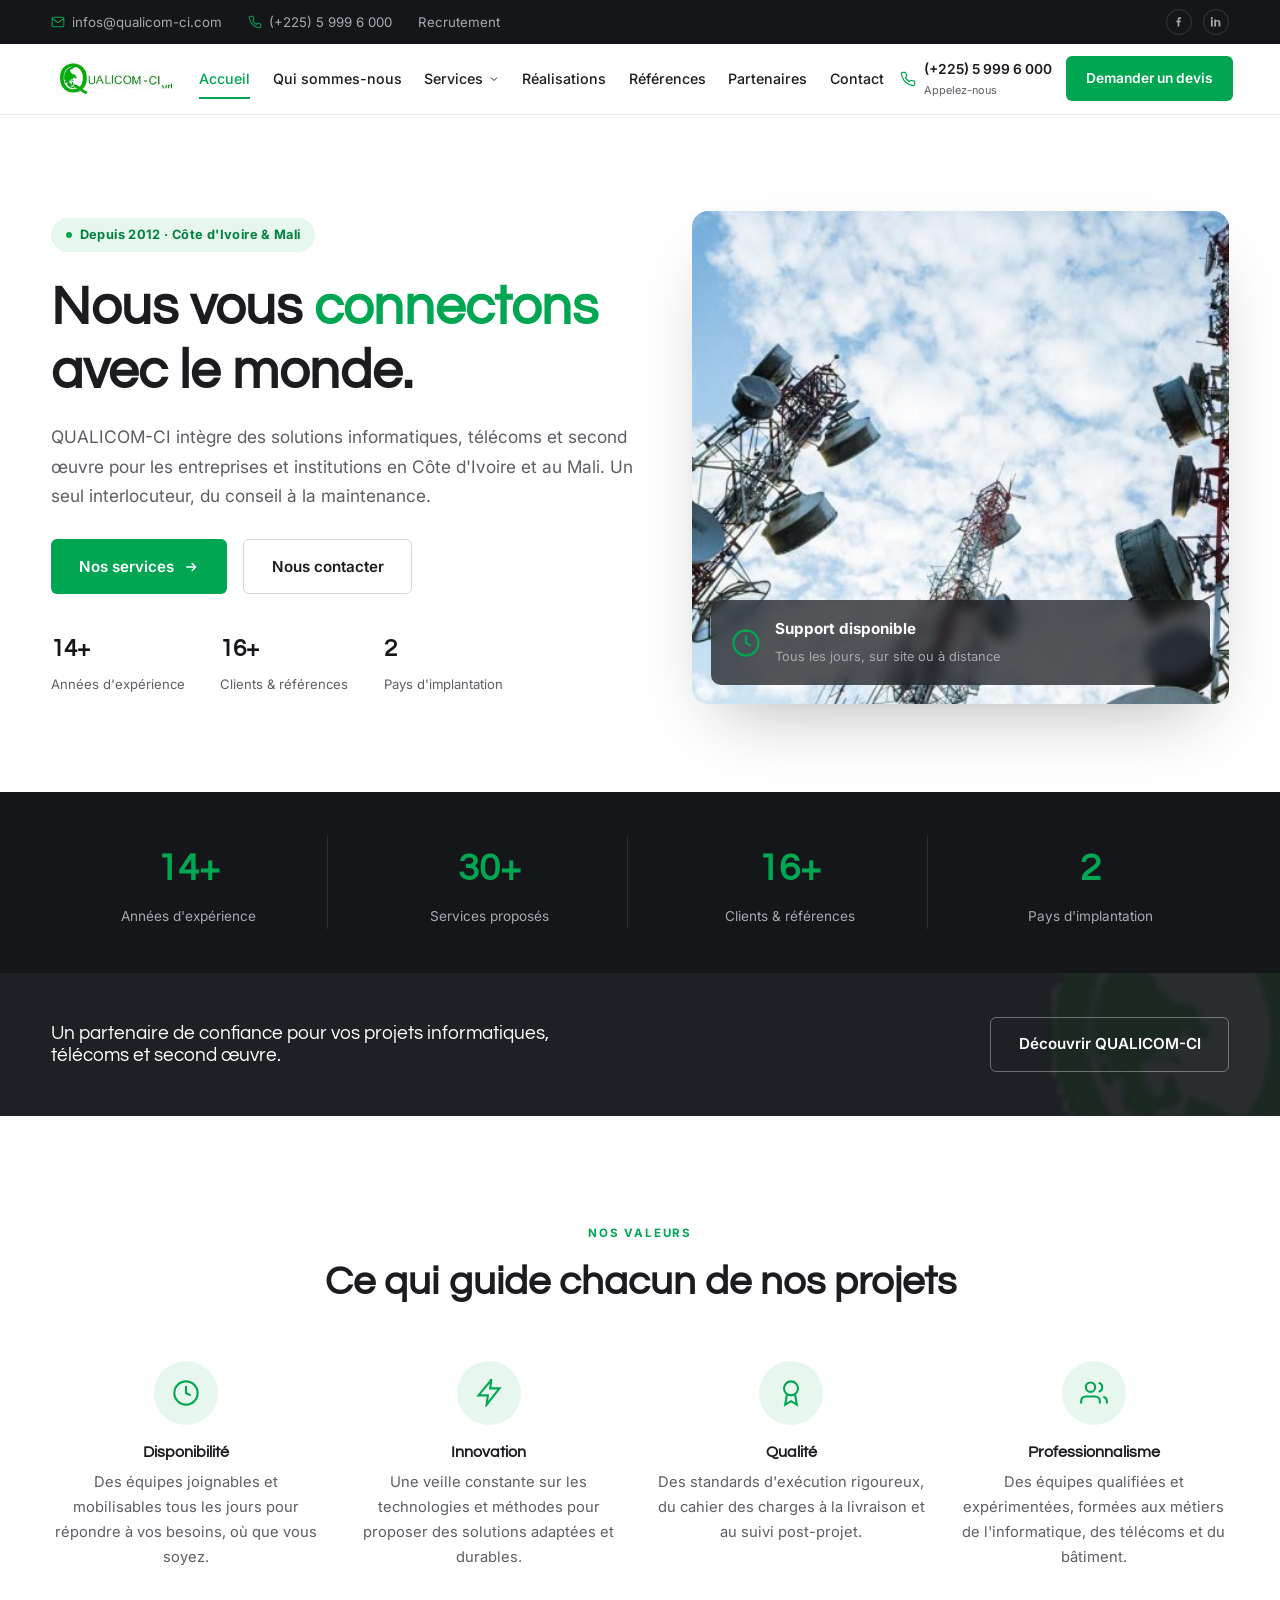
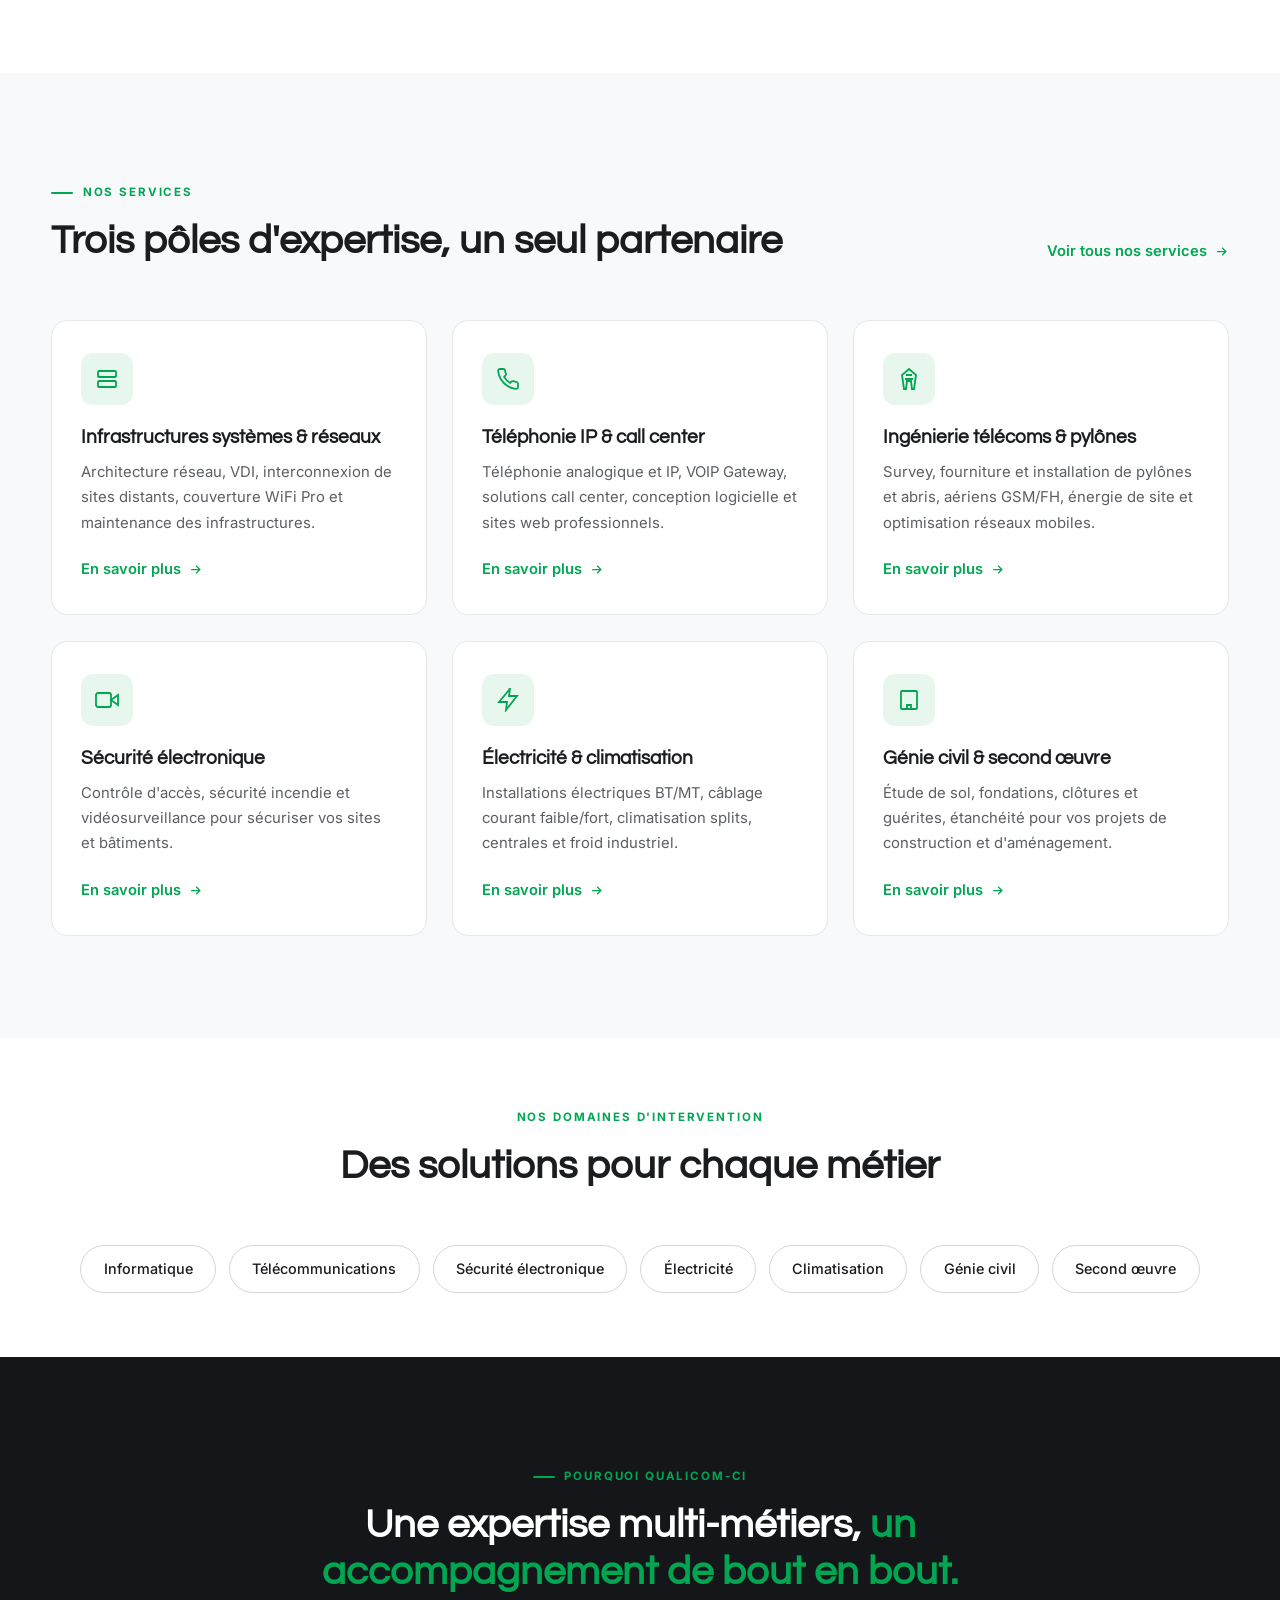
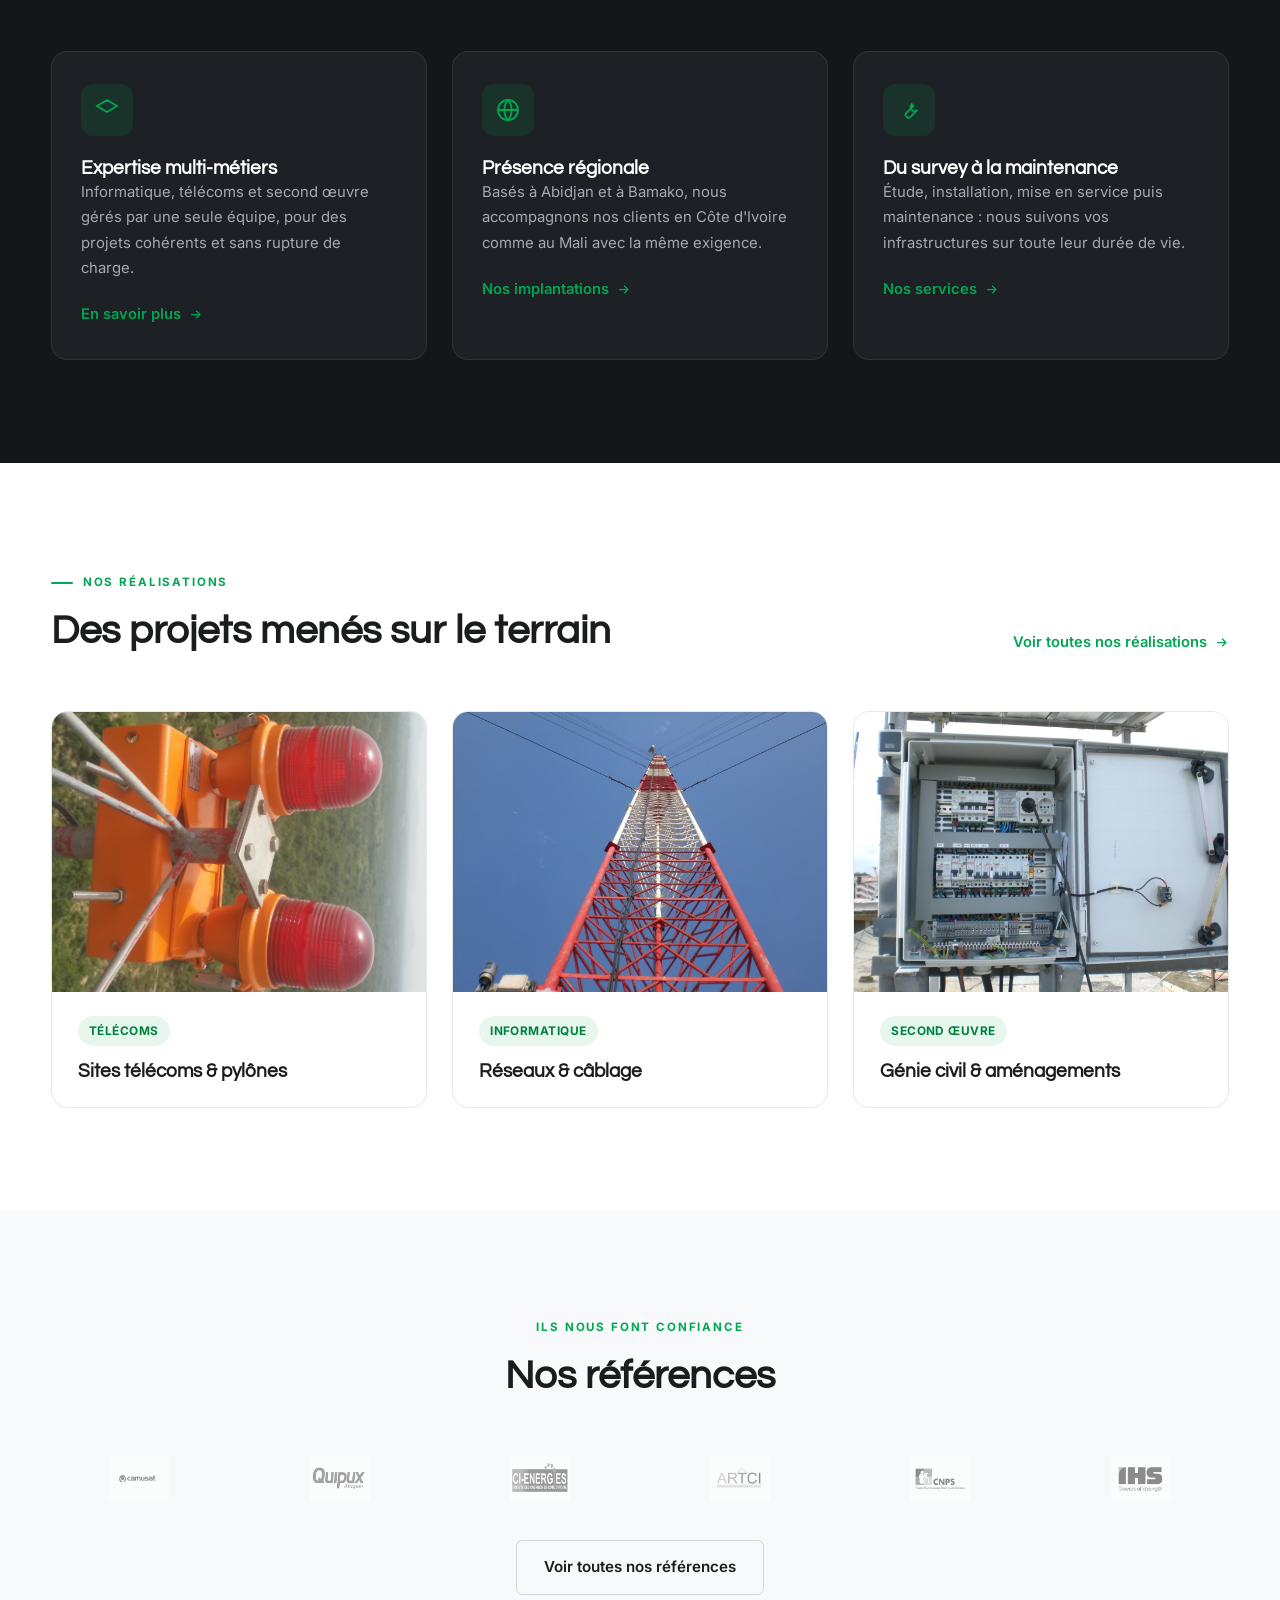
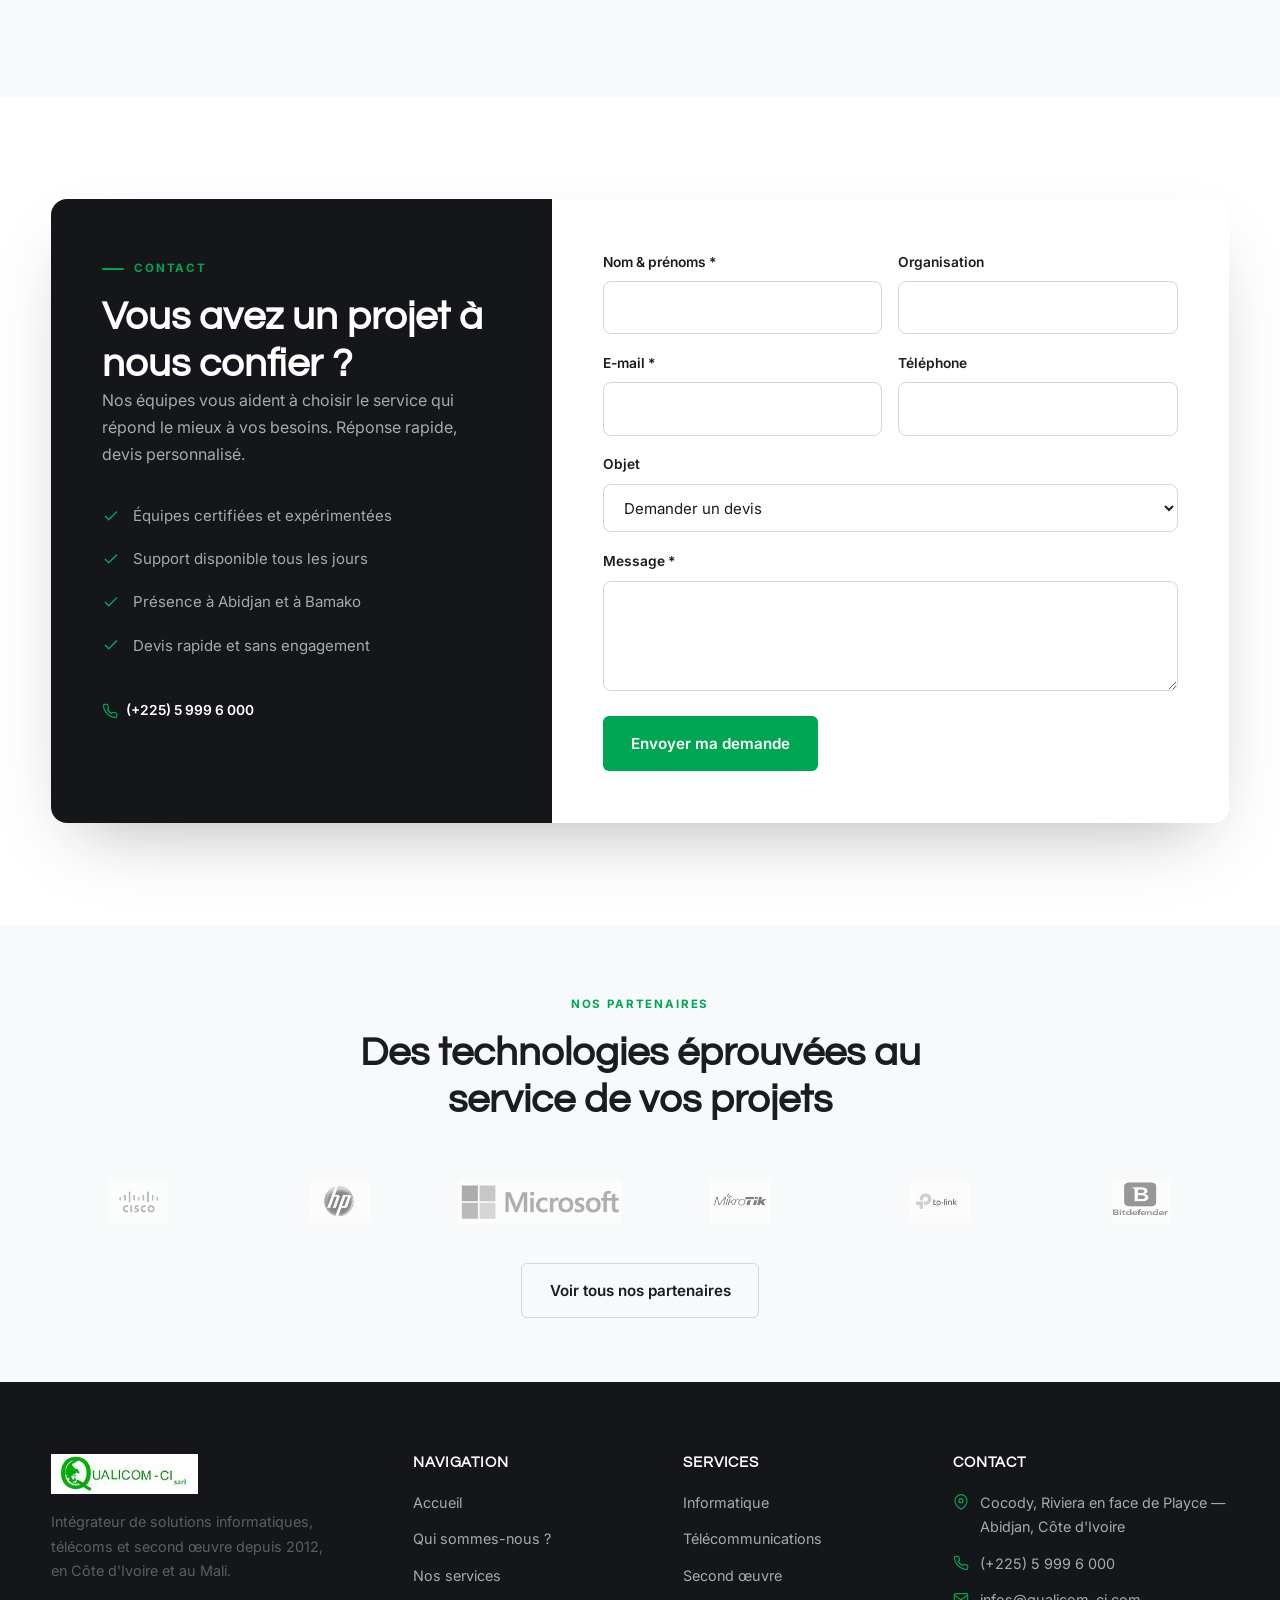
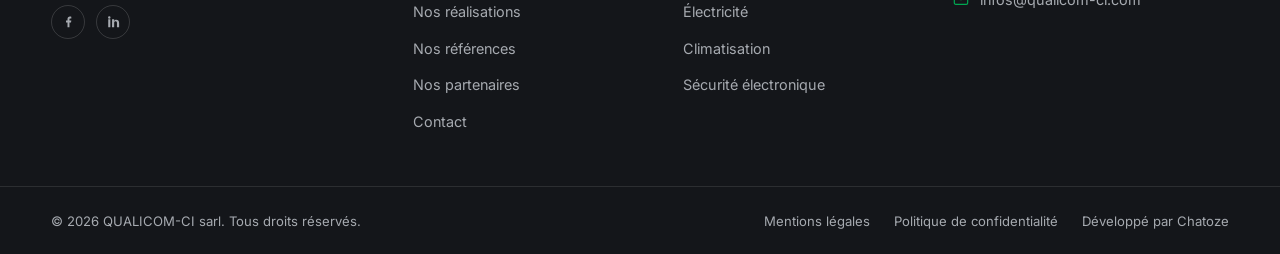
<file: index.html>
<!DOCTYPE html>
<html lang="fr">
<head>
<meta charset="UTF-8">
<meta name="viewport" content="width=device-width, initial-scale=1.0">
<title>QUALICOM-CI sarl — Informatique, Télécoms &amp; Second Œuvre | Côte d'Ivoire &amp; Mali</title>
<meta name="description" content="QUALICOM-CI : intégrateur de solutions informatiques, télécoms et second œuvre depuis 2012. Présent en Côte d'Ivoire et au Mali.">
<link rel="icon" type="image/png" href="assets/img/logo-mark.png">
<link rel="apple-touch-icon" href="assets/img/logo-mark.png">
<link rel="stylesheet" href="assets/css/style.css">
</head>
<body>
<a href="#main" class="skip-link">Aller au contenu</a>

<!-- Topbar -->
<div class="topbar">
  <div class="container">
    <div class="topbar-left">
      <a href="mailto:infos@qualicom-ci.com" class="topbar-item">
        <svg viewBox="0 0 24 24" fill="none" stroke="currentColor" stroke-width="1.8"><rect x="2" y="4" width="20" height="16" rx="2"/><path d="M22 6l-10 7L2 6"/></svg>
        infos@qualicom-ci.com
      </a>
      <a href="tel:+2255999600" class="topbar-item">
        <svg viewBox="0 0 24 24" fill="none" stroke="currentColor" stroke-width="1.8"><path d="M22 16.92v3a2 2 0 0 1-2.18 2 19.79 19.79 0 0 1-8.63-3.07 19.5 19.5 0 0 1-6-6 19.79 19.79 0 0 1-3.07-8.67A2 2 0 0 1 4.11 2h3a2 2 0 0 1 2 1.72c.127.96.361 1.903.7 2.81a2 2 0 0 1-.45 2.11L8.09 9.91a16 16 0 0 0 6 6l1.27-1.27a2 2 0 0 1 2.11-.45c.907.339 1.85.573 2.81.7A2 2 0 0 1 22 16.92z"/></svg>
        (+225) 5 999 6 000
      </a>
      <a href="mailto:infos@qualicom-ci.com?subject=Recrutement" class="topbar-item">Recrutement</a>
    </div>
    <div class="topbar-social">
      <a href="#" aria-label="Facebook"><svg viewBox="0 0 24 24" fill="currentColor"><path d="M13.5 21v-7.5H16l.5-3H13.5V8.5c0-.9.25-1.5 1.55-1.5H16.5V4.3c-.27-.04-1.2-.11-2.28-.11-2.25 0-3.8 1.37-3.8 3.9V10.5H8v3h2.42V21h3.08z"/></svg></a>
      <a href="#" aria-label="LinkedIn"><svg viewBox="0 0 24 24" fill="currentColor"><path d="M6.94 8.5H3.56V21h3.38V8.5zM5.25 3.5a1.96 1.96 0 100 3.92 1.96 1.96 0 000-3.92zM21 21v-6.7c0-3.58-1.9-5.24-4.44-5.24-2.05 0-2.96 1.13-3.47 1.92V8.5H9.7c.05 1 0 12.5 0 12.5h3.38v-6.98c0-.37.03-.75.14-1.02.3-.75 1-1.53 2.16-1.53 1.53 0 2.14 1.16 2.14 2.87V21H21z"/></svg></a>
    </div>
  </div>
</div>

<!-- Header -->
<header class="site-header">
  <div class="container header-inner">
    <a href="index.html" class="brand"><img src="assets/img/logo-qualicom.png" alt="QUALICOM-CI sarl"></a>
    <nav class="main-nav" aria-label="Navigation principale">
      <a href="index.html" class="nav-link active">Accueil</a>
      <a href="qui-sommes-nous.html" class="nav-link">Qui sommes-nous</a>
      <div class="has-sub">
        <a href="services.html" class="nav-link">Services <svg viewBox="0 0 24 24" fill="none" stroke="currentColor" stroke-width="2"><path d="M6 9l6 6 6-6"/></svg></a>
        <div class="subnav">
          <a href="services-informatique.html">Informatique</a>
          <a href="services-telecoms.html">Télécommunications</a>
          <a href="services-second-oeuvre.html">Second œuvre &amp; autres</a>
          <a href="services.html">Tous nos services</a>
        </div>
      </div>
      <a href="realisations.html" class="nav-link">Réalisations</a>
      <a href="nos-references.html" class="nav-link">Références</a>
      <a href="partenaires.html" class="nav-link">Partenaires</a>
      <a href="contact.html" class="nav-link">Contact</a>
    </nav>
    <div class="header-actions">
      <a href="tel:+2255999600" class="header-phone">
        <svg viewBox="0 0 24 24" fill="none" stroke="currentColor" stroke-width="1.8"><path d="M22 16.92v3a2 2 0 0 1-2.18 2 19.79 19.79 0 0 1-8.63-3.07 19.5 19.5 0 0 1-6-6 19.79 19.79 0 0 1-3.07-8.67A2 2 0 0 1 4.11 2h3a2 2 0 0 1 2 1.72c.127.96.361 1.903.7 2.81a2 2 0 0 1-.45 2.11L8.09 9.91a16 16 0 0 0 6 6l1.27-1.27a2 2 0 0 1 2.11-.45c.907.339 1.85.573 2.81.7A2 2 0 0 1 22 16.92z"/></svg>
        <span>(+225) 5 999 6 000<small>Appelez-nous</small></span>
      </a>
      <a href="contact.html" class="btn btn-primary btn-sm">Demander un devis</a>
      <button class="burger" id="burger" aria-label="Menu" aria-expanded="false"><span></span><span></span><span></span></button>
    </div>
  </div>
</header>

<!-- Mobile menu -->
<div class="mobile-menu" id="mobile-menu">
  <div class="mobile-menu-top">
    <img src="assets/img/logo-qualicom.png" alt="QUALICOM-CI sarl">
    <button class="m-close" aria-label="Fermer"></button>
  </div>
  <a href="index.html" class="m-link">Accueil</a>
  <a href="qui-sommes-nous.html" class="m-link">Qui sommes-nous</a>
  <a href="services.html" class="m-link">Services</a>
  <div class="m-sub">
    <a href="services-informatique.html">Informatique</a>
    <a href="services-telecoms.html">Télécommunications</a>
    <a href="services-second-oeuvre.html">Second œuvre &amp; autres</a>
  </div>
  <a href="realisations.html" class="m-link">Réalisations</a>
  <a href="nos-references.html" class="m-link">Références</a>
  <a href="partenaires.html" class="m-link">Partenaires</a>
  <a href="contact.html" class="m-link">Contact</a>
  <a href="contact.html" class="btn btn-primary">Demander un devis</a>
</div>

<main id="main">

  <!-- Hero -->
  <section class="hero">
    <div class="container hero-grid">
      <div data-reveal>
        <div class="hero-badge"><span class="dot"></span> Depuis 2012 · Côte d'Ivoire &amp; Mali</div>
        <h1>Nous vous <span class="accent">connectons</span> avec le monde.</h1>
        <p class="lead">QUALICOM-CI intègre des solutions informatiques, télécoms et second œuvre pour les entreprises et institutions en Côte d'Ivoire et au Mali. Un seul interlocuteur, du conseil à la maintenance.</p>
        <div class="hero-cta">
          <a href="services.html" class="btn btn-primary">Nos services
            <svg viewBox="0 0 24 24" fill="none" stroke="currentColor" stroke-width="2"><path d="M5 12h14M13 6l6 6-6 6"/></svg>
          </a>
          <a href="contact.html" class="btn btn-outline">Nous contacter</a>
        </div>
        <div class="hero-stats-inline">
          <div><strong>14+</strong><span>Années d'expérience</span></div>
          <div><strong>16+</strong><span>Clients &amp; références</span></div>
          <div><strong>2</strong><span>Pays d'implantation</span></div>
        </div>
      </div>
      <div class="hero-visual" data-reveal data-delay="150">
        <img src="assets/img/hero-main.jpg" alt="Équipe technique QUALICOM-CI sur site">
        <div class="hero-visual-badge">
          <svg viewBox="0 0 24 24" fill="none" stroke="currentColor" stroke-width="1.8"><circle cx="12" cy="12" r="10"/><path d="M12 6v6l4 2"/></svg>
          <div><strong>Support disponible</strong><span>Tous les jours, sur site ou à distance</span></div>
        </div>
      </div>
    </div>
  </section>

  <!-- Stat bar -->
  <section class="stat-bar">
    <div class="container">
      <div class="stat-item"><strong data-count="14" data-suffix="+">0</strong><span>Années d'expérience</span></div>
      <div class="stat-item"><strong data-count="30" data-suffix="+">0</strong><span>Services proposés</span></div>
      <div class="stat-item"><strong data-count="16" data-suffix="+">0</strong><span>Clients &amp; références</span></div>
      <div class="stat-item"><strong data-count="2">0</strong><span>Pays d'implantation</span></div>
    </div>
  </section>

  <!-- Trust banner -->
  <section class="trust-banner">
    <img class="trust-banner-mark" src="assets/img/logo-mark.png" alt="">
    <div class="container">
      <h3>Un partenaire de confiance pour vos projets informatiques, télécoms et second œuvre.</h3>
      <a href="qui-sommes-nous.html" class="btn btn-outline-light">Découvrir QUALICOM-CI</a>
    </div>
  </section>

  <!-- Values / feature icons -->
  <section class="sec">
    <div class="container">
      <div class="sec-head center" data-reveal>
        <div class="eyebrow">Nos valeurs</div>
        <h2>Ce qui guide chacun de nos projets</h2>
      </div>
      <div class="feature-grid">
        <div class="feature-item" data-reveal>
          <div class="feature-icon"><svg viewBox="0 0 24 24" fill="none" stroke="currentColor" stroke-width="1.8"><circle cx="12" cy="12" r="10"/><path d="M12 6v6l4 2"/></svg></div>
          <h4>Disponibilité</h4>
          <p>Des équipes joignables et mobilisables tous les jours pour répondre à vos besoins, où que vous soyez.</p>
        </div>
        <div class="feature-item" data-reveal data-delay="80">
          <div class="feature-icon"><svg viewBox="0 0 24 24" fill="none" stroke="currentColor" stroke-width="1.8"><path d="M13 2L3 14h8l-1 8 11-14h-8l1-8z"/></svg></div>
          <h4>Innovation</h4>
          <p>Une veille constante sur les technologies et méthodes pour proposer des solutions adaptées et durables.</p>
        </div>
        <div class="feature-item" data-reveal data-delay="160">
          <div class="feature-icon"><svg viewBox="0 0 24 24" fill="none" stroke="currentColor" stroke-width="1.8"><circle cx="12" cy="8" r="6"/><path d="M8.5 13.5L7 22l5-3 5 3-1.5-8.5"/></svg></div>
          <h4>Qualité</h4>
          <p>Des standards d'exécution rigoureux, du cahier des charges à la livraison et au suivi post-projet.</p>
        </div>
        <div class="feature-item" data-reveal data-delay="240">
          <div class="feature-icon"><svg viewBox="0 0 24 24" fill="none" stroke="currentColor" stroke-width="1.8"><path d="M17 21v-2a4 4 0 00-4-4H5a4 4 0 00-4 4v2"/><circle cx="9" cy="7" r="4"/><path d="M23 21v-2a4 4 0 00-3-3.87M16 3.13a4 4 0 010 7.75"/></svg></div>
          <h4>Professionnalisme</h4>
          <p>Des équipes qualifiées et expérimentées, formées aux métiers de l'informatique, des télécoms et du bâtiment.</p>
        </div>
      </div>
    </div>
  </section>

  <!-- Services -->
  <section class="sec sec-alt">
    <div class="container">
      <div class="sec-head split" data-reveal>
        <div>
          <div class="eyebrow">Nos services</div>
          <h2>Trois pôles d'expertise, un seul partenaire</h2>
        </div>
        <a href="services.html" class="btn-link">Voir tous nos services
          <svg viewBox="0 0 24 24" fill="none" stroke="currentColor" stroke-width="2"><path d="M5 12h14M13 6l6 6-6 6"/></svg>
        </a>
      </div>
      <div class="card-grid">
        <div class="card" data-reveal>
          <div class="card-icon"><svg viewBox="0 0 24 24" fill="none" stroke="currentColor" stroke-width="1.8"><rect x="3" y="4" width="18" height="6" rx="1"/><rect x="3" y="14" width="18" height="6" rx="1"/><path d="M7 7h.01M7 17h.01"/></svg></div>
          <h3>Infrastructures systèmes &amp; réseaux</h3>
          <p>Architecture réseau, VDI, interconnexion de sites distants, couverture WiFi Pro et maintenance des infrastructures.</p>
          <a href="services-informatique.html" class="btn-link">En savoir plus <svg viewBox="0 0 24 24" fill="none" stroke="currentColor" stroke-width="2"><path d="M5 12h14M13 6l6 6-6 6"/></svg></a>
        </div>
        <div class="card" data-reveal data-delay="80">
          <div class="card-icon"><svg viewBox="0 0 24 24" fill="none" stroke="currentColor" stroke-width="1.8"><path d="M22 16.92v3a2 2 0 0 1-2.18 2 19.79 19.79 0 0 1-8.63-3.07 19.5 19.5 0 0 1-6-6 19.79 19.79 0 0 1-3.07-8.67A2 2 0 0 1 4.11 2h3a2 2 0 0 1 2 1.72c.127.96.361 1.903.7 2.81a2 2 0 0 1-.45 2.11L8.09 9.91a16 16 0 0 0 6 6l1.27-1.27a2 2 0 0 1 2.11-.45c.907.339 1.85.573 2.81.7A2 2 0 0 1 22 16.92z"/></svg></div>
          <h3>Téléphonie IP &amp; call center</h3>
          <p>Téléphonie analogique et IP, VOIP Gateway, solutions call center, conception logicielle et sites web professionnels.</p>
          <a href="services-informatique.html" class="btn-link">En savoir plus <svg viewBox="0 0 24 24" fill="none" stroke="currentColor" stroke-width="2"><path d="M5 12h14M13 6l6 6-6 6"/></svg></a>
        </div>
        <div class="card" data-reveal data-delay="160">
          <div class="card-icon"><svg viewBox="0 0 24 24" fill="none" stroke="currentColor" stroke-width="1.8"><path d="M12 2l7 6-2 14h-2l-1-8h-4l-1 8H7L5 8l7-6z"/><path d="M8 12h8M9 8h6"/></svg></div>
          <h3>Ingénierie télécoms &amp; pylônes</h3>
          <p>Survey, fourniture et installation de pylônes et abris, aériens GSM/FH, énergie de site et optimisation réseaux mobiles.</p>
          <a href="services-telecoms.html" class="btn-link">En savoir plus <svg viewBox="0 0 24 24" fill="none" stroke="currentColor" stroke-width="2"><path d="M5 12h14M13 6l6 6-6 6"/></svg></a>
        </div>
        <div class="card" data-reveal>
          <div class="card-icon"><svg viewBox="0 0 24 24" fill="none" stroke="currentColor" stroke-width="1.8"><path d="M23 7l-7 5 7 5V7z"/><rect x="1" y="5" width="15" height="14" rx="2"/></svg></div>
          <h3>Sécurité électronique</h3>
          <p>Contrôle d'accès, sécurité incendie et vidéosurveillance pour sécuriser vos sites et bâtiments.</p>
          <a href="services-second-oeuvre.html" class="btn-link">En savoir plus <svg viewBox="0 0 24 24" fill="none" stroke="currentColor" stroke-width="2"><path d="M5 12h14M13 6l6 6-6 6"/></svg></a>
        </div>
        <div class="card" data-reveal data-delay="80">
          <div class="card-icon"><svg viewBox="0 0 24 24" fill="none" stroke="currentColor" stroke-width="1.8"><path d="M13 2L3 14h8l-1 8 11-14h-8l1-8z"/></svg></div>
          <h3>Électricité &amp; climatisation</h3>
          <p>Installations électriques BT/MT, câblage courant faible/fort, climatisation splits, centrales et froid industriel.</p>
          <a href="services-second-oeuvre.html" class="btn-link">En savoir plus <svg viewBox="0 0 24 24" fill="none" stroke="currentColor" stroke-width="2"><path d="M5 12h14M13 6l6 6-6 6"/></svg></a>
        </div>
        <div class="card" data-reveal data-delay="160">
          <div class="card-icon"><svg viewBox="0 0 24 24" fill="none" stroke="currentColor" stroke-width="1.8"><rect x="4" y="3" width="16" height="18" rx="1"/><path d="M9 7h.01M15 7h.01M9 11h.01M15 11h.01M10 21v-4h4v4"/></svg></div>
          <h3>Génie civil &amp; second œuvre</h3>
          <p>Étude de sol, fondations, clôtures et guérites, étanchéité pour vos projets de construction et d'aménagement.</p>
          <a href="services-second-oeuvre.html" class="btn-link">En savoir plus <svg viewBox="0 0 24 24" fill="none" stroke="currentColor" stroke-width="2"><path d="M5 12h14M13 6l6 6-6 6"/></svg></a>
        </div>
      </div>
    </div>
  </section>

  <!-- Sectors pill row -->
  <section class="sec-sm">
    <div class="container">
      <div class="sec-head center" data-reveal>
        <div class="eyebrow">Nos domaines d'intervention</div>
        <h2>Des solutions pour chaque métier</h2>
      </div>
      <div class="pill-row" data-reveal>
        <span class="pill">Informatique</span>
        <span class="pill">Télécommunications</span>
        <span class="pill">Sécurité électronique</span>
        <span class="pill">Électricité</span>
        <span class="pill">Climatisation</span>
        <span class="pill">Génie civil</span>
        <span class="pill">Second œuvre</span>
      </div>
    </div>
  </section>

  <!-- Why choose us (dark) -->
  <section class="sec sec-dark">
    <div class="container">
      <div class="challenge-head" data-reveal>
        <div class="eyebrow">Pourquoi QUALICOM-CI</div>
        <h2>Une expertise multi-métiers, <span class="accent">un accompagnement de bout en bout.</span></h2>
      </div>
      <div class="card-grid">
        <div class="card-dark" data-reveal>
          <div class="card-icon"><svg viewBox="0 0 24 24" fill="none" stroke="currentColor" stroke-width="1.8"><path d="M12 2l10 6-10 6L2 8l10-6z"/></svg></div>
          <h3>Expertise multi-métiers</h3>
          <p>Informatique, télécoms et second œuvre gérés par une seule équipe, pour des projets cohérents et sans rupture de charge.</p>
          <a href="qui-sommes-nous.html" class="btn-link">En savoir plus <svg viewBox="0 0 24 24" fill="none" stroke="currentColor" stroke-width="2"><path d="M5 12h14M13 6l6 6-6 6"/></svg></a>
        </div>
        <div class="card-dark" data-reveal data-delay="80">
          <div class="card-icon"><svg viewBox="0 0 24 24" fill="none" stroke="currentColor" stroke-width="1.8"><circle cx="12" cy="12" r="10"/><path d="M2 12h20M12 2a15.3 15.3 0 010 20 15.3 15.3 0 010-20z"/></svg></div>
          <h3>Présence régionale</h3>
          <p>Basés à Abidjan et à Bamako, nous accompagnons nos clients en Côte d'Ivoire comme au Mali avec la même exigence.</p>
          <a href="contact.html" class="btn-link">Nos implantations <svg viewBox="0 0 24 24" fill="none" stroke="currentColor" stroke-width="2"><path d="M5 12h14M13 6l6 6-6 6"/></svg></a>
        </div>
        <div class="card-dark" data-reveal data-delay="160">
          <div class="card-icon"><svg viewBox="0 0 24 24" fill="none" stroke="currentColor" stroke-width="1.8"><path d="M14.7 6.3a4 4 0 105.66 5.66L13 19.3a2 2 0 01-2.83 0l-1.17-1.17a2 2 0 010-2.83l7.36-7.36a4 4 0 01-1.66-1.64z"/></svg></div>
          <h3>Du survey à la maintenance</h3>
          <p>Étude, installation, mise en service puis maintenance : nous suivons vos infrastructures sur toute leur durée de vie.</p>
          <a href="services.html" class="btn-link">Nos services <svg viewBox="0 0 24 24" fill="none" stroke="currentColor" stroke-width="2"><path d="M5 12h14M13 6l6 6-6 6"/></svg></a>
        </div>
      </div>
    </div>
  </section>

  <!-- Réalisations preview -->
  <section class="sec">
    <div class="container">
      <div class="sec-head split" data-reveal>
        <div>
          <div class="eyebrow">Nos réalisations</div>
          <h2>Des projets menés sur le terrain</h2>
        </div>
        <a href="realisations.html" class="btn-link">Voir toutes nos réalisations
          <svg viewBox="0 0 24 24" fill="none" stroke="currentColor" stroke-width="2"><path d="M5 12h14M13 6l6 6-6 6"/></svg>
        </a>
      </div>
      <div class="card-grid">
        <a href="realisations.html" class="card-photo" data-reveal>
          <div class="card-photo-img"><img src="assets/img/photo-02.jpg" alt="Site télécoms QUALICOM-CI"></div>
          <div class="card-photo-body"><span class="card-tag">Télécoms</span><h3>Sites télécoms &amp; pylônes</h3></div>
        </a>
        <a href="realisations.html" class="card-photo" data-reveal data-delay="80">
          <div class="card-photo-img"><img src="assets/img/photo-04.jpg" alt="Infrastructure réseaux QUALICOM-CI"></div>
          <div class="card-photo-body"><span class="card-tag">Informatique</span><h3>Réseaux &amp; câblage</h3></div>
        </a>
        <a href="realisations.html" class="card-photo" data-reveal data-delay="160">
          <div class="card-photo-img"><img src="assets/img/photo-06.jpg" alt="Génie civil QUALICOM-CI"></div>
          <div class="card-photo-body"><span class="card-tag">Second œuvre</span><h3>Génie civil &amp; aménagements</h3></div>
        </a>
      </div>
    </div>
  </section>

  <!-- Références (client logos) -->
  <section class="sec sec-alt">
    <div class="container">
      <div class="sec-head center" data-reveal>
        <div class="eyebrow">Ils nous font confiance</div>
        <h2>Nos références</h2>
      </div>
      <div class="logo-strip" data-reveal>
        <a href="nos-references.html"><img src="assets/img/c-camusat.png" alt="Camusat"></a>
        <a href="nos-references.html"><img src="assets/img/c-quipux.png" alt="Quipux Afrique"></a>
        <a href="nos-references.html"><img src="assets/img/c-cienergies.png" alt="CI-ENERGIES"></a>
        <a href="nos-references.html"><img src="assets/img/c-artci.png" alt="ARTCI"></a>
        <a href="nos-references.html"><img src="assets/img/c-cnps.png" alt="CNPS"></a>
        <a href="nos-references.html"><img src="assets/img/c-ihs.png" alt="IHS"></a>
      </div>
      <div class="center" style="margin-top:2.5rem">
        <a href="nos-references.html" class="btn btn-outline">Voir toutes nos références</a>
      </div>
    </div>
  </section>

  <!-- Contact split -->
  <section class="sec">
    <div class="container">
      <div class="contact-split" data-reveal>
        <div class="contact-split-left">
          <div class="eyebrow">Contact</div>
          <h2>Vous avez un projet à nous confier ?</h2>
          <p>Nos équipes vous aident à choisir le service qui répond le mieux à vos besoins. Réponse rapide, devis personnalisé.</p>
          <ul class="benefit-list">
            <li><svg viewBox="0 0 24 24" fill="none" stroke="currentColor" stroke-width="2"><path d="M20 6L9 17l-5-5"/></svg> Équipes certifiées et expérimentées</li>
            <li><svg viewBox="0 0 24 24" fill="none" stroke="currentColor" stroke-width="2"><path d="M20 6L9 17l-5-5"/></svg> Support disponible tous les jours</li>
            <li><svg viewBox="0 0 24 24" fill="none" stroke="currentColor" stroke-width="2"><path d="M20 6L9 17l-5-5"/></svg> Présence à Abidjan et à Bamako</li>
            <li><svg viewBox="0 0 24 24" fill="none" stroke="currentColor" stroke-width="2"><path d="M20 6L9 17l-5-5"/></svg> Devis rapide et sans engagement</li>
          </ul>
          <a href="tel:+2255999600" class="header-phone">
            <svg viewBox="0 0 24 24" fill="none" stroke="currentColor" stroke-width="1.8"><path d="M22 16.92v3a2 2 0 0 1-2.18 2 19.79 19.79 0 0 1-8.63-3.07 19.5 19.5 0 0 1-6-6 19.79 19.79 0 0 1-3.07-8.67A2 2 0 0 1 4.11 2h3a2 2 0 0 1 2 1.72c.127.96.361 1.903.7 2.81a2 2 0 0 1-.45 2.11L8.09 9.91a16 16 0 0 0 6 6l1.27-1.27a2 2 0 0 1 2.11-.45c.907.339 1.85.573 2.81.7A2 2 0 0 1 22 16.92z"/></svg>
            <span>(+225) 5 999 6 000</span>
          </a>
        </div>
        <div class="contact-split-right">
          <form id="contact-form">
            <div class="form-row">
              <div class="field"><label for="nom">Nom &amp; prénoms *</label><input type="text" id="nom" name="nom" required></div>
              <div class="field"><label for="organisation">Organisation</label><input type="text" id="organisation" name="organisation"></div>
            </div>
            <div class="form-row">
              <div class="field"><label for="email">E-mail *</label><input type="email" id="email" name="email" required></div>
              <div class="field"><label for="telephone">Téléphone</label><input type="tel" id="telephone" name="telephone"></div>
            </div>
            <div class="field">
              <label for="objet">Objet</label>
              <select id="objet" name="objet">
                <option>Demander un devis</option>
                <option>Services informatiques</option>
                <option>Services télécoms</option>
                <option>Second œuvre / électricité / climatisation</option>
                <option>Maintenance &amp; support</option>
                <option>Partenariat</option>
                <option>Autre</option>
              </select>
            </div>
            <div class="field"><label for="message">Message *</label><textarea id="message" name="message" required></textarea></div>
            <button type="submit" class="btn btn-primary">Envoyer ma demande</button>
            <div class="form-success" id="form-success">Merci ! Votre message a bien été envoyé, notre équipe vous recontacte rapidement.</div>
          </form>
        </div>
      </div>
    </div>
  </section>

  <!-- Partners strip -->
  <section class="sec-sm sec-alt">
    <div class="container">
      <div class="sec-head center" data-reveal>
        <div class="eyebrow">Nos partenaires</div>
        <h2>Des technologies éprouvées au service de vos projets</h2>
      </div>
      <div class="logo-strip" data-reveal>
        <a href="partenaires.html"><img src="assets/img/p-cisco.png" alt="Cisco"></a>
        <a href="partenaires.html"><img src="assets/img/p-hp.png" alt="HP"></a>
        <a href="partenaires.html"><img src="assets/img/p-microsoft.png" alt="Microsoft"></a>
        <a href="partenaires.html"><img src="assets/img/p-mikrotik.png" alt="MikroTik"></a>
        <a href="partenaires.html"><img src="assets/img/p-tplink.png" alt="TP-Link"></a>
        <a href="partenaires.html"><img src="assets/img/p-bitdefender.png" alt="Bitdefender"></a>
      </div>
      <div class="center" style="margin-top:2.5rem">
        <a href="partenaires.html" class="btn btn-outline">Voir tous nos partenaires</a>
      </div>
    </div>
  </section>

</main>

<!-- Footer -->
<footer class="site-footer">
  <div class="container footer-top">
    <div class="footer-brand">
      <img src="assets/img/logo-qualicom.png" alt="QUALICOM-CI sarl">
      <p>Intégrateur de solutions informatiques, télécoms et second œuvre depuis 2012, en Côte d'Ivoire et au Mali.</p>
      <div class="footer-social">
        <a href="#" aria-label="Facebook"><svg viewBox="0 0 24 24" fill="currentColor"><path d="M13.5 21v-7.5H16l.5-3H13.5V8.5c0-.9.25-1.5 1.55-1.5H16.5V4.3c-.27-.04-1.2-.11-2.28-.11-2.25 0-3.8 1.37-3.8 3.9V10.5H8v3h2.42V21h3.08z"/></svg></a>
        <a href="#" aria-label="LinkedIn"><svg viewBox="0 0 24 24" fill="currentColor"><path d="M6.94 8.5H3.56V21h3.38V8.5zM5.25 3.5a1.96 1.96 0 100 3.92 1.96 1.96 0 000-3.92zM21 21v-6.7c0-3.58-1.9-5.24-4.44-5.24-2.05 0-2.96 1.13-3.47 1.92V8.5H9.7c.05 1 0 12.5 0 12.5h3.38v-6.98c0-.37.03-.75.14-1.02.3-.75 1-1.53 2.16-1.53 1.53 0 2.14 1.16 2.14 2.87V21H21z"/></svg></a>
      </div>
    </div>
    <div class="footer-col">
      <h4>Navigation</h4>
      <ul>
        <li><a href="index.html">Accueil</a></li>
        <li><a href="qui-sommes-nous.html">Qui sommes-nous ?</a></li>
        <li><a href="services.html">Nos services</a></li>
        <li><a href="realisations.html">Nos réalisations</a></li>
        <li><a href="nos-references.html">Nos références</a></li>
        <li><a href="partenaires.html">Nos partenaires</a></li>
        <li><a href="contact.html">Contact</a></li>
      </ul>
    </div>
    <div class="footer-col">
      <h4>Services</h4>
      <ul>
        <li><a href="services-informatique.html">Informatique</a></li>
        <li><a href="services-telecoms.html">Télécommunications</a></li>
        <li><a href="services-second-oeuvre.html">Second œuvre</a></li>
        <li><a href="services-second-oeuvre.html">Électricité</a></li>
        <li><a href="services-second-oeuvre.html">Climatisation</a></li>
        <li><a href="services-second-oeuvre.html">Sécurité électronique</a></li>
      </ul>
    </div>
    <div class="footer-col">
      <h4>Contact</h4>
      <ul class="footer-contact">
        <li><svg viewBox="0 0 24 24" fill="none" stroke="currentColor" stroke-width="1.8"><path d="M21 10c0 7-9 13-9 13s-9-6-9-13a9 9 0 0 1 18 0z"/><circle cx="12" cy="10" r="3"/></svg> Cocody, Riviera en face de Playce — Abidjan, Côte d'Ivoire</li>
        <li><svg viewBox="0 0 24 24" fill="none" stroke="currentColor" stroke-width="1.8"><path d="M22 16.92v3a2 2 0 0 1-2.18 2 19.79 19.79 0 0 1-8.63-3.07 19.5 19.5 0 0 1-6-6 19.79 19.79 0 0 1-3.07-8.67A2 2 0 0 1 4.11 2h3a2 2 0 0 1 2 1.72c.127.96.361 1.903.7 2.81a2 2 0 0 1-.45 2.11L8.09 9.91a16 16 0 0 0 6 6l1.27-1.27a2 2 0 0 1 2.11-.45c.907.339 1.85.573 2.81.7A2 2 0 0 1 22 16.92z"/></svg> (+225) 5 999 6 000</li>
        <li><svg viewBox="0 0 24 24" fill="none" stroke="currentColor" stroke-width="1.8"><rect x="2" y="4" width="20" height="16" rx="2"/><path d="M22 6l-10 7L2 6"/></svg> infos@qualicom-ci.com</li>
      </ul>
    </div>
  </div>
  <div class="footer-bottom">
    <div class="container">
      <span>© <span data-year>2026</span> QUALICOM-CI sarl. Tous droits réservés.</span>
      <div class="footer-legal">
        <a href="#">Mentions légales</a>
        <a href="#">Politique de confidentialité</a>
        <span>Développé par Chatoze</span>
      </div>
    </div>
  </div>
</footer>

<button class="to-top" id="to-top" aria-label="Haut de page"><svg viewBox="0 0 24 24" fill="none" stroke="currentColor" stroke-width="2"><path d="M18 15l-6-6-6 6"/></svg></button>

<script src="assets/js/main.js"></script>
</body>
</html>
</file>
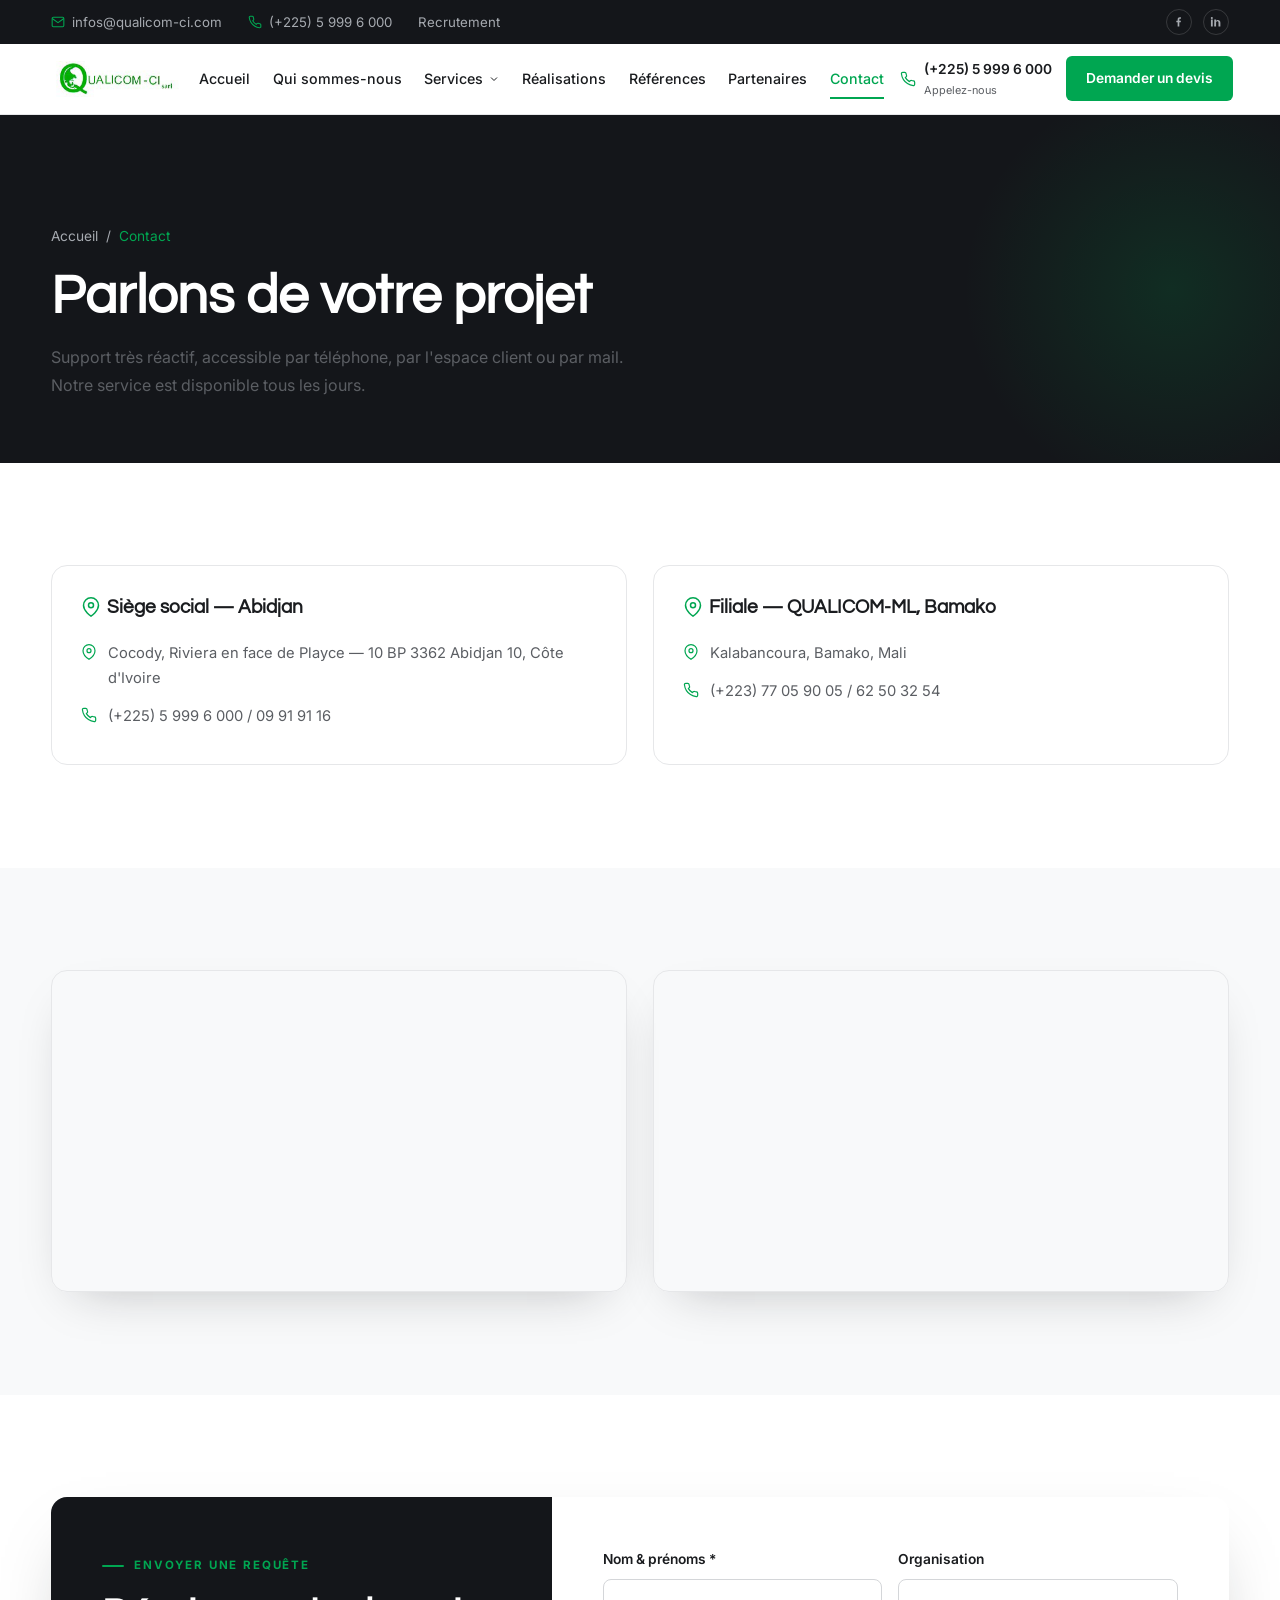
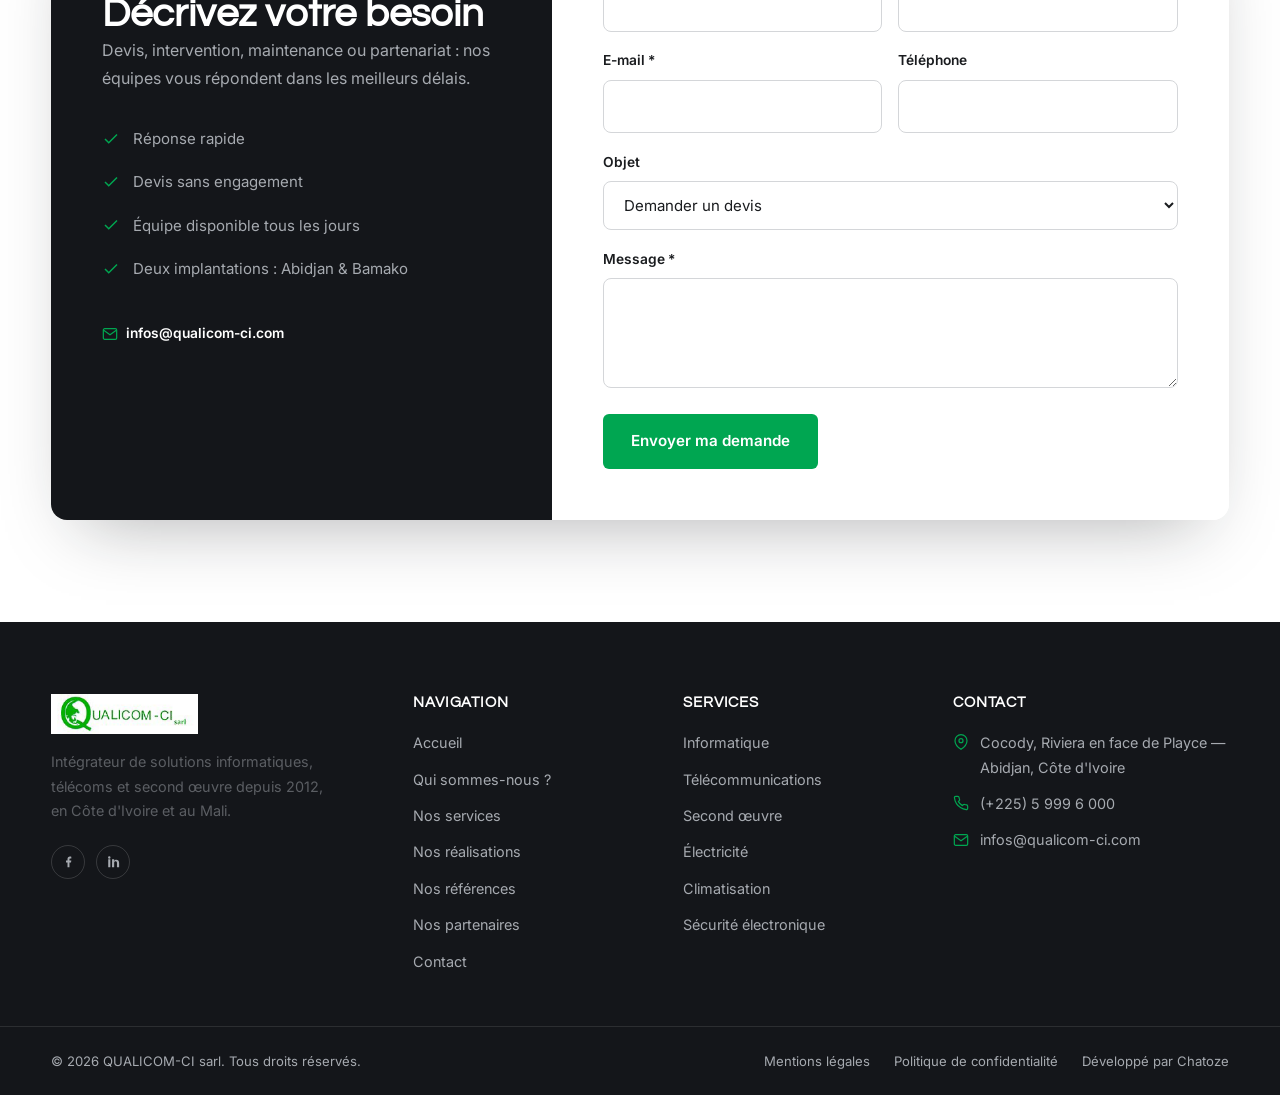
<file: contact.html>
<!DOCTYPE html>
<html lang="fr">
<head>
<meta charset="UTF-8">
<meta name="viewport" content="width=device-width, initial-scale=1.0">
<title>Contact — QUALICOM-CI sarl</title>
<meta name="description" content="Contactez QUALICOM-CI : Abidjan (Cocody, Riviera) — (+225) 5 999 6 000 ; Bamako (Kalabancoura) — (+223) 77 05 90 05 ; infos@qualicom-ci.com. Formulaire de requête en ligne.">
<link rel="icon" type="image/png" href="assets/img/logo-mark.png">
<link rel="apple-touch-icon" href="assets/img/logo-mark.png">
<link rel="stylesheet" href="assets/css/style.css">
</head>
<body>
<a href="#main" class="skip-link">Aller au contenu</a>

<div class="topbar">
  <div class="container">
    <div class="topbar-left">
      <a href="mailto:infos@qualicom-ci.com" class="topbar-item"><svg viewBox="0 0 24 24" fill="none" stroke="currentColor" stroke-width="1.8"><rect x="2" y="4" width="20" height="16" rx="2"/><path d="M22 6l-10 7L2 6"/></svg> infos@qualicom-ci.com</a>
      <a href="tel:+2255999600" class="topbar-item"><svg viewBox="0 0 24 24" fill="none" stroke="currentColor" stroke-width="1.8"><path d="M22 16.92v3a2 2 0 0 1-2.18 2 19.79 19.79 0 0 1-8.63-3.07 19.5 19.5 0 0 1-6-6 19.79 19.79 0 0 1-3.07-8.67A2 2 0 0 1 4.11 2h3a2 2 0 0 1 2 1.72c.127.96.361 1.903.7 2.81a2 2 0 0 1-.45 2.11L8.09 9.91a16 16 0 0 0 6 6l1.27-1.27a2 2 0 0 1 2.11-.45c.907.339 1.85.573 2.81.7A2 2 0 0 1 22 16.92z"/></svg> (+225) 5 999 6 000</a>
      <a href="mailto:infos@qualicom-ci.com?subject=Recrutement" class="topbar-item">Recrutement</a>
    </div>
    <div class="topbar-social">
      <a href="#" aria-label="Facebook"><svg viewBox="0 0 24 24" fill="currentColor"><path d="M13.5 21v-7.5H16l.5-3H13.5V8.5c0-.9.25-1.5 1.55-1.5H16.5V4.3c-.27-.04-1.2-.11-2.28-.11-2.25 0-3.8 1.37-3.8 3.9V10.5H8v3h2.42V21h3.08z"/></svg></a>
      <a href="#" aria-label="LinkedIn"><svg viewBox="0 0 24 24" fill="currentColor"><path d="M6.94 8.5H3.56V21h3.38V8.5zM5.25 3.5a1.96 1.96 0 100 3.92 1.96 1.96 0 000-3.92zM21 21v-6.7c0-3.58-1.9-5.24-4.44-5.24-2.05 0-2.96 1.13-3.47 1.92V8.5H9.7c.05 1 0 12.5 0 12.5h3.38v-6.98c0-.37.03-.75.14-1.02.3-.75 1-1.53 2.16-1.53 1.53 0 2.14 1.16 2.14 2.87V21H21z"/></svg></a>
    </div>
  </div>
</div>

<header class="site-header">
  <div class="container header-inner">
    <a href="index.html" class="brand"><img src="assets/img/logo-qualicom.png" alt="QUALICOM-CI sarl"></a>
    <nav class="main-nav" aria-label="Navigation principale">
      <a href="index.html" class="nav-link">Accueil</a>
      <a href="qui-sommes-nous.html" class="nav-link">Qui sommes-nous</a>
      <div class="has-sub">
        <a href="services.html" class="nav-link">Services <svg viewBox="0 0 24 24" fill="none" stroke="currentColor" stroke-width="2"><path d="M6 9l6 6 6-6"/></svg></a>
        <div class="subnav">
          <a href="services-informatique.html">Informatique</a>
          <a href="services-telecoms.html">Télécommunications</a>
          <a href="services-second-oeuvre.html">Second œuvre &amp; autres</a>
          <a href="services.html">Tous nos services</a>
        </div>
      </div>
      <a href="realisations.html" class="nav-link">Réalisations</a>
      <a href="nos-references.html" class="nav-link">Références</a>
      <a href="partenaires.html" class="nav-link">Partenaires</a>
      <a href="contact.html" class="nav-link active">Contact</a>
    </nav>
    <div class="header-actions">
      <a href="tel:+2255999600" class="header-phone"><svg viewBox="0 0 24 24" fill="none" stroke="currentColor" stroke-width="1.8"><path d="M22 16.92v3a2 2 0 0 1-2.18 2 19.79 19.79 0 0 1-8.63-3.07 19.5 19.5 0 0 1-6-6 19.79 19.79 0 0 1-3.07-8.67A2 2 0 0 1 4.11 2h3a2 2 0 0 1 2 1.72c.127.96.361 1.903.7 2.81a2 2 0 0 1-.45 2.11L8.09 9.91a16 16 0 0 0 6 6l1.27-1.27a2 2 0 0 1 2.11-.45c.907.339 1.85.573 2.81.7A2 2 0 0 1 22 16.92z"/></svg><span>(+225) 5 999 6 000<small>Appelez-nous</small></span></a>
      <a href="contact.html" class="btn btn-primary btn-sm">Demander un devis</a>
      <button class="burger" id="burger" aria-label="Menu" aria-expanded="false"><span></span><span></span><span></span></button>
    </div>
  </div>
</header>

<div class="mobile-menu" id="mobile-menu">
  <div class="mobile-menu-top"><img src="assets/img/logo-qualicom.png" alt="QUALICOM-CI sarl"><button class="m-close" aria-label="Fermer"></button></div>
  <a href="index.html" class="m-link">Accueil</a>
  <a href="qui-sommes-nous.html" class="m-link">Qui sommes-nous</a>
  <a href="services.html" class="m-link">Services</a>
  <div class="m-sub"><a href="services-informatique.html">Informatique</a><a href="services-telecoms.html">Télécommunications</a><a href="services-second-oeuvre.html">Second œuvre &amp; autres</a></div>
  <a href="realisations.html" class="m-link">Réalisations</a>
  <a href="nos-references.html" class="m-link">Références</a>
  <a href="partenaires.html" class="m-link">Partenaires</a>
  <a href="contact.html" class="m-link">Contact</a>
  <a href="contact.html" class="btn btn-primary">Demander un devis</a>
</div>

<main id="main">

  <section class="page-hero">
    <div class="container">
      <div class="breadcrumb"><a href="index.html">Accueil</a> / <span class="accent">Contact</span></div>
      <h1>Parlons de votre projet</h1>
      <p>Support très réactif, accessible par téléphone, par l'espace client ou par mail. Notre service est disponible tous les jours.</p>
    </div>
  </section>

  <section class="sec">
    <div class="container">
      <div class="card-grid cols-2" data-reveal>
        <div class="office-card">
          <h3><svg viewBox="0 0 24 24" fill="none" stroke="currentColor" stroke-width="1.8" style="width:20px;height:20px;color:var(--green);vertical-align:-4px;margin-right:.4rem"><path d="M21 10c0 7-9 13-9 13s-9-6-9-13a9 9 0 0 1 18 0z"/><circle cx="12" cy="10" r="3"/></svg>Siège social — Abidjan</h3>
          <ul>
            <li><svg viewBox="0 0 24 24" fill="none" stroke="currentColor" stroke-width="1.8"><path d="M21 10c0 7-9 13-9 13s-9-6-9-13a9 9 0 0 1 18 0z"/><circle cx="12" cy="10" r="3"/></svg> Cocody, Riviera en face de Playce — 10 BP 3362 Abidjan 10, Côte d'Ivoire</li>
            <li><svg viewBox="0 0 24 24" fill="none" stroke="currentColor" stroke-width="1.8"><path d="M22 16.92v3a2 2 0 0 1-2.18 2 19.79 19.79 0 0 1-8.63-3.07 19.5 19.5 0 0 1-6-6 19.79 19.79 0 0 1-3.07-8.67A2 2 0 0 1 4.11 2h3a2 2 0 0 1 2 1.72c.127.96.361 1.903.7 2.81a2 2 0 0 1-.45 2.11L8.09 9.91a16 16 0 0 0 6 6l1.27-1.27a2 2 0 0 1 2.11-.45c.907.339 1.85.573 2.81.7A2 2 0 0 1 22 16.92z"/></svg> (+225) 5 999 6 000 / 09 91 91 16</li>
          </ul>
        </div>
        <div class="office-card">
          <h3><svg viewBox="0 0 24 24" fill="none" stroke="currentColor" stroke-width="1.8" style="width:20px;height:20px;color:var(--green);vertical-align:-4px;margin-right:.4rem"><path d="M21 10c0 7-9 13-9 13s-9-6-9-13a9 9 0 0 1 18 0z"/><circle cx="12" cy="10" r="3"/></svg>Filiale — QUALICOM-ML, Bamako</h3>
          <ul>
            <li><svg viewBox="0 0 24 24" fill="none" stroke="currentColor" stroke-width="1.8"><path d="M21 10c0 7-9 13-9 13s-9-6-9-13a9 9 0 0 1 18 0z"/><circle cx="12" cy="10" r="3"/></svg> Kalabancoura, Bamako, Mali</li>
            <li><svg viewBox="0 0 24 24" fill="none" stroke="currentColor" stroke-width="1.8"><path d="M22 16.92v3a2 2 0 0 1-2.18 2 19.79 19.79 0 0 1-8.63-3.07 19.5 19.5 0 0 1-6-6 19.79 19.79 0 0 1-3.07-8.67A2 2 0 0 1 4.11 2h3a2 2 0 0 1 2 1.72c.127.96.361 1.903.7 2.81a2 2 0 0 1-.45 2.11L8.09 9.91a16 16 0 0 0 6 6l1.27-1.27a2 2 0 0 1 2.11-.45c.907.339 1.85.573 2.81.7A2 2 0 0 1 22 16.92z"/></svg> (+223) 77 05 90 05 / 62 50 32 54</li>
          </ul>
        </div>
      </div>
    </div>
  </section>

  <section class="sec sec-alt">
    <div class="container">
      <div class="card-grid cols-2" data-reveal>
        <div class="map-embed"><iframe title="Carte — Abidjan, Cocody Riviera" src="https://maps.google.com/maps?q=Cocody%20Riviera%2C%20Abidjan%2C%20C%C3%B4te%20d%27Ivoire&z=14&output=embed" loading="lazy" referrerpolicy="no-referrer-when-downgrade"></iframe></div>
        <div class="map-embed"><iframe title="Carte — Bamako, Kalabancoura" src="https://maps.google.com/maps?q=Kalabancoura%2C%20Bamako%2C%20Mali&z=13&output=embed" loading="lazy" referrerpolicy="no-referrer-when-downgrade"></iframe></div>
      </div>
    </div>
  </section>

  <section class="sec">
    <div class="container">
      <div class="contact-split" data-reveal>
        <div class="contact-split-left">
          <div class="eyebrow">Envoyer une requête</div>
          <h2>Décrivez votre besoin</h2>
          <p>Devis, intervention, maintenance ou partenariat : nos équipes vous répondent dans les meilleurs délais.</p>
          <ul class="benefit-list">
            <li><svg viewBox="0 0 24 24" fill="none" stroke="currentColor" stroke-width="2"><path d="M20 6L9 17l-5-5"/></svg> Réponse rapide</li>
            <li><svg viewBox="0 0 24 24" fill="none" stroke="currentColor" stroke-width="2"><path d="M20 6L9 17l-5-5"/></svg> Devis sans engagement</li>
            <li><svg viewBox="0 0 24 24" fill="none" stroke="currentColor" stroke-width="2"><path d="M20 6L9 17l-5-5"/></svg> Équipe disponible tous les jours</li>
            <li><svg viewBox="0 0 24 24" fill="none" stroke="currentColor" stroke-width="2"><path d="M20 6L9 17l-5-5"/></svg> Deux implantations : Abidjan &amp; Bamako</li>
          </ul>
          <a href="mailto:infos@qualicom-ci.com" class="header-phone">
            <svg viewBox="0 0 24 24" fill="none" stroke="currentColor" stroke-width="1.8"><rect x="2" y="4" width="20" height="16" rx="2"/><path d="M22 6l-10 7L2 6"/></svg>
            <span>infos@qualicom-ci.com</span>
          </a>
        </div>
        <div class="contact-split-right">
          <form id="contact-form">
            <div class="form-row">
              <div class="field"><label for="nom">Nom &amp; prénoms *</label><input type="text" id="nom" name="nom" required></div>
              <div class="field"><label for="organisation">Organisation</label><input type="text" id="organisation" name="organisation"></div>
            </div>
            <div class="form-row">
              <div class="field"><label for="email">E-mail *</label><input type="email" id="email" name="email" required></div>
              <div class="field"><label for="telephone">Téléphone</label><input type="tel" id="telephone" name="telephone"></div>
            </div>
            <div class="field">
              <label for="objet">Objet</label>
              <select id="objet" name="objet">
                <option>Demander un devis</option>
                <option>Services informatiques</option>
                <option>Services télécoms</option>
                <option>Second œuvre / électricité / climatisation</option>
                <option>Maintenance &amp; support</option>
                <option>Partenariat</option>
                <option>Autre</option>
              </select>
            </div>
            <div class="field"><label for="message">Message *</label><textarea id="message" name="message" required></textarea></div>
            <button type="submit" class="btn btn-primary">Envoyer ma demande</button>
            <div class="form-success" id="form-success">Merci ! Votre requête a bien été enregistrée. Notre équipe vous répondra dans les meilleurs délais.</div>
          </form>
        </div>
      </div>
    </div>
  </section>

</main>

<footer class="site-footer">
  <div class="container footer-top">
    <div class="footer-brand">
      <img src="assets/img/logo-qualicom.png" alt="QUALICOM-CI sarl">
      <p>Intégrateur de solutions informatiques, télécoms et second œuvre depuis 2012, en Côte d'Ivoire et au Mali.</p>
      <div class="footer-social">
        <a href="#" aria-label="Facebook"><svg viewBox="0 0 24 24" fill="currentColor"><path d="M13.5 21v-7.5H16l.5-3H13.5V8.5c0-.9.25-1.5 1.55-1.5H16.5V4.3c-.27-.04-1.2-.11-2.28-.11-2.25 0-3.8 1.37-3.8 3.9V10.5H8v3h2.42V21h3.08z"/></svg></a>
        <a href="#" aria-label="LinkedIn"><svg viewBox="0 0 24 24" fill="currentColor"><path d="M6.94 8.5H3.56V21h3.38V8.5zM5.25 3.5a1.96 1.96 0 100 3.92 1.96 1.96 0 000-3.92zM21 21v-6.7c0-3.58-1.9-5.24-4.44-5.24-2.05 0-2.96 1.13-3.47 1.92V8.5H9.7c.05 1 0 12.5 0 12.5h3.38v-6.98c0-.37.03-.75.14-1.02.3-.75 1-1.53 2.16-1.53 1.53 0 2.14 1.16 2.14 2.87V21H21z"/></svg></a>
      </div>
    </div>
    <div class="footer-col"><h4>Navigation</h4><ul>
      <li><a href="index.html">Accueil</a></li><li><a href="qui-sommes-nous.html">Qui sommes-nous ?</a></li><li><a href="services.html">Nos services</a></li><li><a href="realisations.html">Nos réalisations</a></li><li><a href="nos-references.html">Nos références</a></li><li><a href="partenaires.html">Nos partenaires</a></li><li><a href="contact.html">Contact</a></li>
    </ul></div>
    <div class="footer-col"><h4>Services</h4><ul>
      <li><a href="services-informatique.html">Informatique</a></li><li><a href="services-telecoms.html">Télécommunications</a></li><li><a href="services-second-oeuvre.html">Second œuvre</a></li><li><a href="services-second-oeuvre.html">Électricité</a></li><li><a href="services-second-oeuvre.html">Climatisation</a></li><li><a href="services-second-oeuvre.html">Sécurité électronique</a></li>
    </ul></div>
    <div class="footer-col"><h4>Contact</h4><ul class="footer-contact">
      <li><svg viewBox="0 0 24 24" fill="none" stroke="currentColor" stroke-width="1.8"><path d="M21 10c0 7-9 13-9 13s-9-6-9-13a9 9 0 0 1 18 0z"/><circle cx="12" cy="10" r="3"/></svg> Cocody, Riviera en face de Playce — Abidjan, Côte d'Ivoire</li>
      <li><svg viewBox="0 0 24 24" fill="none" stroke="currentColor" stroke-width="1.8"><path d="M22 16.92v3a2 2 0 0 1-2.18 2 19.79 19.79 0 0 1-8.63-3.07 19.5 19.5 0 0 1-6-6 19.79 19.79 0 0 1-3.07-8.67A2 2 0 0 1 4.11 2h3a2 2 0 0 1 2 1.72c.127.96.361 1.903.7 2.81a2 2 0 0 1-.45 2.11L8.09 9.91a16 16 0 0 0 6 6l1.27-1.27a2 2 0 0 1 2.11-.45c.907.339 1.85.573 2.81.7A2 2 0 0 1 22 16.92z"/></svg> (+225) 5 999 6 000</li>
      <li><svg viewBox="0 0 24 24" fill="none" stroke="currentColor" stroke-width="1.8"><rect x="2" y="4" width="20" height="16" rx="2"/><path d="M22 6l-10 7L2 6"/></svg> infos@qualicom-ci.com</li>
    </ul></div>
  </div>
  <div class="footer-bottom"><div class="container">
    <span>© <span data-year>2026</span> QUALICOM-CI sarl. Tous droits réservés.</span>
    <div class="footer-legal"><a href="#">Mentions légales</a><a href="#">Politique de confidentialité</a><span>Développé par Chatoze</span></div>
  </div></div>
</footer>

<button class="to-top" id="to-top" aria-label="Haut de page"><svg viewBox="0 0 24 24" fill="none" stroke="currentColor" stroke-width="2"><path d="M18 15l-6-6-6 6"/></svg></button>
<script src="assets/js/main.js"></script>
</body>
</html>
</file>
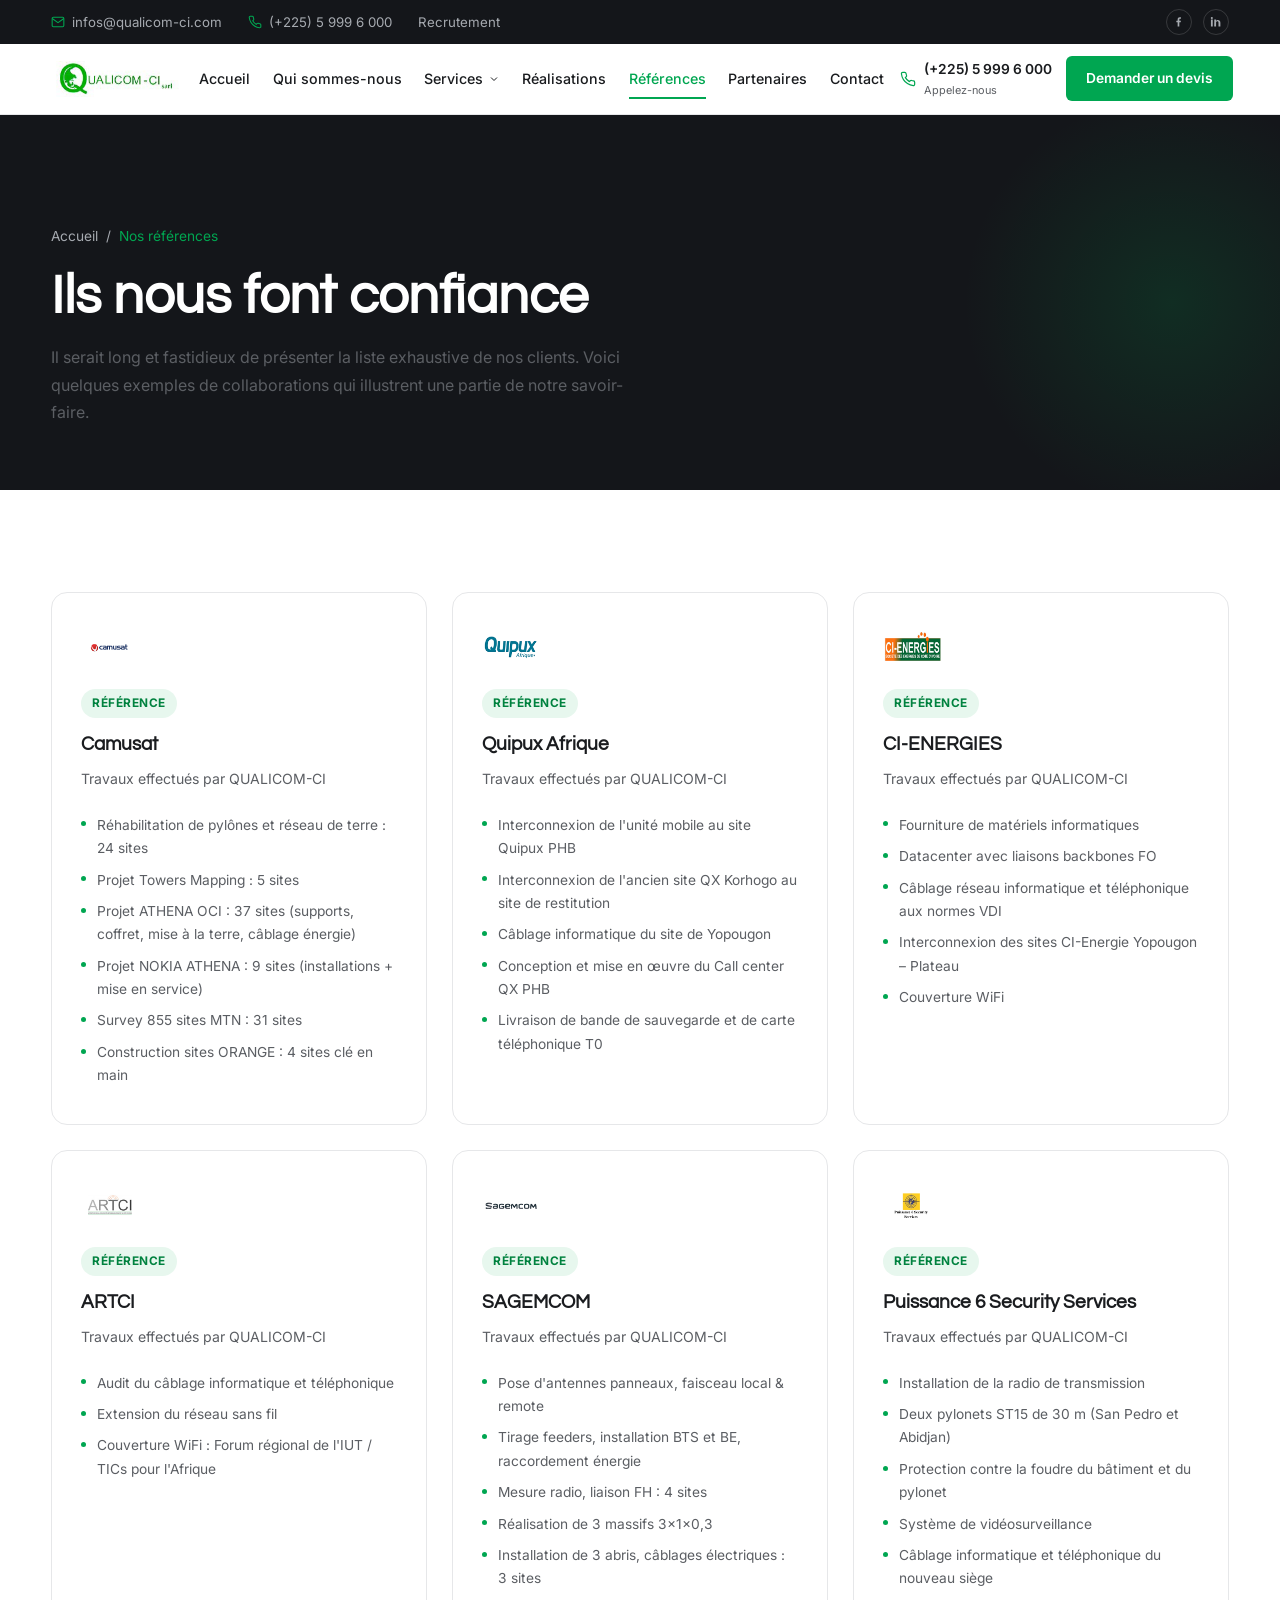
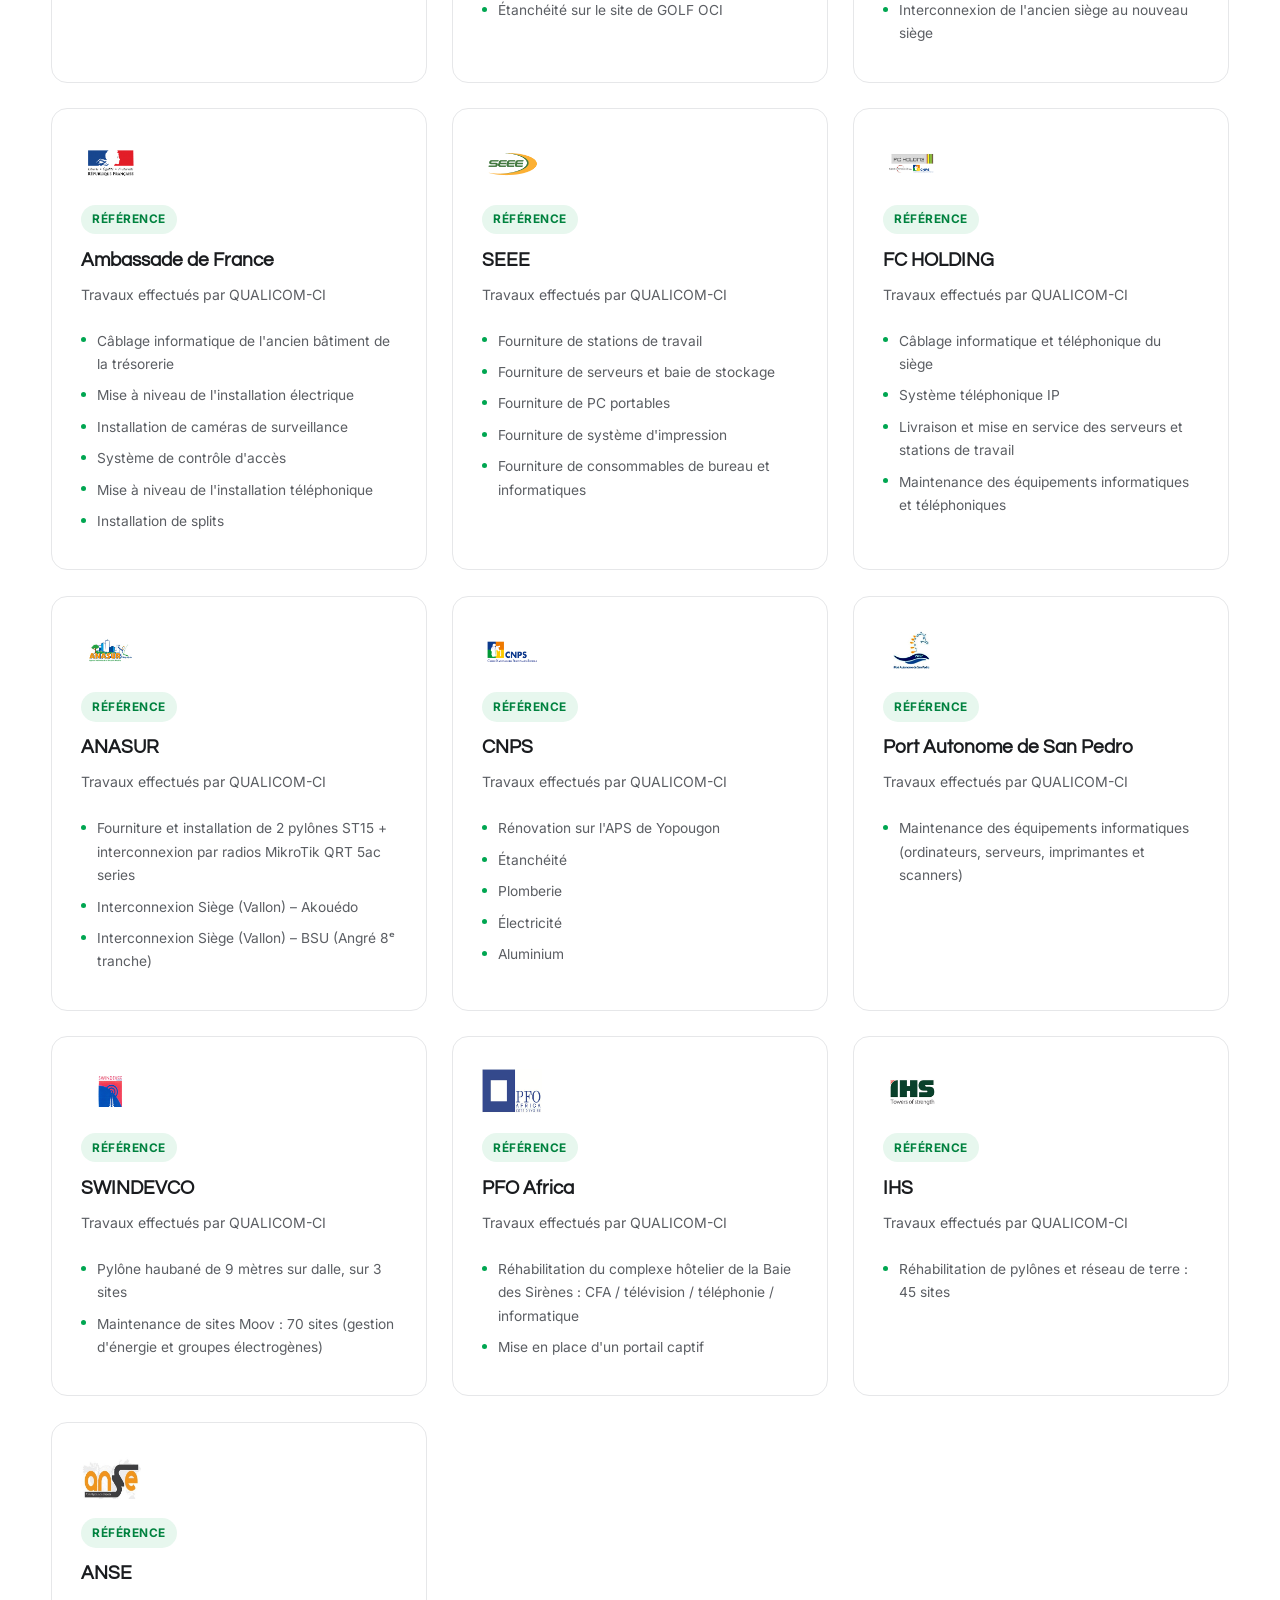
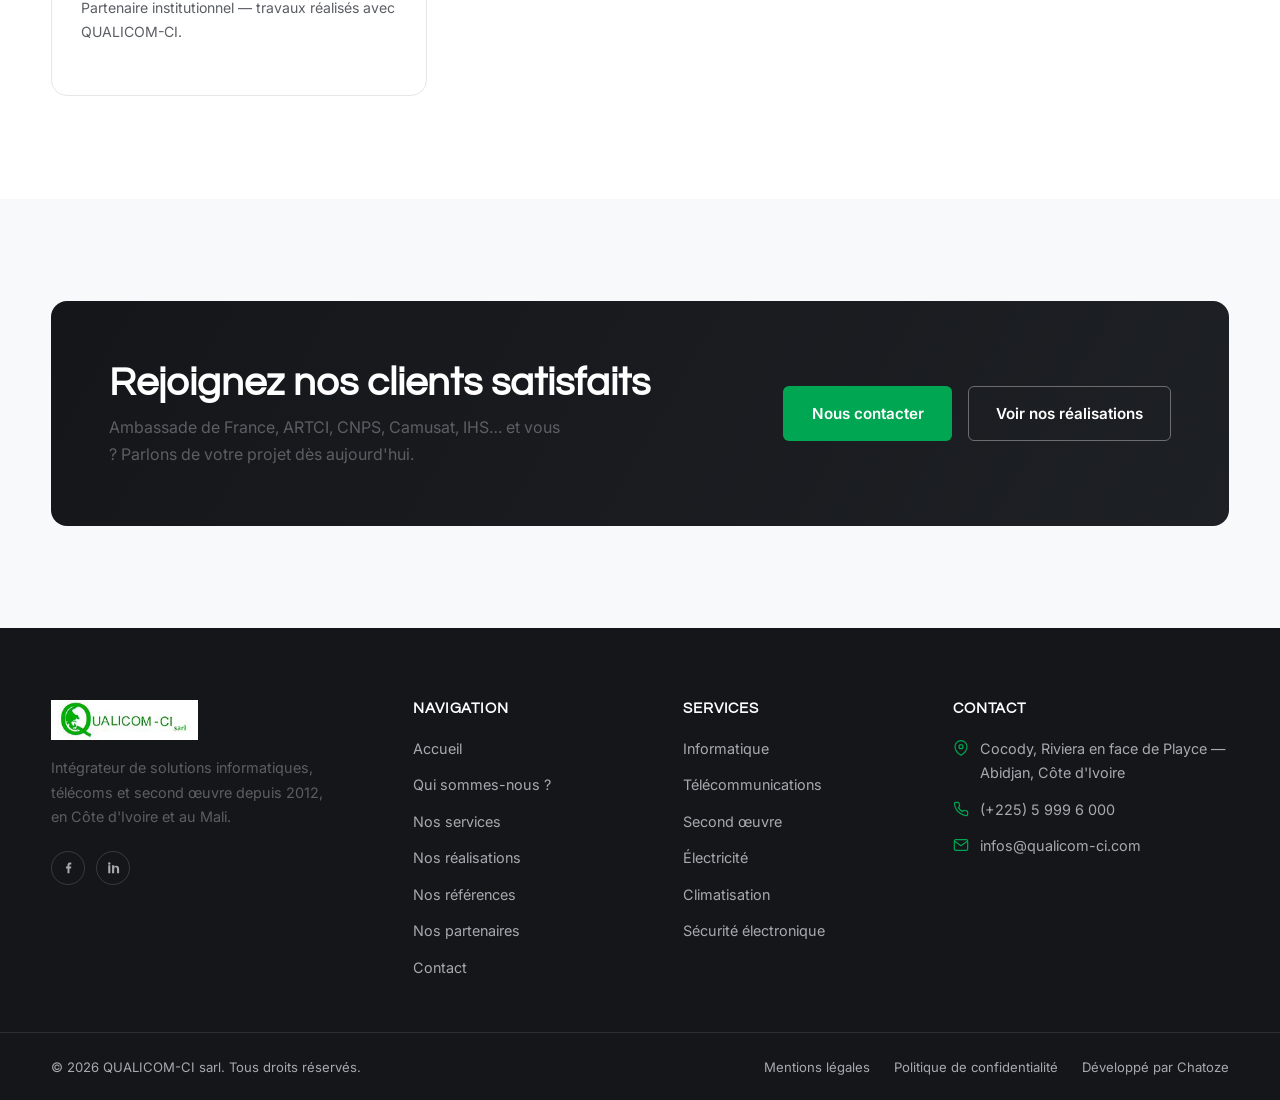
<file: nos-references.html>
<!DOCTYPE html>
<html lang="fr">
<head>
<meta charset="UTF-8">
<meta name="viewport" content="width=device-width, initial-scale=1.0">
<title>Nos références — QUALICOM-CI sarl</title>
<meta name="description" content="Camusat, Quipux Afrique, CI-ENERGIES, ARTCI, Sagemcom, Puissance 6, Ambassade de France, SEEE, FC Holding, ANASUR, CNPS, Port de San Pedro, Swindevco, PFO Africa, IHS, ANSE.">
<link rel="icon" type="image/png" href="assets/img/logo-mark.png">
<link rel="apple-touch-icon" href="assets/img/logo-mark.png">
<link rel="stylesheet" href="assets/css/style.css">
</head>
<body>
<a href="#main" class="skip-link">Aller au contenu</a>

<div class="topbar">
  <div class="container">
    <div class="topbar-left">
      <a href="mailto:infos@qualicom-ci.com" class="topbar-item"><svg viewBox="0 0 24 24" fill="none" stroke="currentColor" stroke-width="1.8"><rect x="2" y="4" width="20" height="16" rx="2"/><path d="M22 6l-10 7L2 6"/></svg> infos@qualicom-ci.com</a>
      <a href="tel:+2255999600" class="topbar-item"><svg viewBox="0 0 24 24" fill="none" stroke="currentColor" stroke-width="1.8"><path d="M22 16.92v3a2 2 0 0 1-2.18 2 19.79 19.79 0 0 1-8.63-3.07 19.5 19.5 0 0 1-6-6 19.79 19.79 0 0 1-3.07-8.67A2 2 0 0 1 4.11 2h3a2 2 0 0 1 2 1.72c.127.96.361 1.903.7 2.81a2 2 0 0 1-.45 2.11L8.09 9.91a16 16 0 0 0 6 6l1.27-1.27a2 2 0 0 1 2.11-.45c.907.339 1.85.573 2.81.7A2 2 0 0 1 22 16.92z"/></svg> (+225) 5 999 6 000</a>
      <a href="mailto:infos@qualicom-ci.com?subject=Recrutement" class="topbar-item">Recrutement</a>
    </div>
    <div class="topbar-social">
      <a href="#" aria-label="Facebook"><svg viewBox="0 0 24 24" fill="currentColor"><path d="M13.5 21v-7.5H16l.5-3H13.5V8.5c0-.9.25-1.5 1.55-1.5H16.5V4.3c-.27-.04-1.2-.11-2.28-.11-2.25 0-3.8 1.37-3.8 3.9V10.5H8v3h2.42V21h3.08z"/></svg></a>
      <a href="#" aria-label="LinkedIn"><svg viewBox="0 0 24 24" fill="currentColor"><path d="M6.94 8.5H3.56V21h3.38V8.5zM5.25 3.5a1.96 1.96 0 100 3.92 1.96 1.96 0 000-3.92zM21 21v-6.7c0-3.58-1.9-5.24-4.44-5.24-2.05 0-2.96 1.13-3.47 1.92V8.5H9.7c.05 1 0 12.5 0 12.5h3.38v-6.98c0-.37.03-.75.14-1.02.3-.75 1-1.53 2.16-1.53 1.53 0 2.14 1.16 2.14 2.87V21H21z"/></svg></a>
    </div>
  </div>
</div>

<header class="site-header">
  <div class="container header-inner">
    <a href="index.html" class="brand"><img src="assets/img/logo-qualicom.png" alt="QUALICOM-CI sarl"></a>
    <nav class="main-nav" aria-label="Navigation principale">
      <a href="index.html" class="nav-link">Accueil</a>
      <a href="qui-sommes-nous.html" class="nav-link">Qui sommes-nous</a>
      <div class="has-sub">
        <a href="services.html" class="nav-link">Services <svg viewBox="0 0 24 24" fill="none" stroke="currentColor" stroke-width="2"><path d="M6 9l6 6 6-6"/></svg></a>
        <div class="subnav">
          <a href="services-informatique.html">Informatique</a>
          <a href="services-telecoms.html">Télécommunications</a>
          <a href="services-second-oeuvre.html">Second œuvre &amp; autres</a>
          <a href="services.html">Tous nos services</a>
        </div>
      </div>
      <a href="realisations.html" class="nav-link">Réalisations</a>
      <a href="nos-references.html" class="nav-link active">Références</a>
      <a href="partenaires.html" class="nav-link">Partenaires</a>
      <a href="contact.html" class="nav-link">Contact</a>
    </nav>
    <div class="header-actions">
      <a href="tel:+2255999600" class="header-phone"><svg viewBox="0 0 24 24" fill="none" stroke="currentColor" stroke-width="1.8"><path d="M22 16.92v3a2 2 0 0 1-2.18 2 19.79 19.79 0 0 1-8.63-3.07 19.5 19.5 0 0 1-6-6 19.79 19.79 0 0 1-3.07-8.67A2 2 0 0 1 4.11 2h3a2 2 0 0 1 2 1.72c.127.96.361 1.903.7 2.81a2 2 0 0 1-.45 2.11L8.09 9.91a16 16 0 0 0 6 6l1.27-1.27a2 2 0 0 1 2.11-.45c.907.339 1.85.573 2.81.7A2 2 0 0 1 22 16.92z"/></svg><span>(+225) 5 999 6 000<small>Appelez-nous</small></span></a>
      <a href="contact.html" class="btn btn-primary btn-sm">Demander un devis</a>
      <button class="burger" id="burger" aria-label="Menu" aria-expanded="false"><span></span><span></span><span></span></button>
    </div>
  </div>
</header>

<div class="mobile-menu" id="mobile-menu">
  <div class="mobile-menu-top"><img src="assets/img/logo-qualicom.png" alt="QUALICOM-CI sarl"><button class="m-close" aria-label="Fermer"></button></div>
  <a href="index.html" class="m-link">Accueil</a>
  <a href="qui-sommes-nous.html" class="m-link">Qui sommes-nous</a>
  <a href="services.html" class="m-link">Services</a>
  <div class="m-sub"><a href="services-informatique.html">Informatique</a><a href="services-telecoms.html">Télécommunications</a><a href="services-second-oeuvre.html">Second œuvre &amp; autres</a></div>
  <a href="realisations.html" class="m-link">Réalisations</a>
  <a href="nos-references.html" class="m-link">Références</a>
  <a href="partenaires.html" class="m-link">Partenaires</a>
  <a href="contact.html" class="m-link">Contact</a>
  <a href="contact.html" class="btn btn-primary">Demander un devis</a>
</div>

<main id="main">

  <section class="page-hero">
    <div class="container">
      <div class="breadcrumb"><a href="index.html">Accueil</a> / <span class="accent">Nos références</span></div>
      <h1>Ils nous font confiance</h1>
      <p>Il serait long et fastidieux de présenter la liste exhaustive de nos clients. Voici quelques exemples de collaborations qui illustrent une partie de notre savoir-faire.</p>
    </div>
  </section>

  <section class="sec">
    <div class="container">
      <div class="card-grid">

        <div class="card ref-card" data-reveal>
          <img class="card-logo" src="assets/img/c-camusat.png" alt="Logo Camusat">
          <div class="card-tag">Référence</div>
          <h3>Camusat</h3>
          <p>Travaux effectués par QUALICOM-CI</p>
          <ul>
            <li>Réhabilitation de pylônes et réseau de terre : 24 sites</li>
            <li>Projet Towers Mapping : 5 sites</li>
            <li>Projet ATHENA OCI : 37 sites (supports, coffret, mise à la terre, câblage énergie)</li>
            <li>Projet NOKIA ATHENA : 9 sites (installations + mise en service)</li>
            <li>Survey 855 sites MTN : 31 sites</li>
            <li>Construction sites ORANGE : 4 sites clé en main</li>
          </ul>
        </div>

        <div class="card ref-card" data-reveal data-delay="80">
          <img class="card-logo" src="assets/img/c-quipux.png" alt="Logo Quipux Afrique">
          <div class="card-tag">Référence</div>
          <h3>Quipux Afrique</h3>
          <p>Travaux effectués par QUALICOM-CI</p>
          <ul>
            <li>Interconnexion de l'unité mobile au site Quipux PHB</li>
            <li>Interconnexion de l'ancien site QX Korhogo au site de restitution</li>
            <li>Câblage informatique du site de Yopougon</li>
            <li>Conception et mise en œuvre du Call center QX PHB</li>
            <li>Livraison de bande de sauvegarde et de carte téléphonique T0</li>
          </ul>
        </div>

        <div class="card ref-card" data-reveal data-delay="160">
          <img class="card-logo" src="assets/img/c-cienergies.png" alt="Logo CI-ENERGIES">
          <div class="card-tag">Référence</div>
          <h3>CI-ENERGIES</h3>
          <p>Travaux effectués par QUALICOM-CI</p>
          <ul>
            <li>Fourniture de matériels informatiques</li>
            <li>Datacenter avec liaisons backbones FO</li>
            <li>Câblage réseau informatique et téléphonique aux normes VDI</li>
            <li>Interconnexion des sites CI-Energie Yopougon – Plateau</li>
            <li>Couverture WiFi</li>
          </ul>
        </div>

        <div class="card ref-card" data-reveal>
          <img class="card-logo" src="assets/img/c-artci.png" alt="Logo ARTCI">
          <div class="card-tag">Référence</div>
          <h3>ARTCI</h3>
          <p>Travaux effectués par QUALICOM-CI</p>
          <ul>
            <li>Audit du câblage informatique et téléphonique</li>
            <li>Extension du réseau sans fil</li>
            <li>Couverture WiFi : Forum régional de l'IUT / TICs pour l'Afrique</li>
          </ul>
        </div>

        <div class="card ref-card" data-reveal data-delay="80">
          <img class="card-logo" src="assets/img/c-sagemcom.png" alt="Logo SAGEMCOM">
          <div class="card-tag">Référence</div>
          <h3>SAGEMCOM</h3>
          <p>Travaux effectués par QUALICOM-CI</p>
          <ul>
            <li>Pose d'antennes panneaux, faisceau local &amp; remote</li>
            <li>Tirage feeders, installation BTS et BE, raccordement énergie</li>
            <li>Mesure radio, liaison FH : 4 sites</li>
            <li>Réalisation de 3 massifs 3×1×0,3</li>
            <li>Installation de 3 abris, câblages électriques : 3 sites</li>
            <li>Étanchéité sur le site de GOLF OCI</li>
          </ul>
        </div>

        <div class="card ref-card" data-reveal data-delay="160">
          <img class="card-logo" src="assets/img/c-puissance6.png" alt="Logo Puissance 6 Security Services">
          <div class="card-tag">Référence</div>
          <h3>Puissance 6 Security Services</h3>
          <p>Travaux effectués par QUALICOM-CI</p>
          <ul>
            <li>Installation de la radio de transmission</li>
            <li>Deux pylonets ST15 de 30 m (San Pedro et Abidjan)</li>
            <li>Protection contre la foudre du bâtiment et du pylonet</li>
            <li>Système de vidéosurveillance</li>
            <li>Câblage informatique et téléphonique du nouveau siège</li>
            <li>Interconnexion de l'ancien siège au nouveau siège</li>
          </ul>
        </div>

        <div class="card ref-card" data-reveal>
          <img class="card-logo" src="assets/img/c-ambassade.png" alt="Logo Ambassade de France">
          <div class="card-tag">Référence</div>
          <h3>Ambassade de France</h3>
          <p>Travaux effectués par QUALICOM-CI</p>
          <ul>
            <li>Câblage informatique de l'ancien bâtiment de la trésorerie</li>
            <li>Mise à niveau de l'installation électrique</li>
            <li>Installation de caméras de surveillance</li>
            <li>Système de contrôle d'accès</li>
            <li>Mise à niveau de l'installation téléphonique</li>
            <li>Installation de splits</li>
          </ul>
        </div>

        <div class="card ref-card" data-reveal data-delay="80">
          <img class="card-logo" src="assets/img/c-seee.png" alt="Logo SEEE">
          <div class="card-tag">Référence</div>
          <h3>SEEE</h3>
          <p>Travaux effectués par QUALICOM-CI</p>
          <ul>
            <li>Fourniture de stations de travail</li>
            <li>Fourniture de serveurs et baie de stockage</li>
            <li>Fourniture de PC portables</li>
            <li>Fourniture de système d'impression</li>
            <li>Fourniture de consommables de bureau et informatiques</li>
          </ul>
        </div>

        <div class="card ref-card" data-reveal data-delay="160">
          <img class="card-logo" src="assets/img/c-fcholding.png" alt="Logo FC HOLDING">
          <div class="card-tag">Référence</div>
          <h3>FC HOLDING</h3>
          <p>Travaux effectués par QUALICOM-CI</p>
          <ul>
            <li>Câblage informatique et téléphonique du siège</li>
            <li>Système téléphonique IP</li>
            <li>Livraison et mise en service des serveurs et stations de travail</li>
            <li>Maintenance des équipements informatiques et téléphoniques</li>
          </ul>
        </div>

        <div class="card ref-card" data-reveal>
          <img class="card-logo" src="assets/img/c-anasur.png" alt="Logo ANASUR">
          <div class="card-tag">Référence</div>
          <h3>ANASUR</h3>
          <p>Travaux effectués par QUALICOM-CI</p>
          <ul>
            <li>Fourniture et installation de 2 pylônes ST15 + interconnexion par radios MikroTik QRT 5ac series</li>
            <li>Interconnexion Siège (Vallon) – Akouédo</li>
            <li>Interconnexion Siège (Vallon) – BSU (Angré 8ᵉ tranche)</li>
          </ul>
        </div>

        <div class="card ref-card" data-reveal data-delay="80">
          <img class="card-logo" src="assets/img/c-cnps.png" alt="Logo CNPS">
          <div class="card-tag">Référence</div>
          <h3>CNPS</h3>
          <p>Travaux effectués par QUALICOM-CI</p>
          <ul>
            <li>Rénovation sur l'APS de Yopougon</li>
            <li>Étanchéité</li>
            <li>Plomberie</li>
            <li>Électricité</li>
            <li>Aluminium</li>
          </ul>
        </div>

        <div class="card ref-card" data-reveal data-delay="160">
          <img class="card-logo" src="assets/img/c-portsanpedro.png" alt="Logo Port Autonome de San Pedro">
          <div class="card-tag">Référence</div>
          <h3>Port Autonome de San Pedro</h3>
          <p>Travaux effectués par QUALICOM-CI</p>
          <ul>
            <li>Maintenance des équipements informatiques (ordinateurs, serveurs, imprimantes et scanners)</li>
          </ul>
        </div>

        <div class="card ref-card" data-reveal>
          <img class="card-logo" src="assets/img/c-swindevco.png" alt="Logo SWINDEVCO">
          <div class="card-tag">Référence</div>
          <h3>SWINDEVCO</h3>
          <p>Travaux effectués par QUALICOM-CI</p>
          <ul>
            <li>Pylône haubané de 9 mètres sur dalle, sur 3 sites</li>
            <li>Maintenance de sites Moov : 70 sites (gestion d'énergie et groupes électrogènes)</li>
          </ul>
        </div>

        <div class="card ref-card" data-reveal data-delay="80">
          <img class="card-logo" src="assets/img/c-pfo.png" alt="Logo PFO Africa">
          <div class="card-tag">Référence</div>
          <h3>PFO Africa</h3>
          <p>Travaux effectués par QUALICOM-CI</p>
          <ul>
            <li>Réhabilitation du complexe hôtelier de la Baie des Sirènes : CFA / télévision / téléphonie / informatique</li>
            <li>Mise en place d'un portail captif</li>
          </ul>
        </div>

        <div class="card ref-card" data-reveal data-delay="160">
          <img class="card-logo" src="assets/img/c-ihs.png" alt="Logo IHS">
          <div class="card-tag">Référence</div>
          <h3>IHS</h3>
          <p>Travaux effectués par QUALICOM-CI</p>
          <ul>
            <li>Réhabilitation de pylônes et réseau de terre : 45 sites</li>
          </ul>
        </div>

        <div class="card ref-card" data-reveal>
          <img class="card-logo" src="assets/img/c-anse.jpg" alt="Logo ANSE">
          <div class="card-tag">Référence</div>
          <h3>ANSE</h3>
          <p>Partenaire institutionnel — travaux réalisés avec QUALICOM-CI.</p>
        </div>

      </div>
    </div>
  </section>

  <section class="sec sec-alt">
    <div class="container">
      <div class="cta-banner" data-reveal>
        <div><h2>Rejoignez nos clients satisfaits</h2><p>Ambassade de France, ARTCI, CNPS, Camusat, IHS… et vous ? Parlons de votre projet dès aujourd'hui.</p></div>
        <div style="display:flex;gap:1rem;flex-wrap:wrap">
          <a href="contact.html" class="btn btn-primary">Nous contacter</a>
          <a href="realisations.html" class="btn btn-outline-light">Voir nos réalisations</a>
        </div>
      </div>
    </div>
  </section>

</main>

<footer class="site-footer">
  <div class="container footer-top">
    <div class="footer-brand">
      <img src="assets/img/logo-qualicom.png" alt="QUALICOM-CI sarl">
      <p>Intégrateur de solutions informatiques, télécoms et second œuvre depuis 2012, en Côte d'Ivoire et au Mali.</p>
      <div class="footer-social">
        <a href="#" aria-label="Facebook"><svg viewBox="0 0 24 24" fill="currentColor"><path d="M13.5 21v-7.5H16l.5-3H13.5V8.5c0-.9.25-1.5 1.55-1.5H16.5V4.3c-.27-.04-1.2-.11-2.28-.11-2.25 0-3.8 1.37-3.8 3.9V10.5H8v3h2.42V21h3.08z"/></svg></a>
        <a href="#" aria-label="LinkedIn"><svg viewBox="0 0 24 24" fill="currentColor"><path d="M6.94 8.5H3.56V21h3.38V8.5zM5.25 3.5a1.96 1.96 0 100 3.92 1.96 1.96 0 000-3.92zM21 21v-6.7c0-3.58-1.9-5.24-4.44-5.24-2.05 0-2.96 1.13-3.47 1.92V8.5H9.7c.05 1 0 12.5 0 12.5h3.38v-6.98c0-.37.03-.75.14-1.02.3-.75 1-1.53 2.16-1.53 1.53 0 2.14 1.16 2.14 2.87V21H21z"/></svg></a>
      </div>
    </div>
    <div class="footer-col"><h4>Navigation</h4><ul>
      <li><a href="index.html">Accueil</a></li><li><a href="qui-sommes-nous.html">Qui sommes-nous ?</a></li><li><a href="services.html">Nos services</a></li><li><a href="realisations.html">Nos réalisations</a></li><li><a href="nos-references.html">Nos références</a></li><li><a href="partenaires.html">Nos partenaires</a></li><li><a href="contact.html">Contact</a></li>
    </ul></div>
    <div class="footer-col"><h4>Services</h4><ul>
      <li><a href="services-informatique.html">Informatique</a></li><li><a href="services-telecoms.html">Télécommunications</a></li><li><a href="services-second-oeuvre.html">Second œuvre</a></li><li><a href="services-second-oeuvre.html">Électricité</a></li><li><a href="services-second-oeuvre.html">Climatisation</a></li><li><a href="services-second-oeuvre.html">Sécurité électronique</a></li>
    </ul></div>
    <div class="footer-col"><h4>Contact</h4><ul class="footer-contact">
      <li><svg viewBox="0 0 24 24" fill="none" stroke="currentColor" stroke-width="1.8"><path d="M21 10c0 7-9 13-9 13s-9-6-9-13a9 9 0 0 1 18 0z"/><circle cx="12" cy="10" r="3"/></svg> Cocody, Riviera en face de Playce — Abidjan, Côte d'Ivoire</li>
      <li><svg viewBox="0 0 24 24" fill="none" stroke="currentColor" stroke-width="1.8"><path d="M22 16.92v3a2 2 0 0 1-2.18 2 19.79 19.79 0 0 1-8.63-3.07 19.5 19.5 0 0 1-6-6 19.79 19.79 0 0 1-3.07-8.67A2 2 0 0 1 4.11 2h3a2 2 0 0 1 2 1.72c.127.96.361 1.903.7 2.81a2 2 0 0 1-.45 2.11L8.09 9.91a16 16 0 0 0 6 6l1.27-1.27a2 2 0 0 1 2.11-.45c.907.339 1.85.573 2.81.7A2 2 0 0 1 22 16.92z"/></svg> (+225) 5 999 6 000</li>
      <li><svg viewBox="0 0 24 24" fill="none" stroke="currentColor" stroke-width="1.8"><rect x="2" y="4" width="20" height="16" rx="2"/><path d="M22 6l-10 7L2 6"/></svg> infos@qualicom-ci.com</li>
    </ul></div>
  </div>
  <div class="footer-bottom"><div class="container">
    <span>© <span data-year>2026</span> QUALICOM-CI sarl. Tous droits réservés.</span>
    <div class="footer-legal"><a href="#">Mentions légales</a><a href="#">Politique de confidentialité</a><span>Développé par Chatoze</span></div>
  </div></div>
</footer>

<button class="to-top" id="to-top" aria-label="Haut de page"><svg viewBox="0 0 24 24" fill="none" stroke="currentColor" stroke-width="2"><path d="M18 15l-6-6-6 6"/></svg></button>
<script src="assets/js/main.js"></script>
</body>
</html>
</file>
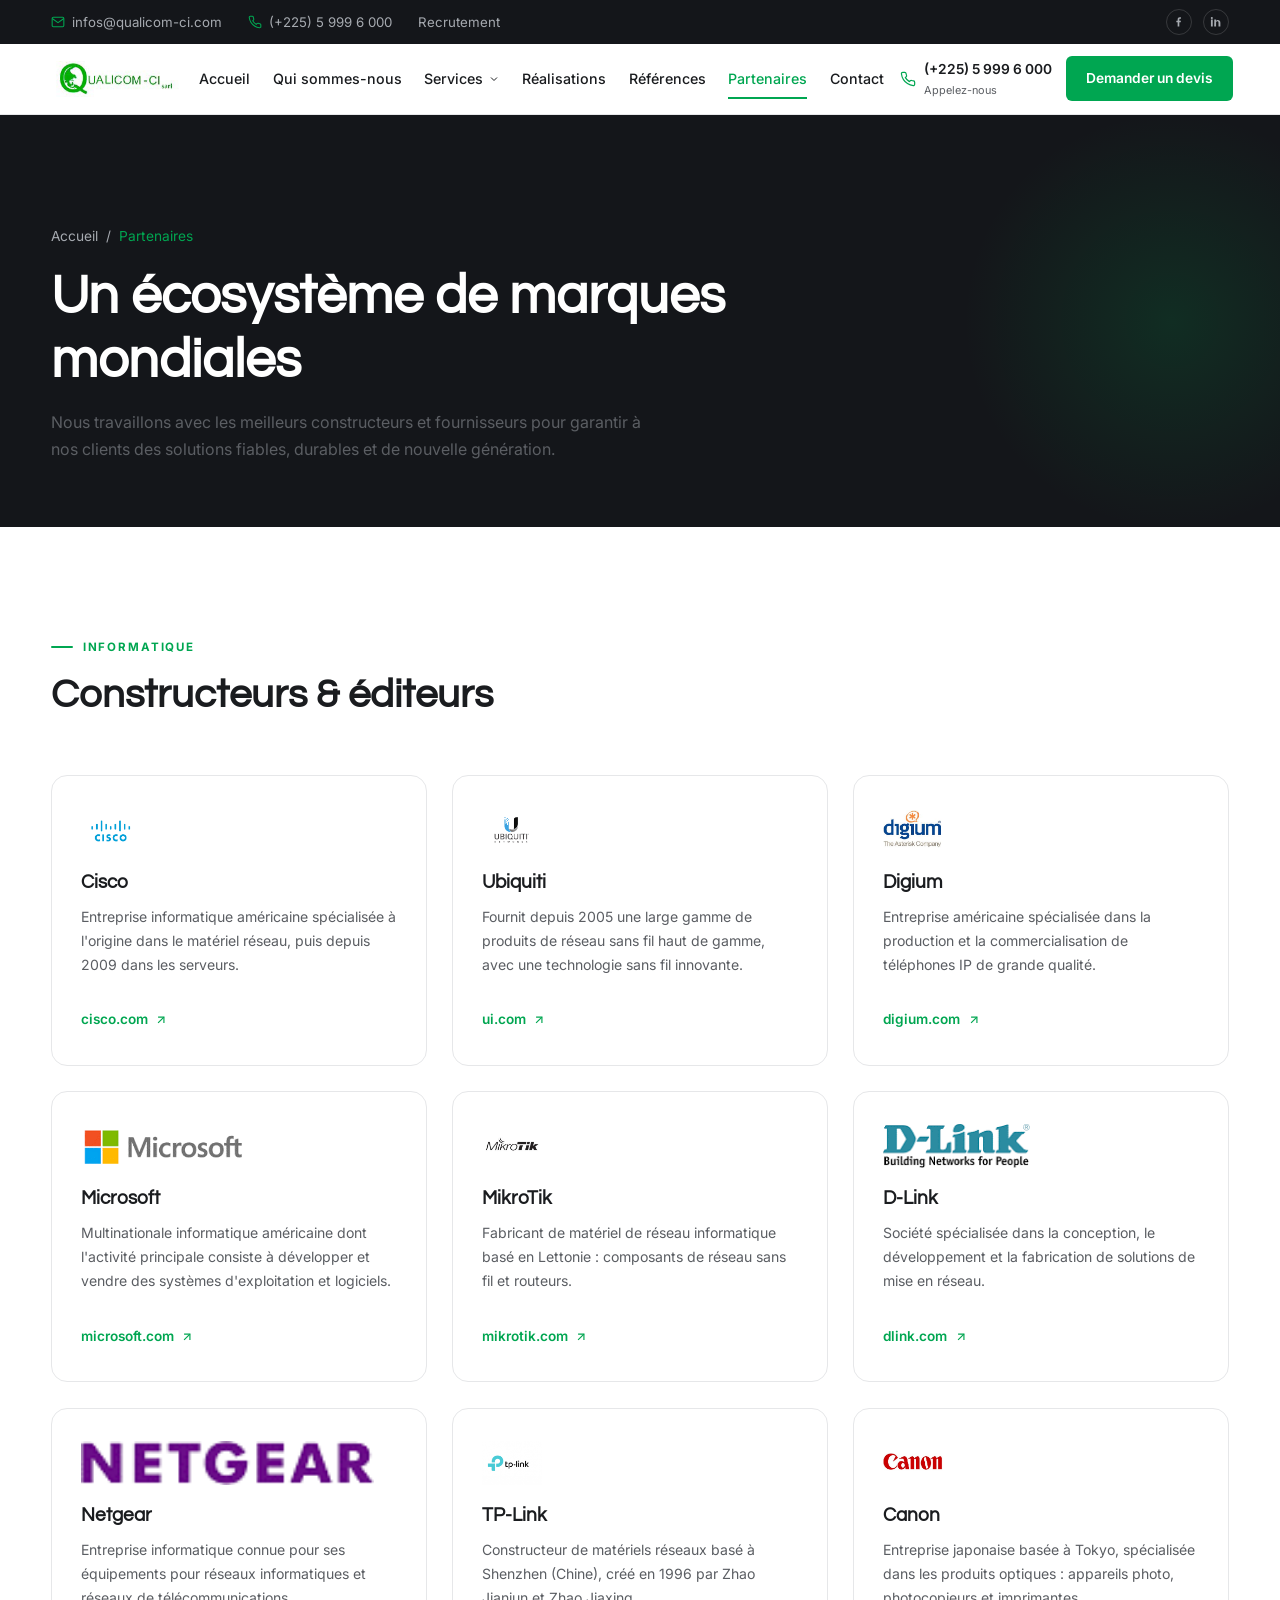
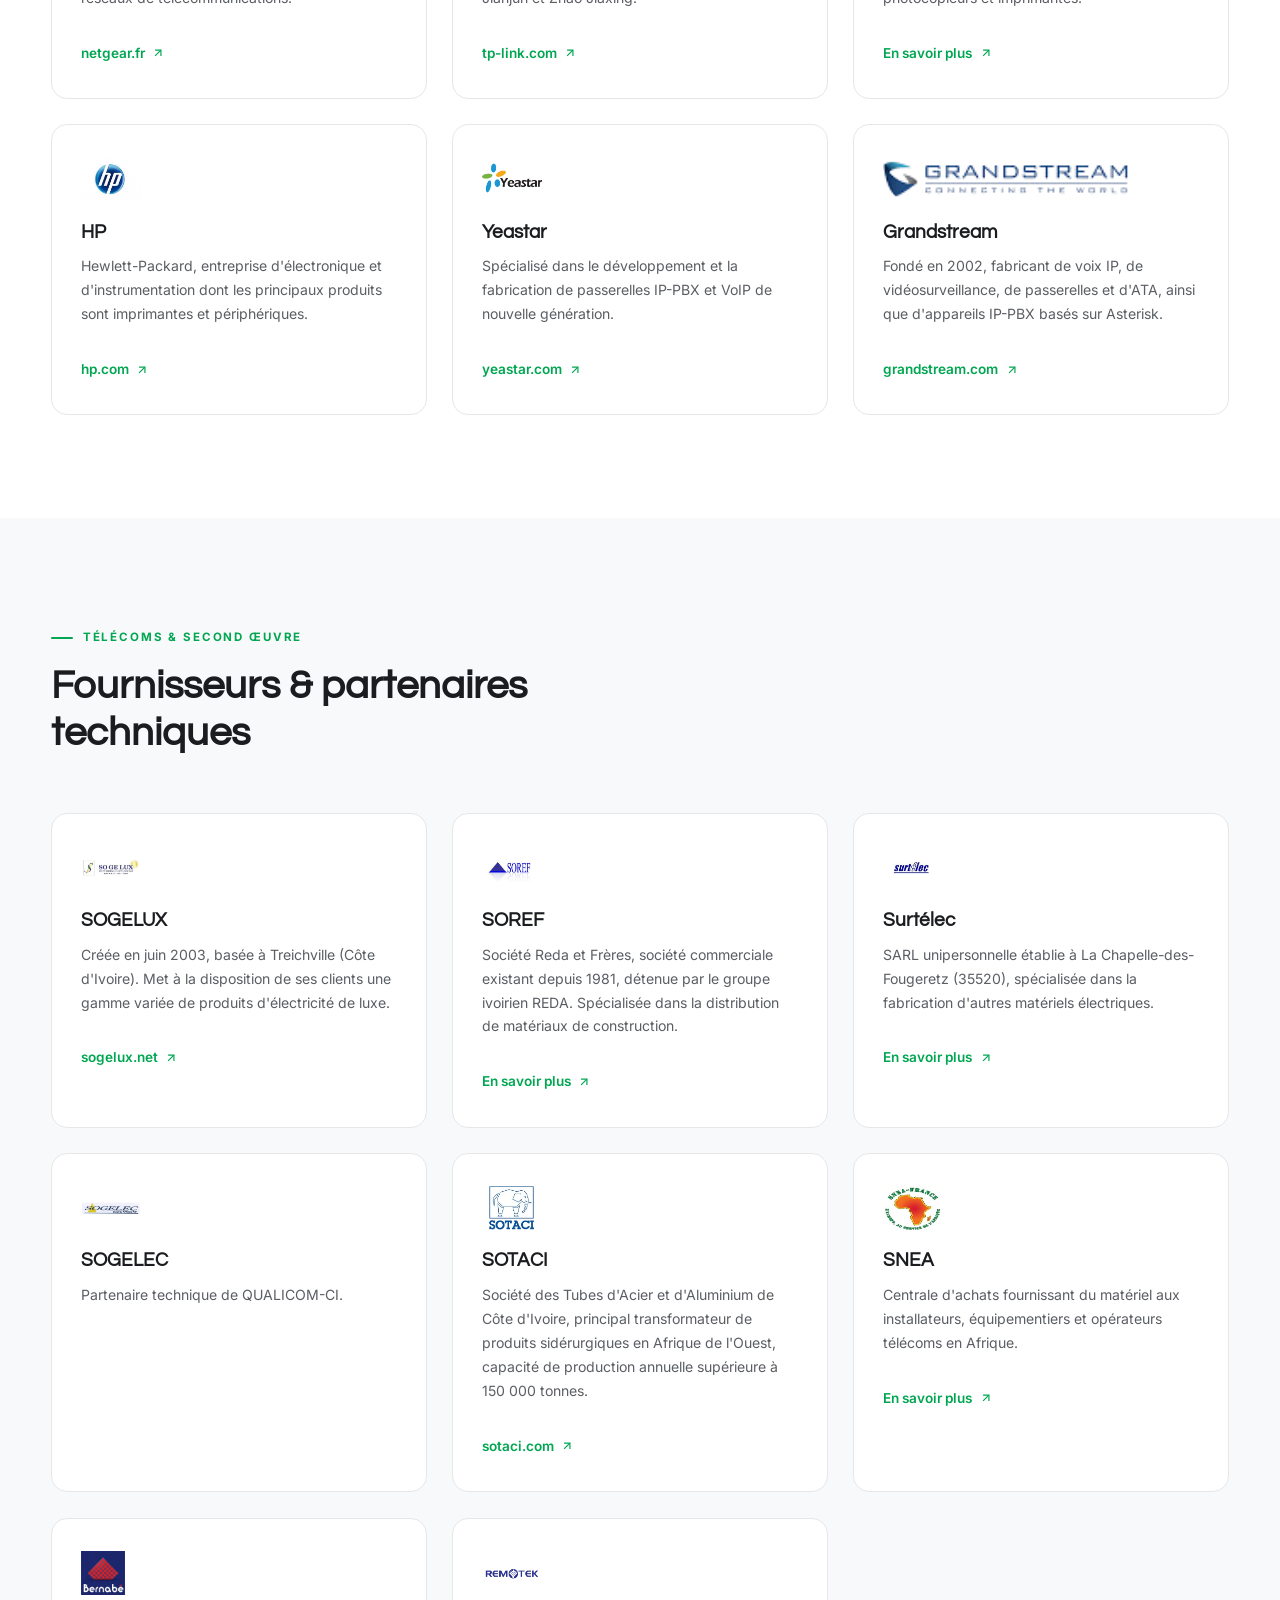
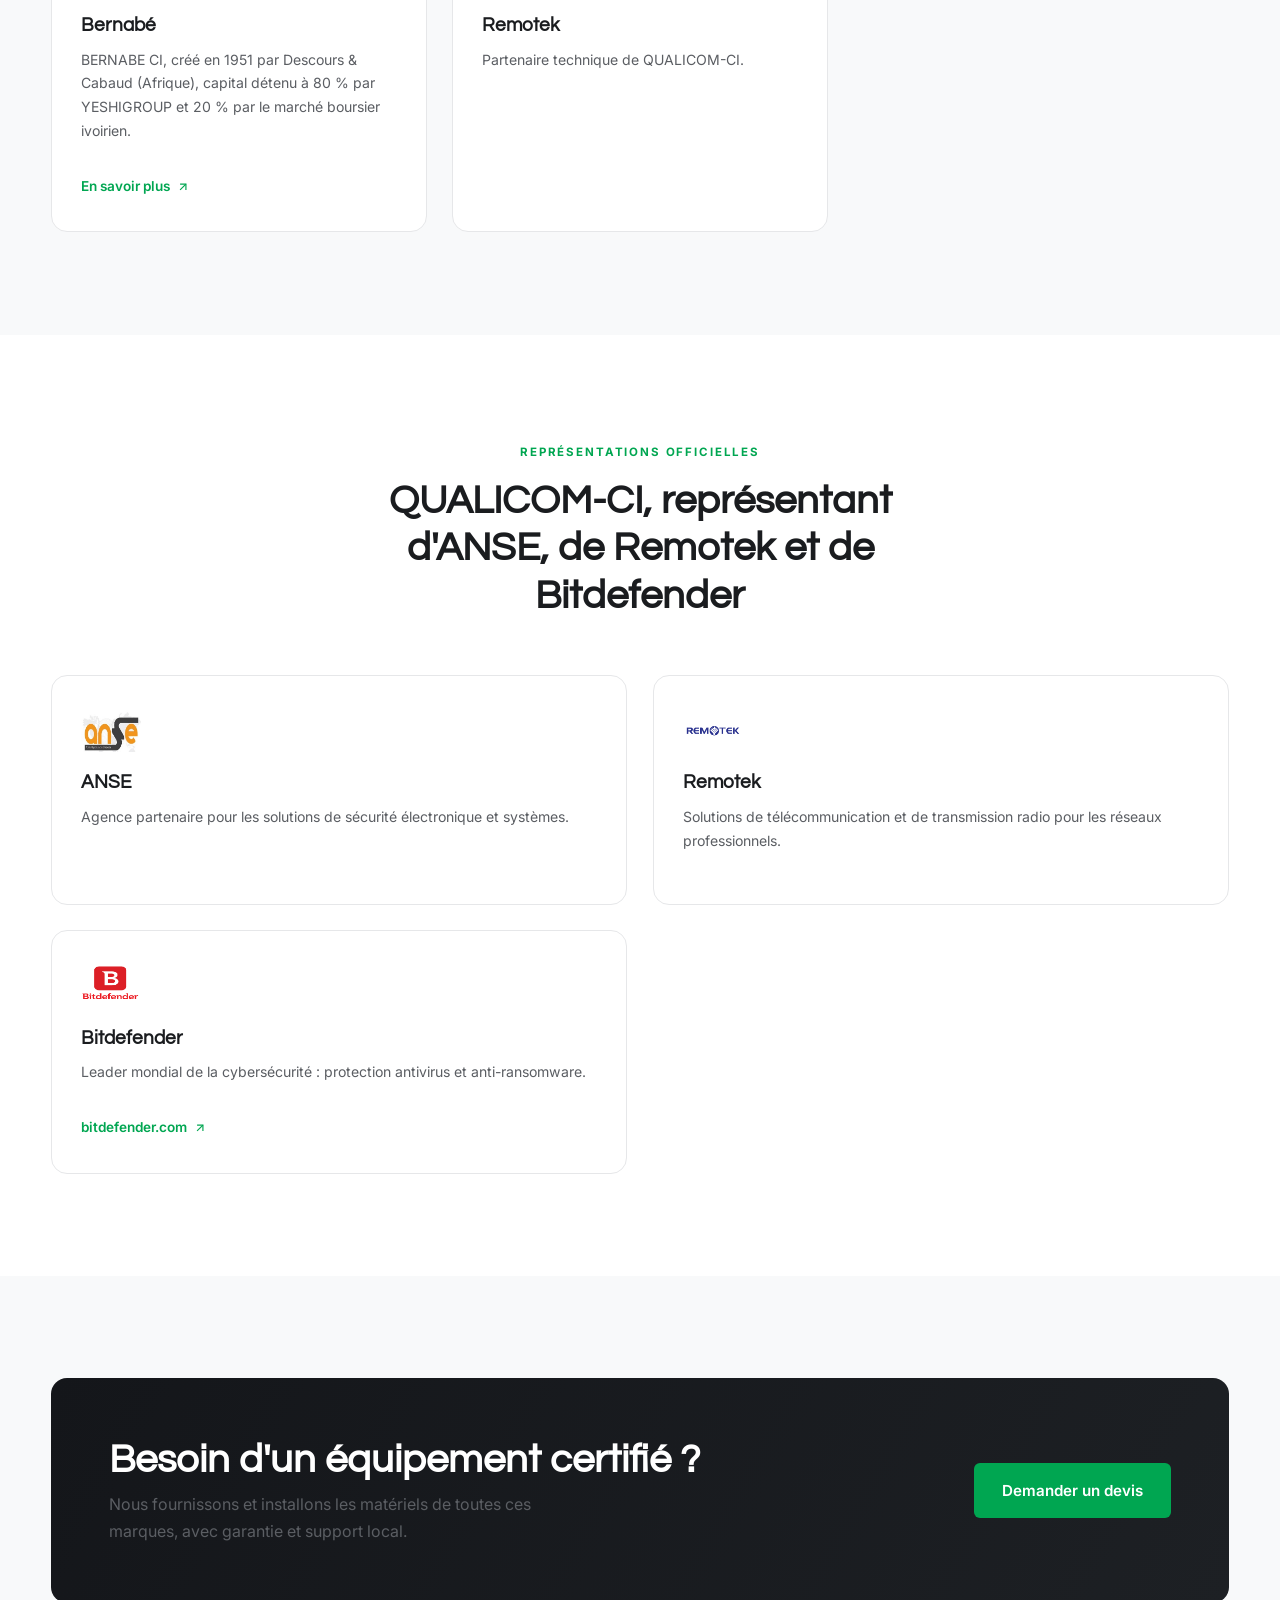
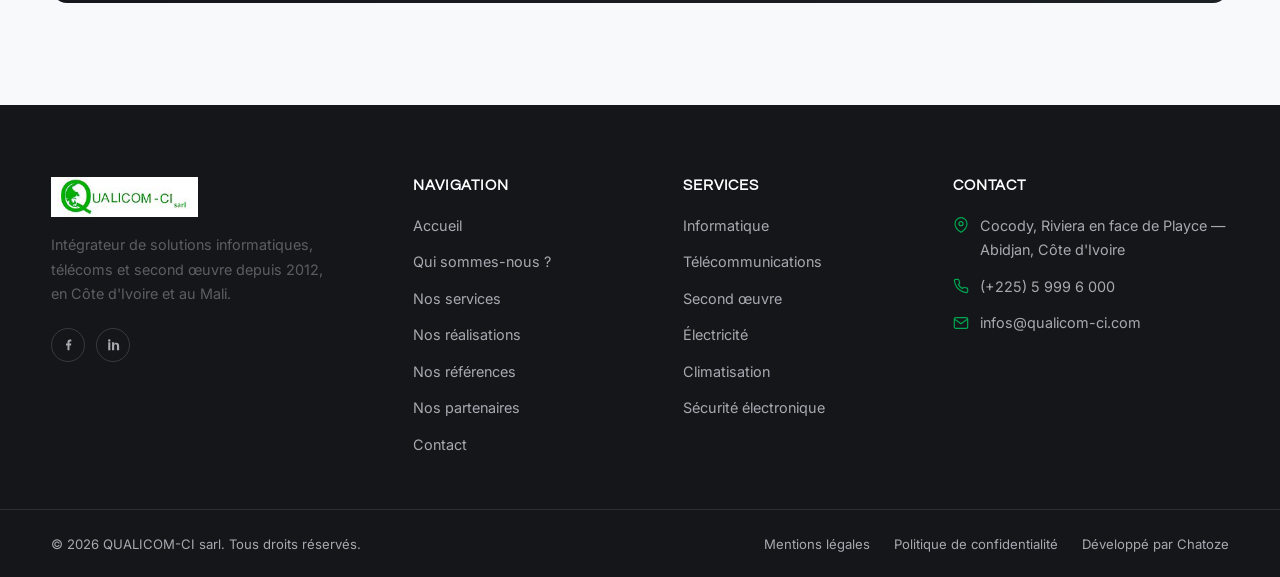
<file: partenaires.html>
<!DOCTYPE html>
<html lang="fr">
<head>
<meta charset="UTF-8">
<meta name="viewport" content="width=device-width, initial-scale=1.0">
<title>Nos partenaires — QUALICOM-CI sarl</title>
<meta name="description" content="Cisco, Ubiquiti, Digium, Microsoft, MikroTik, D-Link, Netgear, TP-Link, Canon, HP, Yeastar, Grandstream, SOGELUX, SOREF, Surtélec, SOGELEC, SOTACI, SNEA, Bernabé, Remotek. Représentant ANSE et Bitdefender.">
<link rel="icon" type="image/png" href="assets/img/logo-mark.png">
<link rel="apple-touch-icon" href="assets/img/logo-mark.png">
<link rel="stylesheet" href="assets/css/style.css">
</head>
<body>
<a href="#main" class="skip-link">Aller au contenu</a>

<div class="topbar">
  <div class="container">
    <div class="topbar-left">
      <a href="mailto:infos@qualicom-ci.com" class="topbar-item"><svg viewBox="0 0 24 24" fill="none" stroke="currentColor" stroke-width="1.8"><rect x="2" y="4" width="20" height="16" rx="2"/><path d="M22 6l-10 7L2 6"/></svg> infos@qualicom-ci.com</a>
      <a href="tel:+2255999600" class="topbar-item"><svg viewBox="0 0 24 24" fill="none" stroke="currentColor" stroke-width="1.8"><path d="M22 16.92v3a2 2 0 0 1-2.18 2 19.79 19.79 0 0 1-8.63-3.07 19.5 19.5 0 0 1-6-6 19.79 19.79 0 0 1-3.07-8.67A2 2 0 0 1 4.11 2h3a2 2 0 0 1 2 1.72c.127.96.361 1.903.7 2.81a2 2 0 0 1-.45 2.11L8.09 9.91a16 16 0 0 0 6 6l1.27-1.27a2 2 0 0 1 2.11-.45c.907.339 1.85.573 2.81.7A2 2 0 0 1 22 16.92z"/></svg> (+225) 5 999 6 000</a>
      <a href="mailto:infos@qualicom-ci.com?subject=Recrutement" class="topbar-item">Recrutement</a>
    </div>
    <div class="topbar-social">
      <a href="#" aria-label="Facebook"><svg viewBox="0 0 24 24" fill="currentColor"><path d="M13.5 21v-7.5H16l.5-3H13.5V8.5c0-.9.25-1.5 1.55-1.5H16.5V4.3c-.27-.04-1.2-.11-2.28-.11-2.25 0-3.8 1.37-3.8 3.9V10.5H8v3h2.42V21h3.08z"/></svg></a>
      <a href="#" aria-label="LinkedIn"><svg viewBox="0 0 24 24" fill="currentColor"><path d="M6.94 8.5H3.56V21h3.38V8.5zM5.25 3.5a1.96 1.96 0 100 3.92 1.96 1.96 0 000-3.92zM21 21v-6.7c0-3.58-1.9-5.24-4.44-5.24-2.05 0-2.96 1.13-3.47 1.92V8.5H9.7c.05 1 0 12.5 0 12.5h3.38v-6.98c0-.37.03-.75.14-1.02.3-.75 1-1.53 2.16-1.53 1.53 0 2.14 1.16 2.14 2.87V21H21z"/></svg></a>
    </div>
  </div>
</div>

<header class="site-header">
  <div class="container header-inner">
    <a href="index.html" class="brand"><img src="assets/img/logo-qualicom.png" alt="QUALICOM-CI sarl"></a>
    <nav class="main-nav" aria-label="Navigation principale">
      <a href="index.html" class="nav-link">Accueil</a>
      <a href="qui-sommes-nous.html" class="nav-link">Qui sommes-nous</a>
      <div class="has-sub">
        <a href="services.html" class="nav-link">Services <svg viewBox="0 0 24 24" fill="none" stroke="currentColor" stroke-width="2"><path d="M6 9l6 6 6-6"/></svg></a>
        <div class="subnav">
          <a href="services-informatique.html">Informatique</a>
          <a href="services-telecoms.html">Télécommunications</a>
          <a href="services-second-oeuvre.html">Second œuvre &amp; autres</a>
          <a href="services.html">Tous nos services</a>
        </div>
      </div>
      <a href="realisations.html" class="nav-link">Réalisations</a>
      <a href="nos-references.html" class="nav-link">Références</a>
      <a href="partenaires.html" class="nav-link active">Partenaires</a>
      <a href="contact.html" class="nav-link">Contact</a>
    </nav>
    <div class="header-actions">
      <a href="tel:+2255999600" class="header-phone"><svg viewBox="0 0 24 24" fill="none" stroke="currentColor" stroke-width="1.8"><path d="M22 16.92v3a2 2 0 0 1-2.18 2 19.79 19.79 0 0 1-8.63-3.07 19.5 19.5 0 0 1-6-6 19.79 19.79 0 0 1-3.07-8.67A2 2 0 0 1 4.11 2h3a2 2 0 0 1 2 1.72c.127.96.361 1.903.7 2.81a2 2 0 0 1-.45 2.11L8.09 9.91a16 16 0 0 0 6 6l1.27-1.27a2 2 0 0 1 2.11-.45c.907.339 1.85.573 2.81.7A2 2 0 0 1 22 16.92z"/></svg><span>(+225) 5 999 6 000<small>Appelez-nous</small></span></a>
      <a href="contact.html" class="btn btn-primary btn-sm">Demander un devis</a>
      <button class="burger" id="burger" aria-label="Menu" aria-expanded="false"><span></span><span></span><span></span></button>
    </div>
  </div>
</header>

<div class="mobile-menu" id="mobile-menu">
  <div class="mobile-menu-top"><img src="assets/img/logo-qualicom.png" alt="QUALICOM-CI sarl"><button class="m-close" aria-label="Fermer"></button></div>
  <a href="index.html" class="m-link">Accueil</a>
  <a href="qui-sommes-nous.html" class="m-link">Qui sommes-nous</a>
  <a href="services.html" class="m-link">Services</a>
  <div class="m-sub"><a href="services-informatique.html">Informatique</a><a href="services-telecoms.html">Télécommunications</a><a href="services-second-oeuvre.html">Second œuvre &amp; autres</a></div>
  <a href="realisations.html" class="m-link">Réalisations</a>
  <a href="nos-references.html" class="m-link">Références</a>
  <a href="partenaires.html" class="m-link">Partenaires</a>
  <a href="contact.html" class="m-link">Contact</a>
  <a href="contact.html" class="btn btn-primary">Demander un devis</a>
</div>

<main id="main">

  <section class="page-hero">
    <div class="container">
      <div class="breadcrumb"><a href="index.html">Accueil</a> / <span class="accent">Partenaires</span></div>
      <h1>Un écosystème de marques mondiales</h1>
      <p>Nous travaillons avec les meilleurs constructeurs et fournisseurs pour garantir à nos clients des solutions fiables, durables et de nouvelle génération.</p>
    </div>
  </section>

  <section class="sec">
    <div class="container">
      <div class="sec-head" data-reveal>
        <div class="eyebrow">Informatique</div>
        <h2>Constructeurs &amp; éditeurs</h2>
      </div>
      <div class="card-grid">
        <div class="card ref-card" data-reveal><img class="card-logo" src="assets/img/p-cisco.png" alt="Logo Cisco"><h3>Cisco</h3><p>Entreprise informatique américaine spécialisée à l'origine dans le matériel réseau, puis depuis 2009 dans les serveurs.</p><a class="card-ext" href="https://www.cisco.com/" target="_blank" rel="noopener">cisco.com <svg viewBox="0 0 24 24" fill="none" stroke="currentColor" stroke-width="2"><line x1="7" y1="17" x2="17" y2="7"/><polyline points="7 7 17 7 17 17"/></svg></a></div>
        <div class="card ref-card" data-reveal data-delay="80"><img class="card-logo" src="assets/img/p-ubiquiti.png" alt="Logo Ubiquiti"><h3>Ubiquiti</h3><p>Fournit depuis 2005 une large gamme de produits de réseau sans fil haut de gamme, avec une technologie sans fil innovante.</p><a class="card-ext" href="https://www.ui.com/" target="_blank" rel="noopener">ui.com <svg viewBox="0 0 24 24" fill="none" stroke="currentColor" stroke-width="2"><line x1="7" y1="17" x2="17" y2="7"/><polyline points="7 7 17 7 17 17"/></svg></a></div>
        <div class="card ref-card" data-reveal data-delay="160"><img class="card-logo" src="assets/img/p-digium.png" alt="Logo Digium"><h3>Digium</h3><p>Entreprise américaine spécialisée dans la production et la commercialisation de téléphones IP de grande qualité.</p><a class="card-ext" href="https://www.digium.com/" target="_blank" rel="noopener">digium.com <svg viewBox="0 0 24 24" fill="none" stroke="currentColor" stroke-width="2"><line x1="7" y1="17" x2="17" y2="7"/><polyline points="7 7 17 7 17 17"/></svg></a></div>
        <div class="card ref-card" data-reveal><img class="card-logo" src="assets/img/p-microsoft.png" alt="Logo Microsoft"><h3>Microsoft</h3><p>Multinationale informatique américaine dont l'activité principale consiste à développer et vendre des systèmes d'exploitation et logiciels.</p><a class="card-ext" href="https://www.microsoft.com/" target="_blank" rel="noopener">microsoft.com <svg viewBox="0 0 24 24" fill="none" stroke="currentColor" stroke-width="2"><line x1="7" y1="17" x2="17" y2="7"/><polyline points="7 7 17 7 17 17"/></svg></a></div>
        <div class="card ref-card" data-reveal data-delay="80"><img class="card-logo" src="assets/img/p-mikrotik.png" alt="Logo MikroTik"><h3>MikroTik</h3><p>Fabricant de matériel de réseau informatique basé en Lettonie : composants de réseau sans fil et routeurs.</p><a class="card-ext" href="https://mikrotik.com/" target="_blank" rel="noopener">mikrotik.com <svg viewBox="0 0 24 24" fill="none" stroke="currentColor" stroke-width="2"><line x1="7" y1="17" x2="17" y2="7"/><polyline points="7 7 17 7 17 17"/></svg></a></div>
        <div class="card ref-card" data-reveal data-delay="160"><img class="card-logo" src="assets/img/p-dlink.png" alt="Logo D-Link"><h3>D-Link</h3><p>Société spécialisée dans la conception, le développement et la fabrication de solutions de mise en réseau.</p><a class="card-ext" href="http://us.dlink.com/" target="_blank" rel="noopener">dlink.com <svg viewBox="0 0 24 24" fill="none" stroke="currentColor" stroke-width="2"><line x1="7" y1="17" x2="17" y2="7"/><polyline points="7 7 17 7 17 17"/></svg></a></div>
        <div class="card ref-card" data-reveal><img class="card-logo" src="assets/img/p-netgear.png" alt="Logo Netgear"><h3>Netgear</h3><p>Entreprise informatique connue pour ses équipements pour réseaux informatiques et réseaux de télécommunications.</p><a class="card-ext" href="https://www.netgear.fr/" target="_blank" rel="noopener">netgear.fr <svg viewBox="0 0 24 24" fill="none" stroke="currentColor" stroke-width="2"><line x1="7" y1="17" x2="17" y2="7"/><polyline points="7 7 17 7 17 17"/></svg></a></div>
        <div class="card ref-card" data-reveal data-delay="80"><img class="card-logo" src="assets/img/p-tplink.png" alt="Logo TP-Link"><h3>TP-Link</h3><p>Constructeur de matériels réseaux basé à Shenzhen (Chine), créé en 1996 par Zhao Jianjun et Zhao Jiaxing.</p><a class="card-ext" href="http://tp-link.com/fr/" target="_blank" rel="noopener">tp-link.com <svg viewBox="0 0 24 24" fill="none" stroke="currentColor" stroke-width="2"><line x1="7" y1="17" x2="17" y2="7"/><polyline points="7 7 17 7 17 17"/></svg></a></div>
        <div class="card ref-card" data-reveal data-delay="160"><img class="card-logo" src="assets/img/p-canon.png" alt="Logo Canon"><h3>Canon</h3><p>Entreprise japonaise basée à Tokyo, spécialisée dans les produits optiques : appareils photo, photocopieurs et imprimantes.</p><a class="card-ext" href="https://fr.wikipedia.org/wiki/Canon_(entreprise)" target="_blank" rel="noopener">En savoir plus <svg viewBox="0 0 24 24" fill="none" stroke="currentColor" stroke-width="2"><line x1="7" y1="17" x2="17" y2="7"/><polyline points="7 7 17 7 17 17"/></svg></a></div>
        <div class="card ref-card" data-reveal><img class="card-logo" src="assets/img/p-hp.png" alt="Logo HP"><h3>HP</h3><p>Hewlett-Packard, entreprise d'électronique et d'instrumentation dont les principaux produits sont imprimantes et périphériques.</p><a class="card-ext" href="https://www.hp.com/" target="_blank" rel="noopener">hp.com <svg viewBox="0 0 24 24" fill="none" stroke="currentColor" stroke-width="2"><line x1="7" y1="17" x2="17" y2="7"/><polyline points="7 7 17 7 17 17"/></svg></a></div>
        <div class="card ref-card" data-reveal data-delay="80"><img class="card-logo" src="assets/img/p-yeastar.png" alt="Logo Yeastar"><h3>Yeastar</h3><p>Spécialisé dans le développement et la fabrication de passerelles IP-PBX et VoIP de nouvelle génération.</p><a class="card-ext" href="https://www.yeastar.com/" target="_blank" rel="noopener">yeastar.com <svg viewBox="0 0 24 24" fill="none" stroke="currentColor" stroke-width="2"><line x1="7" y1="17" x2="17" y2="7"/><polyline points="7 7 17 7 17 17"/></svg></a></div>
        <div class="card ref-card" data-reveal data-delay="160"><img class="card-logo" src="assets/img/p-grandstream.png" alt="Logo Grandstream"><h3>Grandstream</h3><p>Fondé en 2002, fabricant de voix IP, de vidéosurveillance, de passerelles et d'ATA, ainsi que d'appareils IP-PBX basés sur Asterisk.</p><a class="card-ext" href="http://www.grandstream.com/" target="_blank" rel="noopener">grandstream.com <svg viewBox="0 0 24 24" fill="none" stroke="currentColor" stroke-width="2"><line x1="7" y1="17" x2="17" y2="7"/><polyline points="7 7 17 7 17 17"/></svg></a></div>
      </div>
    </div>
  </section>

  <section class="sec sec-alt">
    <div class="container">
      <div class="sec-head" data-reveal>
        <div class="eyebrow">Télécoms &amp; second œuvre</div>
        <h2>Fournisseurs &amp; partenaires techniques</h2>
      </div>
      <div class="card-grid">
        <div class="card ref-card" data-reveal><img class="card-logo" src="assets/img/p-sogelux.png" alt="Logo SOGELUX"><h3>SOGELUX</h3><p>Créée en juin 2003, basée à Treichville (Côte d'Ivoire). Met à la disposition de ses clients une gamme variée de produits d'électricité de luxe.</p><a class="card-ext" href="http://www.sogelux.net/" target="_blank" rel="noopener">sogelux.net <svg viewBox="0 0 24 24" fill="none" stroke="currentColor" stroke-width="2"><line x1="7" y1="17" x2="17" y2="7"/><polyline points="7 7 17 7 17 17"/></svg></a></div>
        <div class="card ref-card" data-reveal data-delay="80"><img class="card-logo" src="assets/img/p-soref.png" alt="Logo SOREF"><h3>SOREF</h3><p>Société Reda et Frères, société commerciale existant depuis 1981, détenue par le groupe ivoirien REDA. Spécialisée dans la distribution de matériaux de construction.</p><a class="card-ext" href="https://www.goafricaonline.com/ci/52608-societe-reda-freres-materiaux-construction-abidjan-cote-ivoire" target="_blank" rel="noopener">En savoir plus <svg viewBox="0 0 24 24" fill="none" stroke="currentColor" stroke-width="2"><line x1="7" y1="17" x2="17" y2="7"/><polyline points="7 7 17 7 17 17"/></svg></a></div>
        <div class="card ref-card" data-reveal data-delay="160"><img class="card-logo" src="assets/img/p-surtelec.png" alt="Logo Surtélec"><h3>Surtélec</h3><p>SARL unipersonnelle établie à La Chapelle-des-Fougeretz (35520), spécialisée dans la fabrication d'autres matériels électriques.</p><a class="card-ext" href="https://www.societe.com/societe/surtelec-515085199.html" target="_blank" rel="noopener">En savoir plus <svg viewBox="0 0 24 24" fill="none" stroke="currentColor" stroke-width="2"><line x1="7" y1="17" x2="17" y2="7"/><polyline points="7 7 17 7 17 17"/></svg></a></div>
        <div class="card ref-card" data-reveal><img class="card-logo" src="assets/img/p-sogelec.png" alt="Logo SOGELEC"><h3>SOGELEC</h3><p>Partenaire technique de QUALICOM-CI.</p></div>
        <div class="card ref-card" data-reveal data-delay="80"><img class="card-logo" src="assets/img/p-sotaci.png" alt="Logo SOTACI"><h3>SOTACI</h3><p>Société des Tubes d'Acier et d'Aluminium de Côte d'Ivoire, principal transformateur de produits sidérurgiques en Afrique de l'Ouest, capacité de production annuelle supérieure à 150 000 tonnes.</p><a class="card-ext" href="http://www.sotaci.com/" target="_blank" rel="noopener">sotaci.com <svg viewBox="0 0 24 24" fill="none" stroke="currentColor" stroke-width="2"><line x1="7" y1="17" x2="17" y2="7"/><polyline points="7 7 17 7 17 17"/></svg></a></div>
        <div class="card ref-card" data-reveal data-delay="160"><img class="card-logo" src="assets/img/p-snea.png" alt="Logo SNEA"><h3>SNEA</h3><p>Centrale d'achats fournissant du matériel aux installateurs, équipementiers et opérateurs télécoms en Afrique.</p><a class="card-ext" href="http://www.snea-france.fr/presentation-p146721.html" target="_blank" rel="noopener">En savoir plus <svg viewBox="0 0 24 24" fill="none" stroke="currentColor" stroke-width="2"><line x1="7" y1="17" x2="17" y2="7"/><polyline points="7 7 17 7 17 17"/></svg></a></div>
        <div class="card ref-card" data-reveal><img class="card-logo" src="assets/img/p-bernabe.jpg" alt="Logo Bernabé"><h3>Bernabé</h3><p>BERNABE CI, créé en 1951 par Descours &amp; Cabaud (Afrique), capital détenu à 80 % par YESHIGROUP et 20 % par le marché boursier ivoirien.</p><a class="card-ext" href="http://www.bernabeafrique.com/bernabe-ci.html?lang=fr" target="_blank" rel="noopener">En savoir plus <svg viewBox="0 0 24 24" fill="none" stroke="currentColor" stroke-width="2"><line x1="7" y1="17" x2="17" y2="7"/><polyline points="7 7 17 7 17 17"/></svg></a></div>
        <div class="card ref-card" data-reveal data-delay="80"><img class="card-logo" src="assets/img/p-remotek.png" alt="Logo Remotek"><h3>Remotek</h3><p>Partenaire technique de QUALICOM-CI.</p></div>
      </div>
    </div>
  </section>

  <section class="sec">
    <div class="container">
      <div class="sec-head center" data-reveal>
        <div class="eyebrow">Représentations officielles</div>
        <h2>QUALICOM-CI, représentant d'ANSE, de Remotek et de Bitdefender</h2>
      </div>
      <div class="card-grid cols-2">
        <div class="card ref-card" data-reveal><img class="card-logo" src="assets/img/p-anse.jpg" alt="Logo ANSE"><h3>ANSE</h3><p>Agence partenaire pour les solutions de sécurité électronique et systèmes.</p></div>
        <div class="card ref-card" data-reveal data-delay="80"><img class="card-logo" src="assets/img/p-remotek.png" alt="Logo Remotek"><h3>Remotek</h3><p>Solutions de télécommunication et de transmission radio pour les réseaux professionnels.</p></div>
        <div class="card ref-card" data-reveal data-delay="160"><img class="card-logo" src="assets/img/p-bitdefender.png" alt="Logo Bitdefender"><h3>Bitdefender</h3><p>Leader mondial de la cybersécurité : protection antivirus et anti-ransomware.</p><a class="card-ext" href="https://www.bitdefender.com/" target="_blank" rel="noopener">bitdefender.com <svg viewBox="0 0 24 24" fill="none" stroke="currentColor" stroke-width="2"><line x1="7" y1="17" x2="17" y2="7"/><polyline points="7 7 17 7 17 17"/></svg></a></div>
      </div>
    </div>
  </section>

  <section class="sec sec-alt">
    <div class="container">
      <div class="cta-banner" data-reveal>
        <div><h2>Besoin d'un équipement certifié ?</h2><p>Nous fournissons et installons les matériels de toutes ces marques, avec garantie et support local.</p></div>
        <a href="contact.html" class="btn btn-primary">Demander un devis</a>
      </div>
    </div>
  </section>

</main>

<footer class="site-footer">
  <div class="container footer-top">
    <div class="footer-brand">
      <img src="assets/img/logo-qualicom.png" alt="QUALICOM-CI sarl">
      <p>Intégrateur de solutions informatiques, télécoms et second œuvre depuis 2012, en Côte d'Ivoire et au Mali.</p>
      <div class="footer-social">
        <a href="#" aria-label="Facebook"><svg viewBox="0 0 24 24" fill="currentColor"><path d="M13.5 21v-7.5H16l.5-3H13.5V8.5c0-.9.25-1.5 1.55-1.5H16.5V4.3c-.27-.04-1.2-.11-2.28-.11-2.25 0-3.8 1.37-3.8 3.9V10.5H8v3h2.42V21h3.08z"/></svg></a>
        <a href="#" aria-label="LinkedIn"><svg viewBox="0 0 24 24" fill="currentColor"><path d="M6.94 8.5H3.56V21h3.38V8.5zM5.25 3.5a1.96 1.96 0 100 3.92 1.96 1.96 0 000-3.92zM21 21v-6.7c0-3.58-1.9-5.24-4.44-5.24-2.05 0-2.96 1.13-3.47 1.92V8.5H9.7c.05 1 0 12.5 0 12.5h3.38v-6.98c0-.37.03-.75.14-1.02.3-.75 1-1.53 2.16-1.53 1.53 0 2.14 1.16 2.14 2.87V21H21z"/></svg></a>
      </div>
    </div>
    <div class="footer-col"><h4>Navigation</h4><ul>
      <li><a href="index.html">Accueil</a></li><li><a href="qui-sommes-nous.html">Qui sommes-nous ?</a></li><li><a href="services.html">Nos services</a></li><li><a href="realisations.html">Nos réalisations</a></li><li><a href="nos-references.html">Nos références</a></li><li><a href="partenaires.html">Nos partenaires</a></li><li><a href="contact.html">Contact</a></li>
    </ul></div>
    <div class="footer-col"><h4>Services</h4><ul>
      <li><a href="services-informatique.html">Informatique</a></li><li><a href="services-telecoms.html">Télécommunications</a></li><li><a href="services-second-oeuvre.html">Second œuvre</a></li><li><a href="services-second-oeuvre.html">Électricité</a></li><li><a href="services-second-oeuvre.html">Climatisation</a></li><li><a href="services-second-oeuvre.html">Sécurité électronique</a></li>
    </ul></div>
    <div class="footer-col"><h4>Contact</h4><ul class="footer-contact">
      <li><svg viewBox="0 0 24 24" fill="none" stroke="currentColor" stroke-width="1.8"><path d="M21 10c0 7-9 13-9 13s-9-6-9-13a9 9 0 0 1 18 0z"/><circle cx="12" cy="10" r="3"/></svg> Cocody, Riviera en face de Playce — Abidjan, Côte d'Ivoire</li>
      <li><svg viewBox="0 0 24 24" fill="none" stroke="currentColor" stroke-width="1.8"><path d="M22 16.92v3a2 2 0 0 1-2.18 2 19.79 19.79 0 0 1-8.63-3.07 19.5 19.5 0 0 1-6-6 19.79 19.79 0 0 1-3.07-8.67A2 2 0 0 1 4.11 2h3a2 2 0 0 1 2 1.72c.127.96.361 1.903.7 2.81a2 2 0 0 1-.45 2.11L8.09 9.91a16 16 0 0 0 6 6l1.27-1.27a2 2 0 0 1 2.11-.45c.907.339 1.85.573 2.81.7A2 2 0 0 1 22 16.92z"/></svg> (+225) 5 999 6 000</li>
      <li><svg viewBox="0 0 24 24" fill="none" stroke="currentColor" stroke-width="1.8"><rect x="2" y="4" width="20" height="16" rx="2"/><path d="M22 6l-10 7L2 6"/></svg> infos@qualicom-ci.com</li>
    </ul></div>
  </div>
  <div class="footer-bottom"><div class="container">
    <span>© <span data-year>2026</span> QUALICOM-CI sarl. Tous droits réservés.</span>
    <div class="footer-legal"><a href="#">Mentions légales</a><a href="#">Politique de confidentialité</a><span>Développé par Chatoze</span></div>
  </div></div>
</footer>

<button class="to-top" id="to-top" aria-label="Haut de page"><svg viewBox="0 0 24 24" fill="none" stroke="currentColor" stroke-width="2"><path d="M18 15l-6-6-6 6"/></svg></button>
<script src="assets/js/main.js"></script>
</body>
</html>
</file>
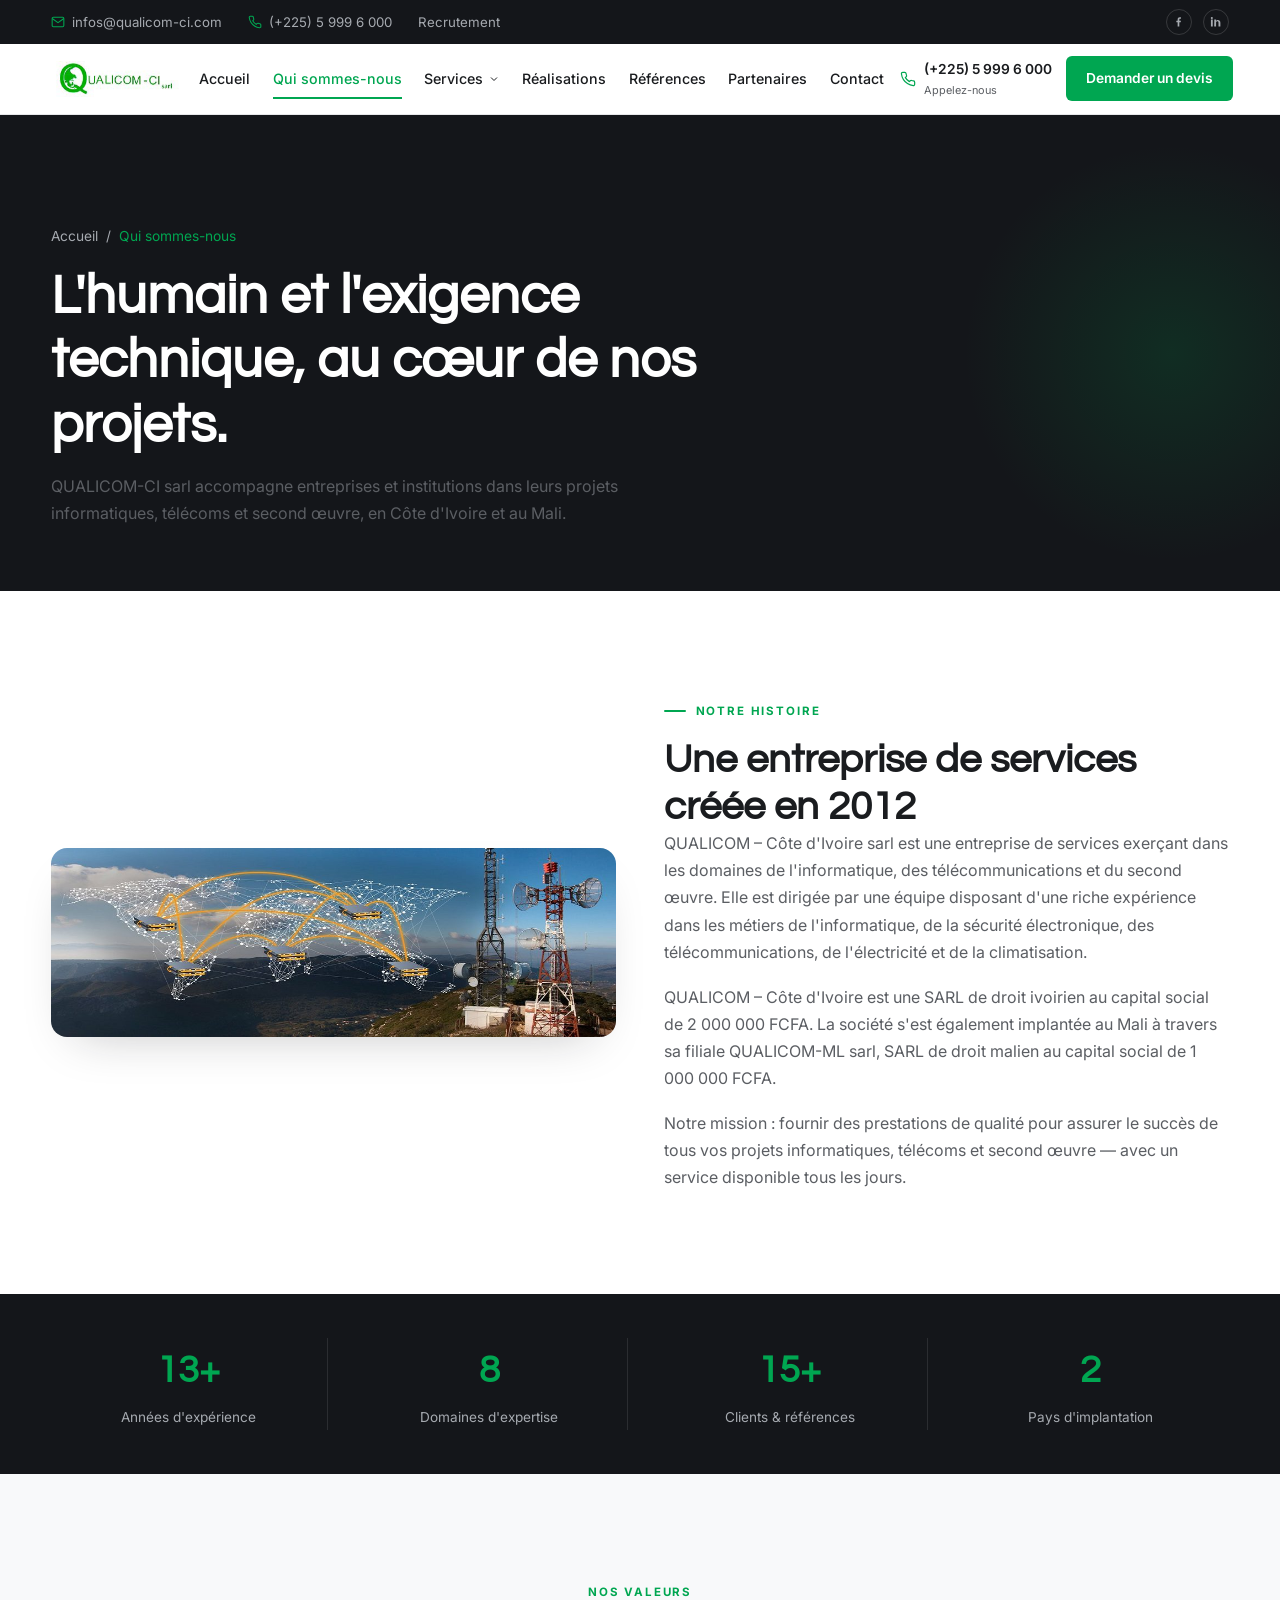
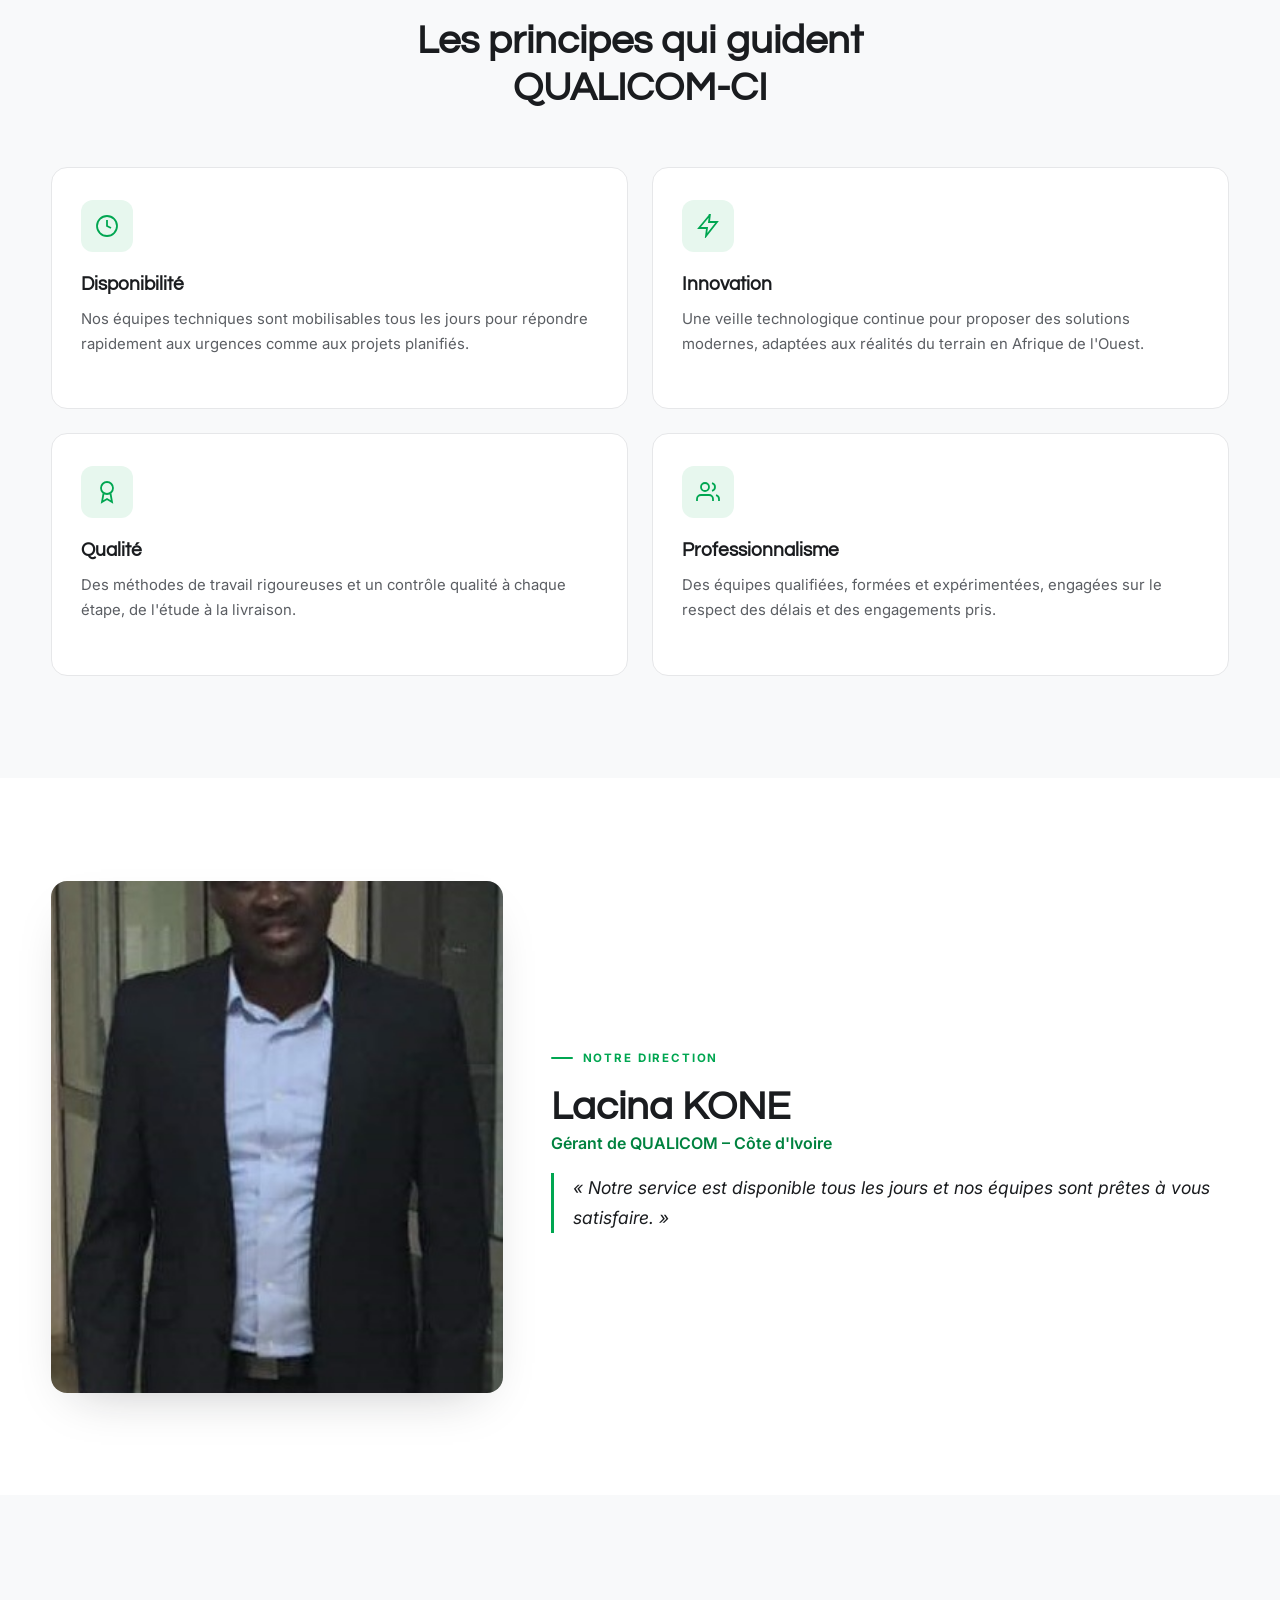
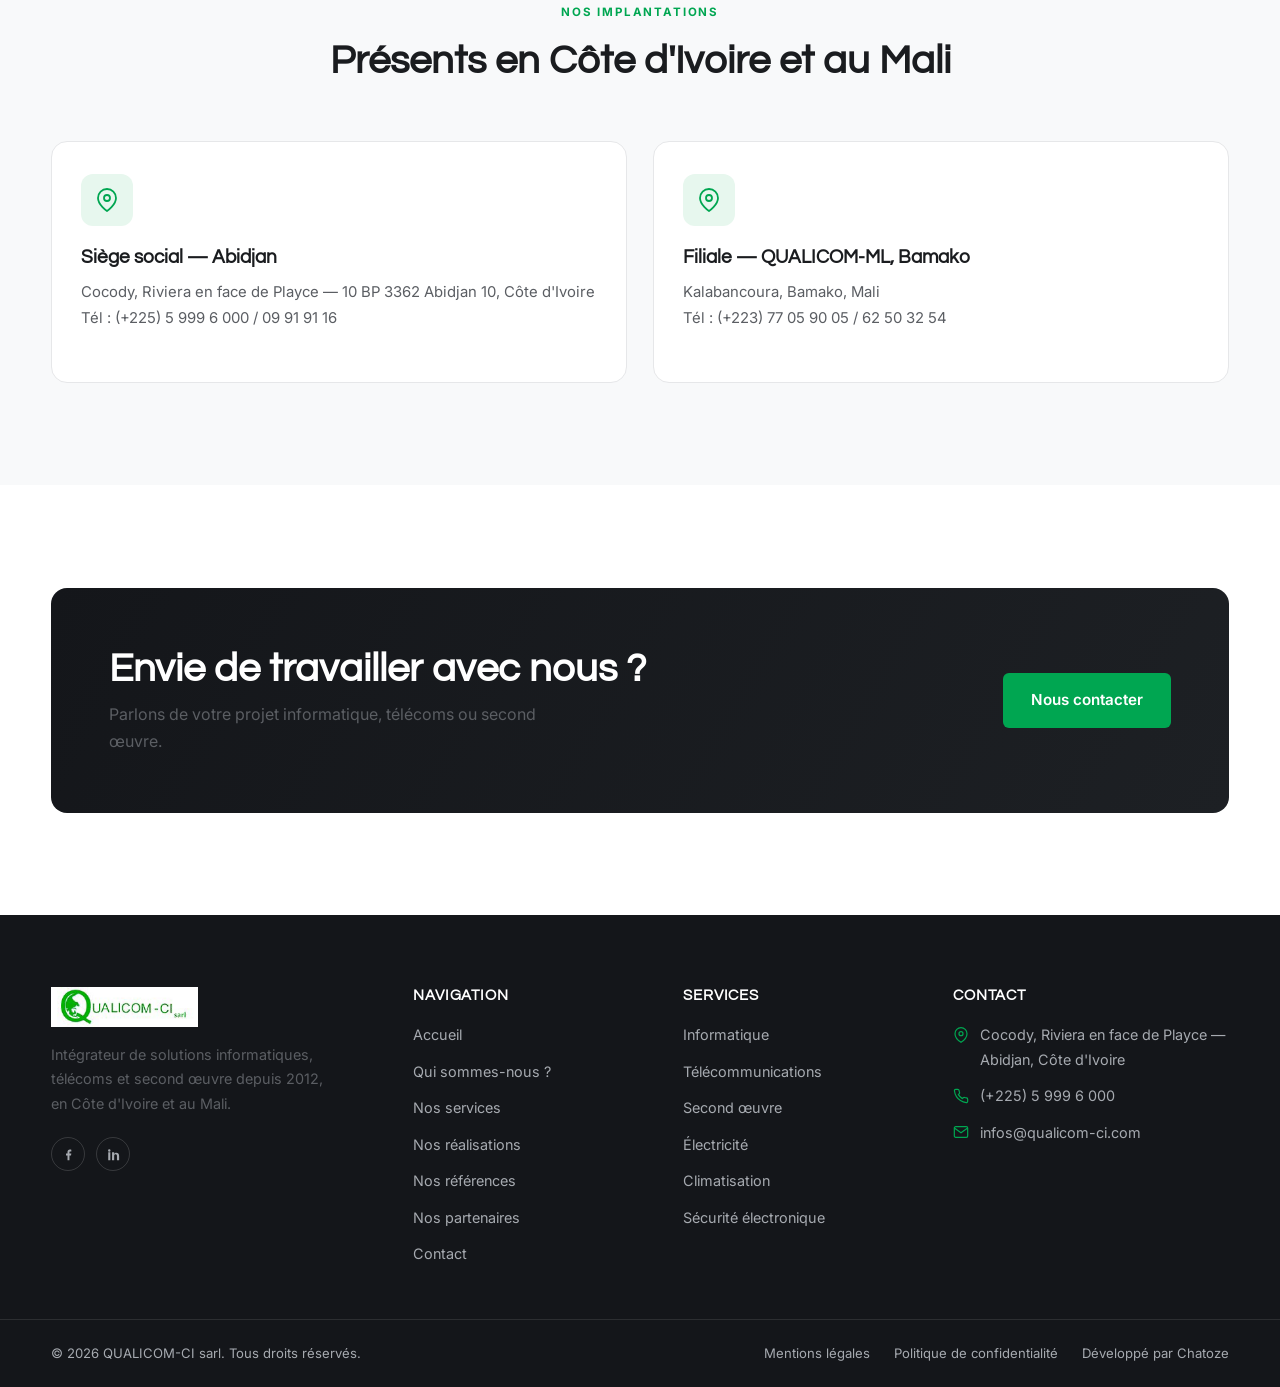
<file: qui-sommes-nous.html>
<!DOCTYPE html>
<html lang="fr">
<head>
<meta charset="UTF-8">
<meta name="viewport" content="width=device-width, initial-scale=1.0">
<title>Qui sommes-nous ? — QUALICOM-CI sarl</title>
<meta name="description" content="QUALICOM-CI, intégrateur de solutions informatiques, télécoms et second œuvre depuis 2012, présent à Abidjan (Côte d'Ivoire) et à Bamako (Mali).">
<link rel="icon" type="image/png" href="assets/img/logo-mark.png">
<link rel="apple-touch-icon" href="assets/img/logo-mark.png">
<link rel="stylesheet" href="assets/css/style.css">
</head>
<body>
<a href="#main" class="skip-link">Aller au contenu</a>

<div class="topbar">
  <div class="container">
    <div class="topbar-left">
      <a href="mailto:infos@qualicom-ci.com" class="topbar-item"><svg viewBox="0 0 24 24" fill="none" stroke="currentColor" stroke-width="1.8"><rect x="2" y="4" width="20" height="16" rx="2"/><path d="M22 6l-10 7L2 6"/></svg> infos@qualicom-ci.com</a>
      <a href="tel:+2255999600" class="topbar-item"><svg viewBox="0 0 24 24" fill="none" stroke="currentColor" stroke-width="1.8"><path d="M22 16.92v3a2 2 0 0 1-2.18 2 19.79 19.79 0 0 1-8.63-3.07 19.5 19.5 0 0 1-6-6 19.79 19.79 0 0 1-3.07-8.67A2 2 0 0 1 4.11 2h3a2 2 0 0 1 2 1.72c.127.96.361 1.903.7 2.81a2 2 0 0 1-.45 2.11L8.09 9.91a16 16 0 0 0 6 6l1.27-1.27a2 2 0 0 1 2.11-.45c.907.339 1.85.573 2.81.7A2 2 0 0 1 22 16.92z"/></svg> (+225) 5 999 6 000</a>
      <a href="mailto:infos@qualicom-ci.com?subject=Recrutement" class="topbar-item">Recrutement</a>
    </div>
    <div class="topbar-social">
      <a href="#" aria-label="Facebook"><svg viewBox="0 0 24 24" fill="currentColor"><path d="M13.5 21v-7.5H16l.5-3H13.5V8.5c0-.9.25-1.5 1.55-1.5H16.5V4.3c-.27-.04-1.2-.11-2.28-.11-2.25 0-3.8 1.37-3.8 3.9V10.5H8v3h2.42V21h3.08z"/></svg></a>
      <a href="#" aria-label="LinkedIn"><svg viewBox="0 0 24 24" fill="currentColor"><path d="M6.94 8.5H3.56V21h3.38V8.5zM5.25 3.5a1.96 1.96 0 100 3.92 1.96 1.96 0 000-3.92zM21 21v-6.7c0-3.58-1.9-5.24-4.44-5.24-2.05 0-2.96 1.13-3.47 1.92V8.5H9.7c.05 1 0 12.5 0 12.5h3.38v-6.98c0-.37.03-.75.14-1.02.3-.75 1-1.53 2.16-1.53 1.53 0 2.14 1.16 2.14 2.87V21H21z"/></svg></a>
    </div>
  </div>
</div>

<header class="site-header">
  <div class="container header-inner">
    <a href="index.html" class="brand"><img src="assets/img/logo-qualicom.png" alt="QUALICOM-CI sarl"></a>
    <nav class="main-nav" aria-label="Navigation principale">
      <a href="index.html" class="nav-link">Accueil</a>
      <a href="qui-sommes-nous.html" class="nav-link active">Qui sommes-nous</a>
      <div class="has-sub">
        <a href="services.html" class="nav-link">Services <svg viewBox="0 0 24 24" fill="none" stroke="currentColor" stroke-width="2"><path d="M6 9l6 6 6-6"/></svg></a>
        <div class="subnav">
          <a href="services-informatique.html">Informatique</a>
          <a href="services-telecoms.html">Télécommunications</a>
          <a href="services-second-oeuvre.html">Second œuvre &amp; autres</a>
          <a href="services.html">Tous nos services</a>
        </div>
      </div>
      <a href="realisations.html" class="nav-link">Réalisations</a>
      <a href="nos-references.html" class="nav-link">Références</a>
      <a href="partenaires.html" class="nav-link">Partenaires</a>
      <a href="contact.html" class="nav-link">Contact</a>
    </nav>
    <div class="header-actions">
      <a href="tel:+2255999600" class="header-phone"><svg viewBox="0 0 24 24" fill="none" stroke="currentColor" stroke-width="1.8"><path d="M22 16.92v3a2 2 0 0 1-2.18 2 19.79 19.79 0 0 1-8.63-3.07 19.5 19.5 0 0 1-6-6 19.79 19.79 0 0 1-3.07-8.67A2 2 0 0 1 4.11 2h3a2 2 0 0 1 2 1.72c.127.96.361 1.903.7 2.81a2 2 0 0 1-.45 2.11L8.09 9.91a16 16 0 0 0 6 6l1.27-1.27a2 2 0 0 1 2.11-.45c.907.339 1.85.573 2.81.7A2 2 0 0 1 22 16.92z"/></svg><span>(+225) 5 999 6 000<small>Appelez-nous</small></span></a>
      <a href="contact.html" class="btn btn-primary btn-sm">Demander un devis</a>
      <button class="burger" id="burger" aria-label="Menu" aria-expanded="false"><span></span><span></span><span></span></button>
    </div>
  </div>
</header>

<div class="mobile-menu" id="mobile-menu">
  <div class="mobile-menu-top"><img src="assets/img/logo-qualicom.png" alt="QUALICOM-CI sarl"><button class="m-close" aria-label="Fermer"></button></div>
  <a href="index.html" class="m-link">Accueil</a>
  <a href="qui-sommes-nous.html" class="m-link">Qui sommes-nous</a>
  <a href="services.html" class="m-link">Services</a>
  <div class="m-sub"><a href="services-informatique.html">Informatique</a><a href="services-telecoms.html">Télécommunications</a><a href="services-second-oeuvre.html">Second œuvre &amp; autres</a></div>
  <a href="realisations.html" class="m-link">Réalisations</a>
  <a href="nos-references.html" class="m-link">Références</a>
  <a href="partenaires.html" class="m-link">Partenaires</a>
  <a href="contact.html" class="m-link">Contact</a>
  <a href="contact.html" class="btn btn-primary">Demander un devis</a>
</div>

<main id="main">

  <section class="page-hero">
    <div class="container">
      <div class="breadcrumb"><a href="index.html">Accueil</a> / <span class="accent">Qui sommes-nous</span></div>
      <h1>L'humain et l'exigence technique, au cœur de nos projets.</h1>
      <p>QUALICOM-CI sarl accompagne entreprises et institutions dans leurs projets informatiques, télécoms et second œuvre, en Côte d'Ivoire et au Mali.</p>
    </div>
  </section>

  <section class="sec">
    <div class="container two-col">
      <div class="img-round" data-reveal><img src="assets/img/about-banner.jpg" alt="Équipe QUALICOM-CI sur le terrain"></div>
      <div data-reveal data-delay="100">
        <div class="eyebrow">Notre histoire</div>
        <h2>Une entreprise de services créée en 2012</h2>
        <p style="margin-bottom:1.1rem">QUALICOM – Côte d'Ivoire sarl est une entreprise de services exerçant dans les domaines de l'informatique, des télécommunications et du second œuvre. Elle est dirigée par une équipe disposant d'une riche expérience dans les métiers de l'informatique, de la sécurité électronique, des télécommunications, de l'électricité et de la climatisation.</p>
        <p style="margin-bottom:1.1rem">QUALICOM – Côte d'Ivoire est une SARL de droit ivoirien au capital social de 2 000 000 FCFA. La société s'est également implantée au Mali à travers sa filiale QUALICOM-ML sarl, SARL de droit malien au capital social de 1 000 000 FCFA.</p>
        <p>Notre mission : fournir des prestations de qualité pour assurer le succès de tous vos projets informatiques, télécoms et second œuvre — avec un service disponible tous les jours.</p>
      </div>
    </div>
  </section>

  <section class="stat-bar">
    <div class="container">
      <div class="stat-item"><strong data-count="14" data-suffix="+">0</strong><span>Années d'expérience</span></div>
      <div class="stat-item"><strong data-count="9">0</strong><span>Domaines d'expertise</span></div>
      <div class="stat-item"><strong data-count="16" data-suffix="+">0</strong><span>Clients &amp; références</span></div>
      <div class="stat-item"><strong data-count="2">0</strong><span>Pays d'implantation</span></div>
    </div>
  </section>

  <section class="sec sec-alt">
    <div class="container">
      <div class="sec-head center" data-reveal>
        <div class="eyebrow">Nos valeurs</div>
        <h2>Les principes qui guident QUALICOM-CI</h2>
      </div>
      <div class="value-grid">
        <div class="card" data-reveal>
          <div class="card-icon"><svg viewBox="0 0 24 24" fill="none" stroke="currentColor" stroke-width="1.8"><circle cx="12" cy="12" r="10"/><path d="M12 6v6l4 2"/></svg></div>
          <h3>Disponibilité</h3>
          <p>Nos équipes techniques sont mobilisables tous les jours pour répondre rapidement aux urgences comme aux projets planifiés.</p>
        </div>
        <div class="card" data-reveal data-delay="80">
          <div class="card-icon"><svg viewBox="0 0 24 24" fill="none" stroke="currentColor" stroke-width="1.8"><path d="M13 2L3 14h8l-1 8 11-14h-8l1-8z"/></svg></div>
          <h3>Innovation</h3>
          <p>Une veille technologique continue pour proposer des solutions modernes, adaptées aux réalités du terrain en Afrique de l'Ouest.</p>
        </div>
        <div class="card" data-reveal>
          <div class="card-icon"><svg viewBox="0 0 24 24" fill="none" stroke="currentColor" stroke-width="1.8"><circle cx="12" cy="8" r="6"/><path d="M8.5 13.5L7 22l5-3 5 3-1.5-8.5"/></svg></div>
          <h3>Qualité</h3>
          <p>Des méthodes de travail rigoureuses et un contrôle qualité à chaque étape, de l'étude à la livraison.</p>
        </div>
        <div class="card" data-reveal data-delay="80">
          <div class="card-icon"><svg viewBox="0 0 24 24" fill="none" stroke="currentColor" stroke-width="1.8"><path d="M17 21v-2a4 4 0 00-4-4H5a4 4 0 00-4 4v2"/><circle cx="9" cy="7" r="4"/><path d="M23 21v-2a4 4 0 00-3-3.87M16 3.13a4 4 0 010 7.75"/></svg></div>
          <h3>Professionnalisme</h3>
          <p>Des équipes qualifiées, formées et expérimentées, engagées sur le respect des délais et des engagements pris.</p>
        </div>
      </div>
    </div>
  </section>

  <section class="sec">
    <div class="container">
      <div class="team-block">
        <div class="team-photo" data-reveal><img src="assets/img/gerant.jpg" alt="Lacina KONE, Gérant de QUALICOM-CI"></div>
        <div data-reveal data-delay="100">
          <div class="eyebrow">Notre direction</div>
          <h2>Lacina KONE</h2>
          <p style="margin-bottom:1rem;font-weight:600;color:var(--green-dark)">Gérant de QUALICOM – Côte d'Ivoire</p>
          <p style="font-size:1.1rem;font-style:italic;color:var(--text);border-left:3px solid var(--green);padding-left:1.2rem">« Notre service est disponible tous les jours et nos équipes sont prêtes à vous satisfaire. »</p>
        </div>
      </div>
    </div>
  </section>

  <section class="sec sec-alt">
    <div class="container">
      <div class="sec-head center" data-reveal>
        <div class="eyebrow">Nos implantations</div>
        <h2>Présents en Côte d'Ivoire et au Mali</h2>
      </div>
      <div class="card-grid cols-2">
        <div class="card" data-reveal>
          <div class="card-icon"><svg viewBox="0 0 24 24" fill="none" stroke="currentColor" stroke-width="1.8"><path d="M21 10c0 7-9 13-9 13s-9-6-9-13a9 9 0 0 1 18 0z"/><circle cx="12" cy="10" r="3"/></svg></div>
          <h3>Siège social — Abidjan</h3>
          <p>Cocody, Riviera en face de Playce — 10 BP 3362 Abidjan 10, Côte d'Ivoire<br>Tél : (+225) 5 999 6 000 / 09 91 91 16</p>
        </div>
        <div class="card" data-reveal data-delay="80">
          <div class="card-icon"><svg viewBox="0 0 24 24" fill="none" stroke="currentColor" stroke-width="1.8"><path d="M21 10c0 7-9 13-9 13s-9-6-9-13a9 9 0 0 1 18 0z"/><circle cx="12" cy="10" r="3"/></svg></div>
          <h3>Filiale — QUALICOM-ML, Bamako</h3>
          <p>Kalabancoura, Bamako, Mali<br>Tél : (+223) 77 05 90 05 / 62 50 32 54</p>
        </div>
      </div>
    </div>
  </section>

  <section class="sec">
    <div class="container">
      <div class="cta-banner" data-reveal>
        <div><h2>Envie de travailler avec nous ?</h2><p>Parlons de votre projet informatique, télécoms ou second œuvre.</p></div>
        <a href="contact.html" class="btn btn-primary">Nous contacter</a>
      </div>
    </div>
  </section>

</main>

<footer class="site-footer">
  <div class="container footer-top">
    <div class="footer-brand">
      <img src="assets/img/logo-qualicom.png" alt="QUALICOM-CI sarl">
      <p>Intégrateur de solutions informatiques, télécoms et second œuvre depuis 2012, en Côte d'Ivoire et au Mali.</p>
      <div class="footer-social">
        <a href="#" aria-label="Facebook"><svg viewBox="0 0 24 24" fill="currentColor"><path d="M13.5 21v-7.5H16l.5-3H13.5V8.5c0-.9.25-1.5 1.55-1.5H16.5V4.3c-.27-.04-1.2-.11-2.28-.11-2.25 0-3.8 1.37-3.8 3.9V10.5H8v3h2.42V21h3.08z"/></svg></a>
        <a href="#" aria-label="LinkedIn"><svg viewBox="0 0 24 24" fill="currentColor"><path d="M6.94 8.5H3.56V21h3.38V8.5zM5.25 3.5a1.96 1.96 0 100 3.92 1.96 1.96 0 000-3.92zM21 21v-6.7c0-3.58-1.9-5.24-4.44-5.24-2.05 0-2.96 1.13-3.47 1.92V8.5H9.7c.05 1 0 12.5 0 12.5h3.38v-6.98c0-.37.03-.75.14-1.02.3-.75 1-1.53 2.16-1.53 1.53 0 2.14 1.16 2.14 2.87V21H21z"/></svg></a>
      </div>
    </div>
    <div class="footer-col"><h4>Navigation</h4><ul>
      <li><a href="index.html">Accueil</a></li><li><a href="qui-sommes-nous.html">Qui sommes-nous ?</a></li><li><a href="services.html">Nos services</a></li><li><a href="realisations.html">Nos réalisations</a></li><li><a href="nos-references.html">Nos références</a></li><li><a href="partenaires.html">Nos partenaires</a></li><li><a href="contact.html">Contact</a></li>
    </ul></div>
    <div class="footer-col"><h4>Services</h4><ul>
      <li><a href="services-informatique.html">Informatique</a></li><li><a href="services-telecoms.html">Télécommunications</a></li><li><a href="services-second-oeuvre.html">Second œuvre</a></li><li><a href="services-second-oeuvre.html">Électricité</a></li><li><a href="services-second-oeuvre.html">Climatisation</a></li><li><a href="services-second-oeuvre.html">Sécurité électronique</a></li>
    </ul></div>
    <div class="footer-col"><h4>Contact</h4><ul class="footer-contact">
      <li><svg viewBox="0 0 24 24" fill="none" stroke="currentColor" stroke-width="1.8"><path d="M21 10c0 7-9 13-9 13s-9-6-9-13a9 9 0 0 1 18 0z"/><circle cx="12" cy="10" r="3"/></svg> Cocody, Riviera en face de Playce — Abidjan, Côte d'Ivoire</li>
      <li><svg viewBox="0 0 24 24" fill="none" stroke="currentColor" stroke-width="1.8"><path d="M22 16.92v3a2 2 0 0 1-2.18 2 19.79 19.79 0 0 1-8.63-3.07 19.5 19.5 0 0 1-6-6 19.79 19.79 0 0 1-3.07-8.67A2 2 0 0 1 4.11 2h3a2 2 0 0 1 2 1.72c.127.96.361 1.903.7 2.81a2 2 0 0 1-.45 2.11L8.09 9.91a16 16 0 0 0 6 6l1.27-1.27a2 2 0 0 1 2.11-.45c.907.339 1.85.573 2.81.7A2 2 0 0 1 22 16.92z"/></svg> (+225) 5 999 6 000</li>
      <li><svg viewBox="0 0 24 24" fill="none" stroke="currentColor" stroke-width="1.8"><rect x="2" y="4" width="20" height="16" rx="2"/><path d="M22 6l-10 7L2 6"/></svg> infos@qualicom-ci.com</li>
    </ul></div>
  </div>
  <div class="footer-bottom"><div class="container">
    <span>© <span data-year>2026</span> QUALICOM-CI sarl. Tous droits réservés.</span>
    <div class="footer-legal"><a href="#">Mentions légales</a><a href="#">Politique de confidentialité</a><span>Développé par Chatoze</span></div>
  </div></div>
</footer>

<button class="to-top" id="to-top" aria-label="Haut de page"><svg viewBox="0 0 24 24" fill="none" stroke="currentColor" stroke-width="2"><path d="M18 15l-6-6-6 6"/></svg></button>
<script src="assets/js/main.js"></script>
</body>
</html>
</file>
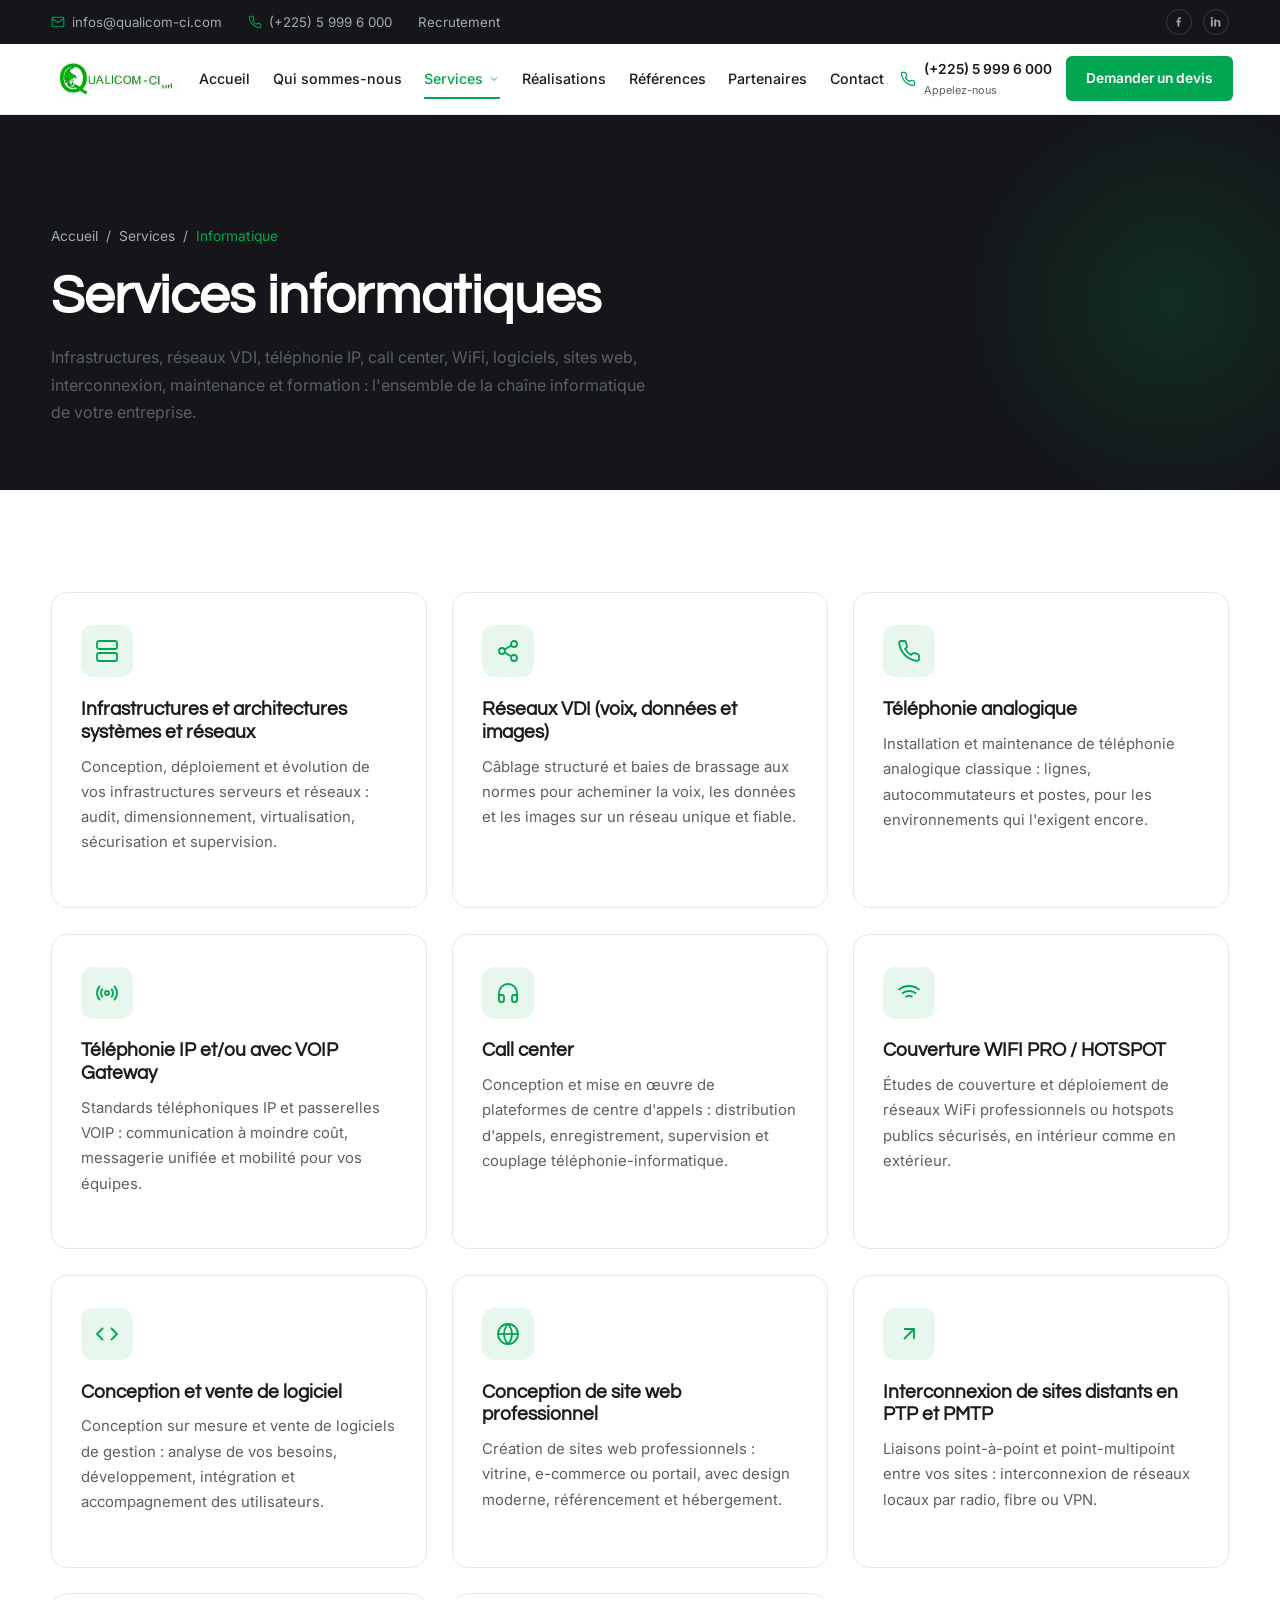
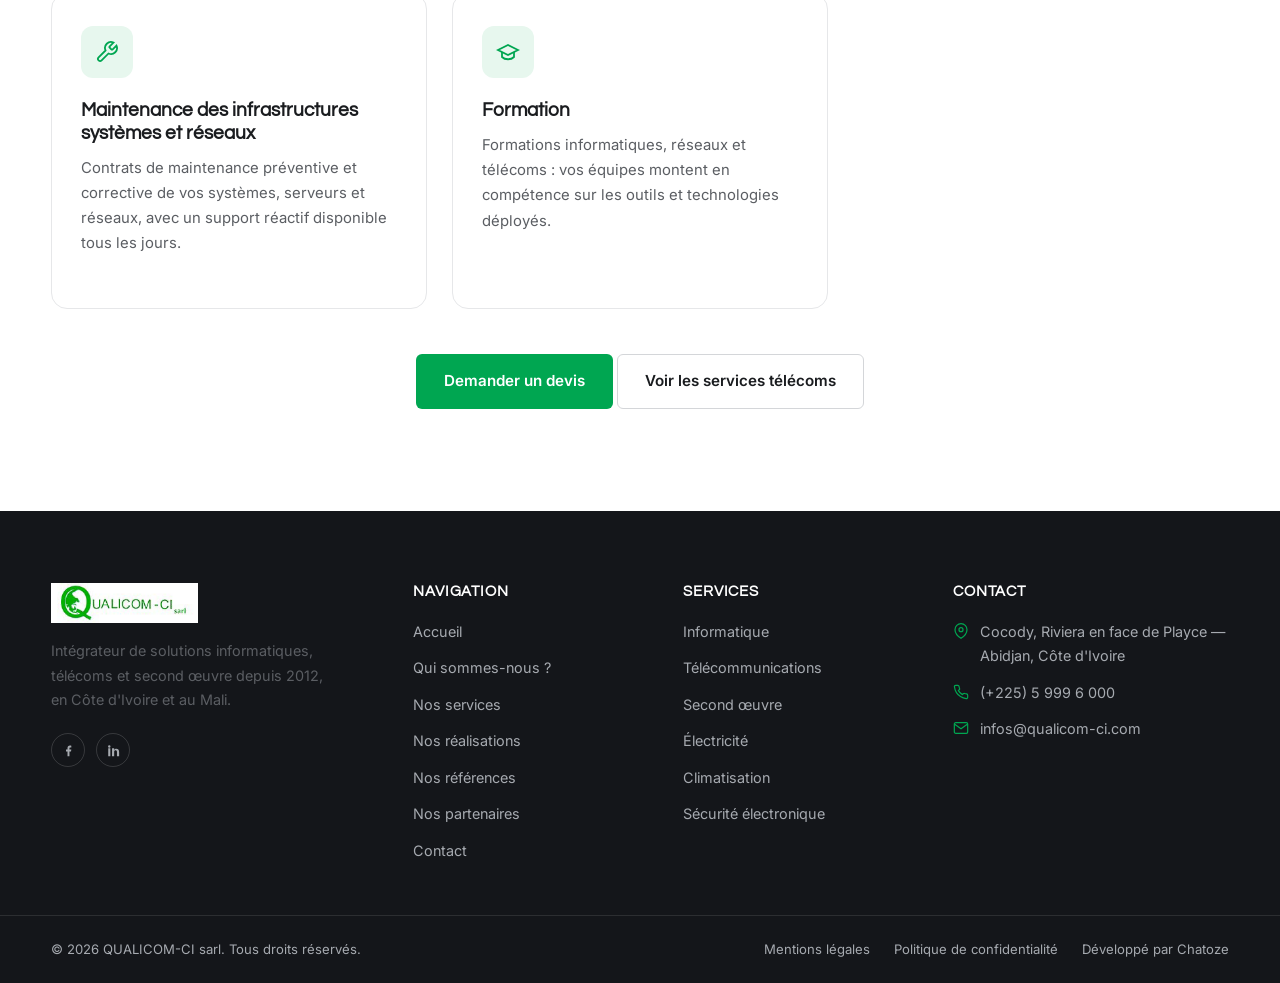
<file: services-informatique.html>
<!DOCTYPE html>
<html lang="fr">
<head>
<meta charset="UTF-8">
<meta name="viewport" content="width=device-width, initial-scale=1.0">
<title>Services informatiques — QUALICOM-CI sarl</title>
<meta name="description" content="Infrastructures systèmes et réseaux, réseaux VDI, téléphonie IP et VOIP, call center, WiFi pro, logiciels, sites web, interconnexion PTP/PMTP, maintenance et formation.">
<link rel="icon" type="image/png" href="assets/img/logo-mark.png">
<link rel="apple-touch-icon" href="assets/img/logo-mark.png">
<link rel="stylesheet" href="assets/css/style.css">
</head>
<body>
<a href="#main" class="skip-link">Aller au contenu</a>

<div class="topbar">
  <div class="container">
    <div class="topbar-left">
      <a href="mailto:infos@qualicom-ci.com" class="topbar-item"><svg viewBox="0 0 24 24" fill="none" stroke="currentColor" stroke-width="1.8"><rect x="2" y="4" width="20" height="16" rx="2"/><path d="M22 6l-10 7L2 6"/></svg> infos@qualicom-ci.com</a>
      <a href="tel:+2255999600" class="topbar-item"><svg viewBox="0 0 24 24" fill="none" stroke="currentColor" stroke-width="1.8"><path d="M22 16.92v3a2 2 0 0 1-2.18 2 19.79 19.79 0 0 1-8.63-3.07 19.5 19.5 0 0 1-6-6 19.79 19.79 0 0 1-3.07-8.67A2 2 0 0 1 4.11 2h3a2 2 0 0 1 2 1.72c.127.96.361 1.903.7 2.81a2 2 0 0 1-.45 2.11L8.09 9.91a16 16 0 0 0 6 6l1.27-1.27a2 2 0 0 1 2.11-.45c.907.339 1.85.573 2.81.7A2 2 0 0 1 22 16.92z"/></svg> (+225) 5 999 6 000</a>
      <a href="mailto:infos@qualicom-ci.com?subject=Recrutement" class="topbar-item">Recrutement</a>
    </div>
    <div class="topbar-social">
      <a href="#" aria-label="Facebook"><svg viewBox="0 0 24 24" fill="currentColor"><path d="M13.5 21v-7.5H16l.5-3H13.5V8.5c0-.9.25-1.5 1.55-1.5H16.5V4.3c-.27-.04-1.2-.11-2.28-.11-2.25 0-3.8 1.37-3.8 3.9V10.5H8v3h2.42V21h3.08z"/></svg></a>
      <a href="#" aria-label="LinkedIn"><svg viewBox="0 0 24 24" fill="currentColor"><path d="M6.94 8.5H3.56V21h3.38V8.5zM5.25 3.5a1.96 1.96 0 100 3.92 1.96 1.96 0 000-3.92zM21 21v-6.7c0-3.58-1.9-5.24-4.44-5.24-2.05 0-2.96 1.13-3.47 1.92V8.5H9.7c.05 1 0 12.5 0 12.5h3.38v-6.98c0-.37.03-.75.14-1.02.3-.75 1-1.53 2.16-1.53 1.53 0 2.14 1.16 2.14 2.87V21H21z"/></svg></a>
    </div>
  </div>
</div>

<header class="site-header">
  <div class="container header-inner">
    <a href="index.html" class="brand"><img src="assets/img/logo-qualicom.png" alt="QUALICOM-CI sarl"></a>
    <nav class="main-nav" aria-label="Navigation principale">
      <a href="index.html" class="nav-link">Accueil</a>
      <a href="qui-sommes-nous.html" class="nav-link">Qui sommes-nous</a>
      <div class="has-sub">
        <a href="services.html" class="nav-link active">Services <svg viewBox="0 0 24 24" fill="none" stroke="currentColor" stroke-width="2"><path d="M6 9l6 6 6-6"/></svg></a>
        <div class="subnav">
          <a href="services-informatique.html">Informatique</a>
          <a href="services-telecoms.html">Télécommunications</a>
          <a href="services-second-oeuvre.html">Second œuvre &amp; autres</a>
          <a href="services.html">Tous nos services</a>
        </div>
      </div>
      <a href="realisations.html" class="nav-link">Réalisations</a>
      <a href="nos-references.html" class="nav-link">Références</a>
      <a href="partenaires.html" class="nav-link">Partenaires</a>
      <a href="contact.html" class="nav-link">Contact</a>
    </nav>
    <div class="header-actions">
      <a href="tel:+2255999600" class="header-phone"><svg viewBox="0 0 24 24" fill="none" stroke="currentColor" stroke-width="1.8"><path d="M22 16.92v3a2 2 0 0 1-2.18 2 19.79 19.79 0 0 1-8.63-3.07 19.5 19.5 0 0 1-6-6 19.79 19.79 0 0 1-3.07-8.67A2 2 0 0 1 4.11 2h3a2 2 0 0 1 2 1.72c.127.96.361 1.903.7 2.81a2 2 0 0 1-.45 2.11L8.09 9.91a16 16 0 0 0 6 6l1.27-1.27a2 2 0 0 1 2.11-.45c.907.339 1.85.573 2.81.7A2 2 0 0 1 22 16.92z"/></svg><span>(+225) 5 999 6 000<small>Appelez-nous</small></span></a>
      <a href="contact.html" class="btn btn-primary btn-sm">Demander un devis</a>
      <button class="burger" id="burger" aria-label="Menu" aria-expanded="false"><span></span><span></span><span></span></button>
    </div>
  </div>
</header>

<div class="mobile-menu" id="mobile-menu">
  <div class="mobile-menu-top"><img src="assets/img/logo-qualicom.png" alt="QUALICOM-CI sarl"><button class="m-close" aria-label="Fermer"></button></div>
  <a href="index.html" class="m-link">Accueil</a>
  <a href="qui-sommes-nous.html" class="m-link">Qui sommes-nous</a>
  <a href="services.html" class="m-link">Services</a>
  <div class="m-sub"><a href="services-informatique.html">Informatique</a><a href="services-telecoms.html">Télécommunications</a><a href="services-second-oeuvre.html">Second œuvre &amp; autres</a></div>
  <a href="realisations.html" class="m-link">Réalisations</a>
  <a href="nos-references.html" class="m-link">Références</a>
  <a href="partenaires.html" class="m-link">Partenaires</a>
  <a href="contact.html" class="m-link">Contact</a>
  <a href="contact.html" class="btn btn-primary">Demander un devis</a>
</div>

<main id="main">

  <section class="page-hero">
    <div class="container">
      <div class="breadcrumb"><a href="index.html">Accueil</a> / <a href="services.html">Services</a> / <span class="accent">Informatique</span></div>
      <h1>Services informatiques</h1>
      <p>Infrastructures, réseaux VDI, téléphonie IP, call center, WiFi, logiciels, sites web, interconnexion, maintenance et formation : l'ensemble de la chaîne informatique de votre entreprise.</p>
    </div>
  </section>

  <section class="sec">
    <div class="container">
      <div class="card-grid">
        <div class="card" data-reveal>
          <div class="card-icon"><svg viewBox="0 0 24 24" fill="none" stroke="currentColor" stroke-width="1.8"><rect x="2" y="2" width="20" height="8" rx="2"/><rect x="2" y="14" width="20" height="8" rx="2"/><line x1="6" y1="6" x2="6.01" y2="6"/><line x1="6" y1="18" x2="6.01" y2="18"/></svg></div>
          <h3>Infrastructures et architectures systèmes et réseaux</h3>
          <p>Conception, déploiement et évolution de vos infrastructures serveurs et réseaux : audit, dimensionnement, virtualisation, sécurisation et supervision.</p>
        </div>
        <div class="card" data-reveal data-delay="80">
          <div class="card-icon"><svg viewBox="0 0 24 24" fill="none" stroke="currentColor" stroke-width="1.8"><circle cx="18" cy="5" r="3"/><circle cx="6" cy="12" r="3"/><circle cx="18" cy="19" r="3"/><line x1="8.59" y1="13.51" x2="15.42" y2="17.49"/><line x1="15.41" y1="6.51" x2="8.59" y2="10.49"/></svg></div>
          <h3>Réseaux VDI (voix, données et images)</h3>
          <p>Câblage structuré et baies de brassage aux normes pour acheminer la voix, les données et les images sur un réseau unique et fiable.</p>
        </div>
        <div class="card" data-reveal data-delay="160">
          <div class="card-icon"><svg viewBox="0 0 24 24" fill="none" stroke="currentColor" stroke-width="1.8"><path d="M22 16.92v3a2 2 0 0 1-2.18 2 19.79 19.79 0 0 1-8.63-3.07 19.5 19.5 0 0 1-6-6 19.79 19.79 0 0 1-3.07-8.67A2 2 0 0 1 4.11 2h3a2 2 0 0 1 2 1.72c.127.96.361 1.903.7 2.81a2 2 0 0 1-.45 2.11L8.09 9.91a16 16 0 0 0 6 6l1.27-1.27a2 2 0 0 1 2.11-.45c.907.339 1.85.573 2.81.7A2 2 0 0 1 22 16.92z"/></svg></div>
          <h3>Téléphonie analogique</h3>
          <p>Installation et maintenance de téléphonie analogique classique : lignes, autocommutateurs et postes, pour les environnements qui l'exigent encore.</p>
        </div>
        <div class="card" data-reveal>
          <div class="card-icon"><svg viewBox="0 0 24 24" fill="none" stroke="currentColor" stroke-width="1.8"><circle cx="12" cy="12" r="2"/><path d="M4.93 19.07a10 10 0 0 1 0-14.14M19.07 4.93a10 10 0 0 1 0 14.14M7.76 16.24a6 6 0 0 1 0-8.49M16.24 7.76a6 6 0 0 1 0 8.49"/></svg></div>
          <h3>Téléphonie IP et/ou avec VOIP Gateway</h3>
          <p>Standards téléphoniques IP et passerelles VOIP : communication à moindre coût, messagerie unifiée et mobilité pour vos équipes.</p>
        </div>
        <div class="card" data-reveal data-delay="80">
          <div class="card-icon"><svg viewBox="0 0 24 24" fill="none" stroke="currentColor" stroke-width="1.8"><path d="M3 18v-6a9 9 0 0 1 18 0v6"/><path d="M21 19a2 2 0 0 1-2 2h-1a2 2 0 0 1-2-2v-3a2 2 0 0 1 2-2h3zM3 19a2 2 0 0 0 2 2h1a2 2 0 0 0 2-2v-3a2 2 0 0 0-2-2H3z"/></svg></div>
          <h3>Call center</h3>
          <p>Conception et mise en œuvre de plateformes de centre d'appels : distribution d'appels, enregistrement, supervision et couplage téléphonie-informatique.</p>
        </div>
        <div class="card" data-reveal data-delay="160">
          <div class="card-icon"><svg viewBox="0 0 24 24" fill="none" stroke="currentColor" stroke-width="1.8"><path d="M5 12.55a11 11 0 0 1 14.08 0"/><path d="M1.42 9a16 16 0 0 1 21.16 0"/><path d="M8.53 16.11a6 6 0 0 1 6.95 0"/><line x1="12" y1="20" x2="12.01" y2="20"/></svg></div>
          <h3>Couverture WIFI PRO / HOTSPOT</h3>
          <p>Études de couverture et déploiement de réseaux WiFi professionnels ou hotspots publics sécurisés, en intérieur comme en extérieur.</p>
        </div>
        <div class="card" data-reveal>
          <div class="card-icon"><svg viewBox="0 0 24 24" fill="none" stroke="currentColor" stroke-width="1.8"><polyline points="16 18 22 12 16 6"/><polyline points="8 6 2 12 8 18"/></svg></div>
          <h3>Conception et vente de logiciel</h3>
          <p>Conception sur mesure et vente de logiciels de gestion : analyse de vos besoins, développement, intégration et accompagnement des utilisateurs.</p>
        </div>
        <div class="card" data-reveal data-delay="80">
          <div class="card-icon"><svg viewBox="0 0 24 24" fill="none" stroke="currentColor" stroke-width="1.8"><circle cx="12" cy="12" r="10"/><line x1="2" y1="12" x2="22" y2="12"/><path d="M12 2a15.3 15.3 0 0 1 4 10 15.3 15.3 0 0 1-4 10 15.3 15.3 0 0 1-4-10 15.3 15.3 0 0 1 4-10z"/></svg></div>
          <h3>Conception de site web professionnel</h3>
          <p>Création de sites web professionnels : vitrine, e-commerce ou portail, avec design moderne, référencement et hébergement.</p>
        </div>
        <div class="card" data-reveal data-delay="160">
          <div class="card-icon"><svg viewBox="0 0 24 24" fill="none" stroke="currentColor" stroke-width="1.8"><line x1="7" y1="17" x2="17" y2="7"/><polyline points="7 7 17 7 17 17"/></svg></div>
          <h3>Interconnexion de sites distants en PTP et PMTP</h3>
          <p>Liaisons point-à-point et point-multipoint entre vos sites : interconnexion de réseaux locaux par radio, fibre ou VPN.</p>
        </div>
        <div class="card" data-reveal>
          <div class="card-icon"><svg viewBox="0 0 24 24" fill="none" stroke="currentColor" stroke-width="1.8"><path d="M14.7 6.3a1 1 0 0 0 0 1.4l1.6 1.6a1 1 0 0 0 1.4 0l3.77-3.77a6 6 0 0 1-7.94 7.94l-6.91 6.91a2.12 2.12 0 0 1-3-3l6.91-6.91a6 6 0 0 1 7.94-7.94l-3.76 3.76z"/></svg></div>
          <h3>Maintenance des infrastructures systèmes et réseaux</h3>
          <p>Contrats de maintenance préventive et corrective de vos systèmes, serveurs et réseaux, avec un support réactif disponible tous les jours.</p>
        </div>
        <div class="card" data-reveal data-delay="80">
          <div class="card-icon"><svg viewBox="0 0 24 24" fill="none" stroke="currentColor" stroke-width="1.8"><path d="M22 10L12 5 2 10l10 5 10-5z"/><path d="M6 12v5c3 3 9 3 12 0v-5"/></svg></div>
          <h3>Formation</h3>
          <p>Formations informatiques, réseaux et télécoms : vos équipes montent en compétence sur les outils et technologies déployés.</p>
        </div>
      </div>
      <div class="center" style="margin-top:2.8rem" data-reveal>
        <a href="contact.html" class="btn btn-primary">Demander un devis</a>
        <a href="services-telecoms.html" class="btn btn-outline">Voir les services télécoms</a>
      </div>
    </div>
  </section>

</main>

<footer class="site-footer">
  <div class="container footer-top">
    <div class="footer-brand">
      <img src="assets/img/logo-qualicom.png" alt="QUALICOM-CI sarl">
      <p>Intégrateur de solutions informatiques, télécoms et second œuvre depuis 2012, en Côte d'Ivoire et au Mali.</p>
      <div class="footer-social">
        <a href="#" aria-label="Facebook"><svg viewBox="0 0 24 24" fill="currentColor"><path d="M13.5 21v-7.5H16l.5-3H13.5V8.5c0-.9.25-1.5 1.55-1.5H16.5V4.3c-.27-.04-1.2-.11-2.28-.11-2.25 0-3.8 1.37-3.8 3.9V10.5H8v3h2.42V21h3.08z"/></svg></a>
        <a href="#" aria-label="LinkedIn"><svg viewBox="0 0 24 24" fill="currentColor"><path d="M6.94 8.5H3.56V21h3.38V8.5zM5.25 3.5a1.96 1.96 0 100 3.92 1.96 1.96 0 000-3.92zM21 21v-6.7c0-3.58-1.9-5.24-4.44-5.24-2.05 0-2.96 1.13-3.47 1.92V8.5H9.7c.05 1 0 12.5 0 12.5h3.38v-6.98c0-.37.03-.75.14-1.02.3-.75 1-1.53 2.16-1.53 1.53 0 2.14 1.16 2.14 2.87V21H21z"/></svg></a>
      </div>
    </div>
    <div class="footer-col"><h4>Navigation</h4><ul>
      <li><a href="index.html">Accueil</a></li><li><a href="qui-sommes-nous.html">Qui sommes-nous ?</a></li><li><a href="services.html">Nos services</a></li><li><a href="realisations.html">Nos réalisations</a></li><li><a href="nos-references.html">Nos références</a></li><li><a href="partenaires.html">Nos partenaires</a></li><li><a href="contact.html">Contact</a></li>
    </ul></div>
    <div class="footer-col"><h4>Services</h4><ul>
      <li><a href="services-informatique.html">Informatique</a></li><li><a href="services-telecoms.html">Télécommunications</a></li><li><a href="services-second-oeuvre.html">Second œuvre</a></li><li><a href="services-second-oeuvre.html">Électricité</a></li><li><a href="services-second-oeuvre.html">Climatisation</a></li><li><a href="services-second-oeuvre.html">Sécurité électronique</a></li>
    </ul></div>
    <div class="footer-col"><h4>Contact</h4><ul class="footer-contact">
      <li><svg viewBox="0 0 24 24" fill="none" stroke="currentColor" stroke-width="1.8"><path d="M21 10c0 7-9 13-9 13s-9-6-9-13a9 9 0 0 1 18 0z"/><circle cx="12" cy="10" r="3"/></svg> Cocody, Riviera en face de Playce — Abidjan, Côte d'Ivoire</li>
      <li><svg viewBox="0 0 24 24" fill="none" stroke="currentColor" stroke-width="1.8"><path d="M22 16.92v3a2 2 0 0 1-2.18 2 19.79 19.79 0 0 1-8.63-3.07 19.5 19.5 0 0 1-6-6 19.79 19.79 0 0 1-3.07-8.67A2 2 0 0 1 4.11 2h3a2 2 0 0 1 2 1.72c.127.96.361 1.903.7 2.81a2 2 0 0 1-.45 2.11L8.09 9.91a16 16 0 0 0 6 6l1.27-1.27a2 2 0 0 1 2.11-.45c.907.339 1.85.573 2.81.7A2 2 0 0 1 22 16.92z"/></svg> (+225) 5 999 6 000</li>
      <li><svg viewBox="0 0 24 24" fill="none" stroke="currentColor" stroke-width="1.8"><rect x="2" y="4" width="20" height="16" rx="2"/><path d="M22 6l-10 7L2 6"/></svg> infos@qualicom-ci.com</li>
    </ul></div>
  </div>
  <div class="footer-bottom"><div class="container">
    <span>© <span data-year>2026</span> QUALICOM-CI sarl. Tous droits réservés.</span>
    <div class="footer-legal"><a href="#">Mentions légales</a><a href="#">Politique de confidentialité</a><span>Développé par Chatoze</span></div>
  </div></div>
</footer>

<button class="to-top" id="to-top" aria-label="Haut de page"><svg viewBox="0 0 24 24" fill="none" stroke="currentColor" stroke-width="2"><path d="M18 15l-6-6-6 6"/></svg></button>
<script src="assets/js/main.js"></script>
</body>
</html>
</file>
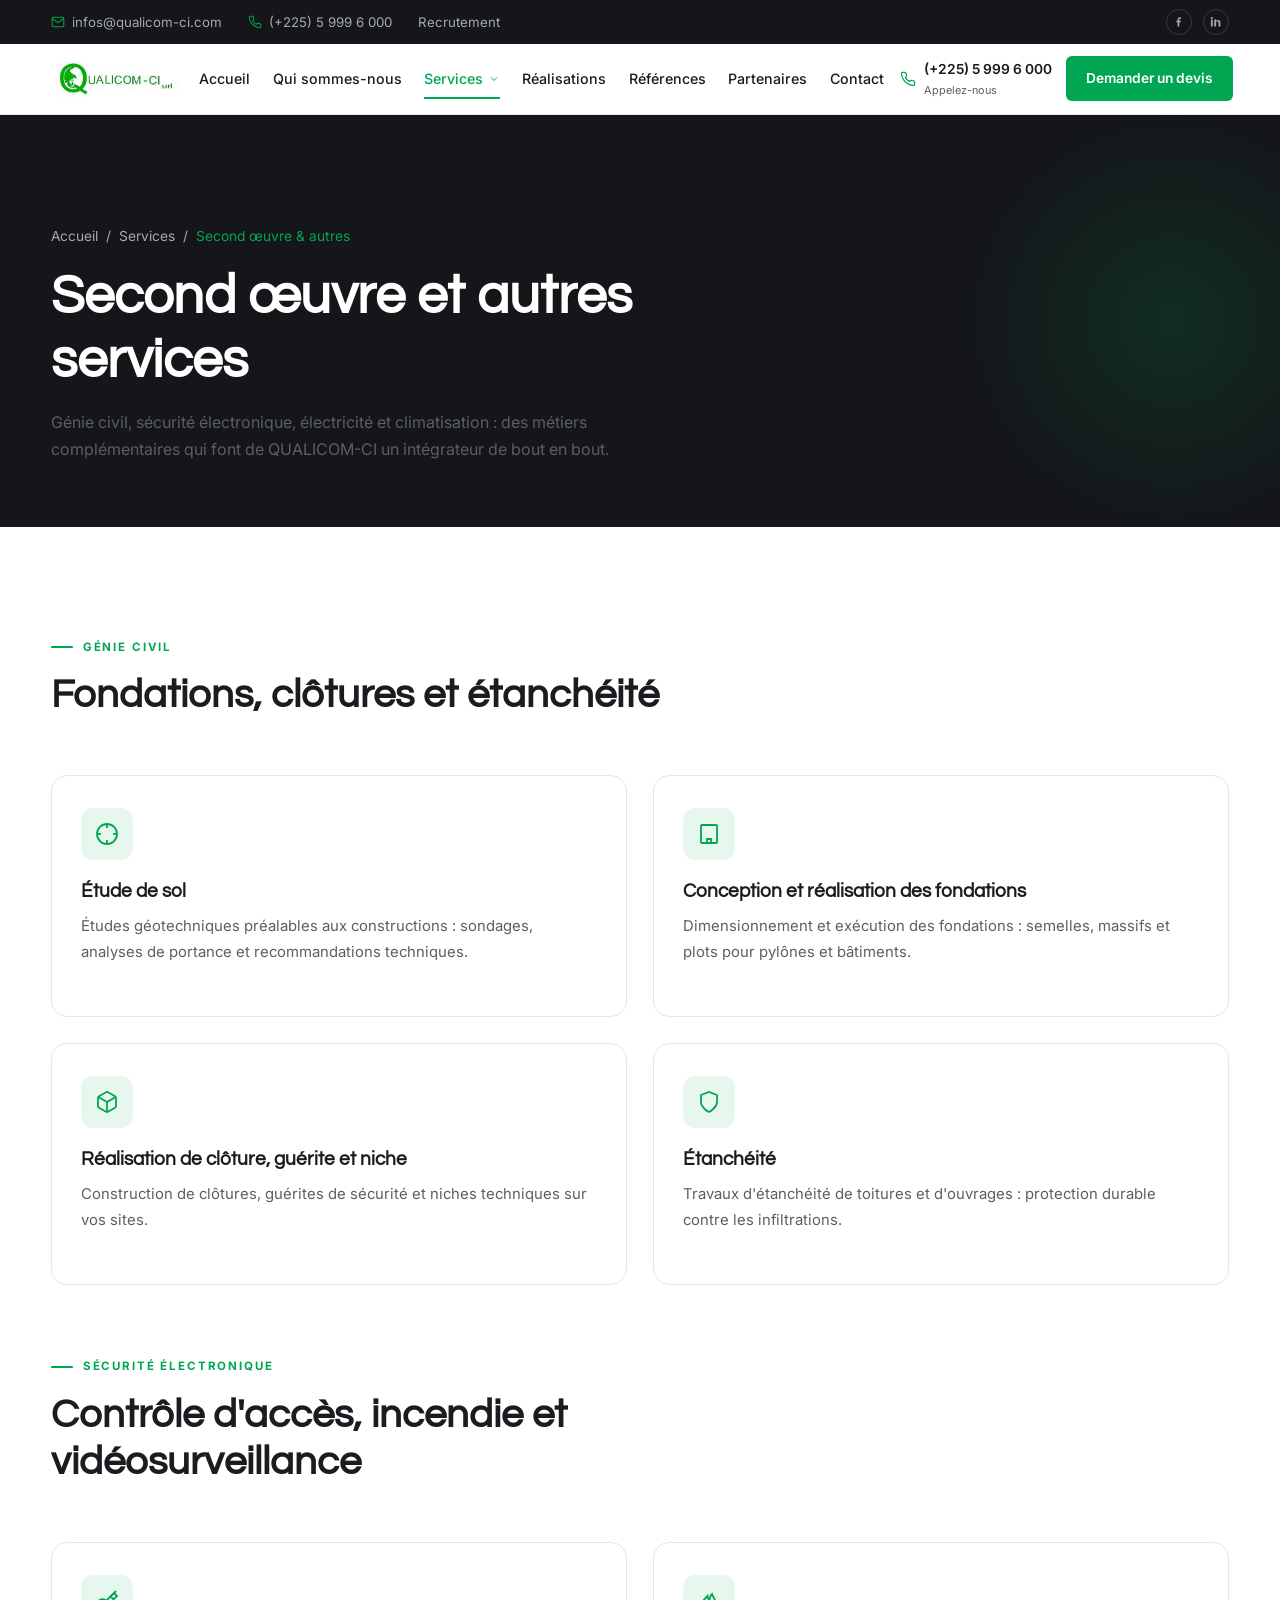
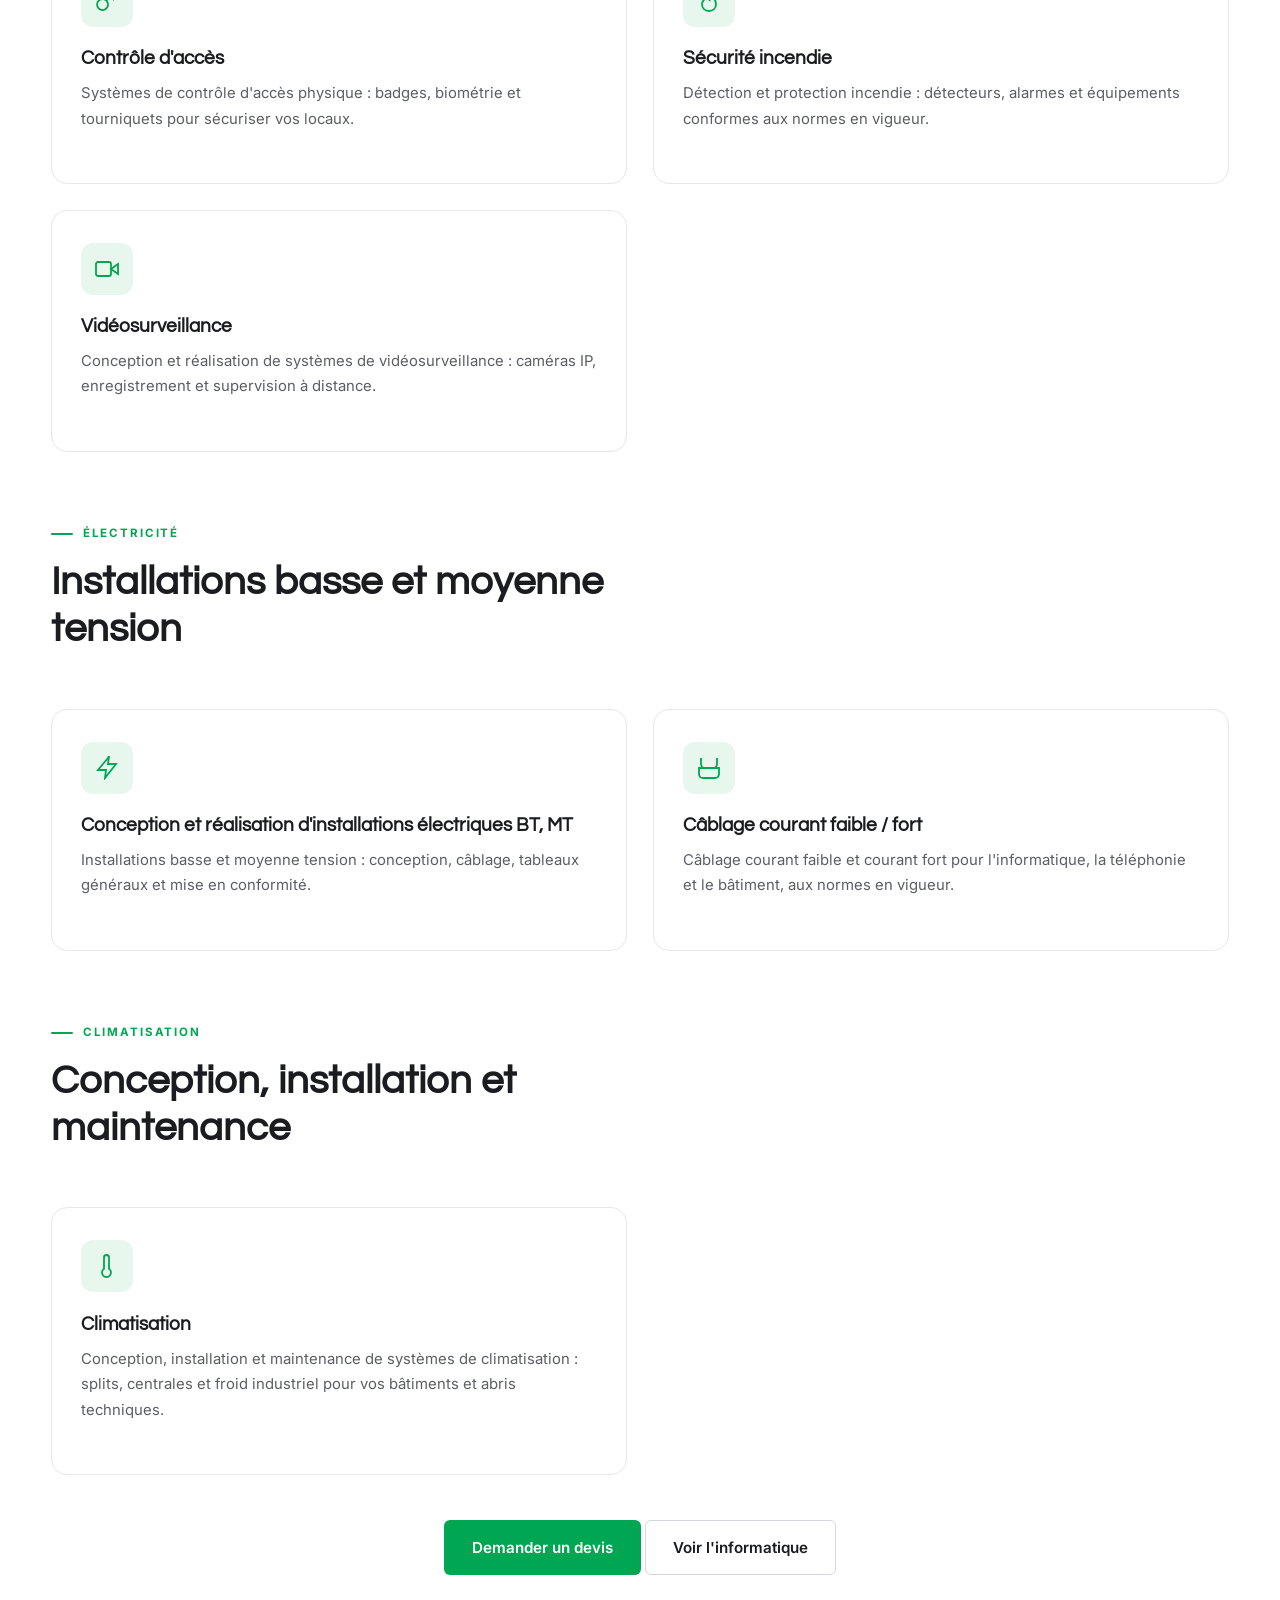
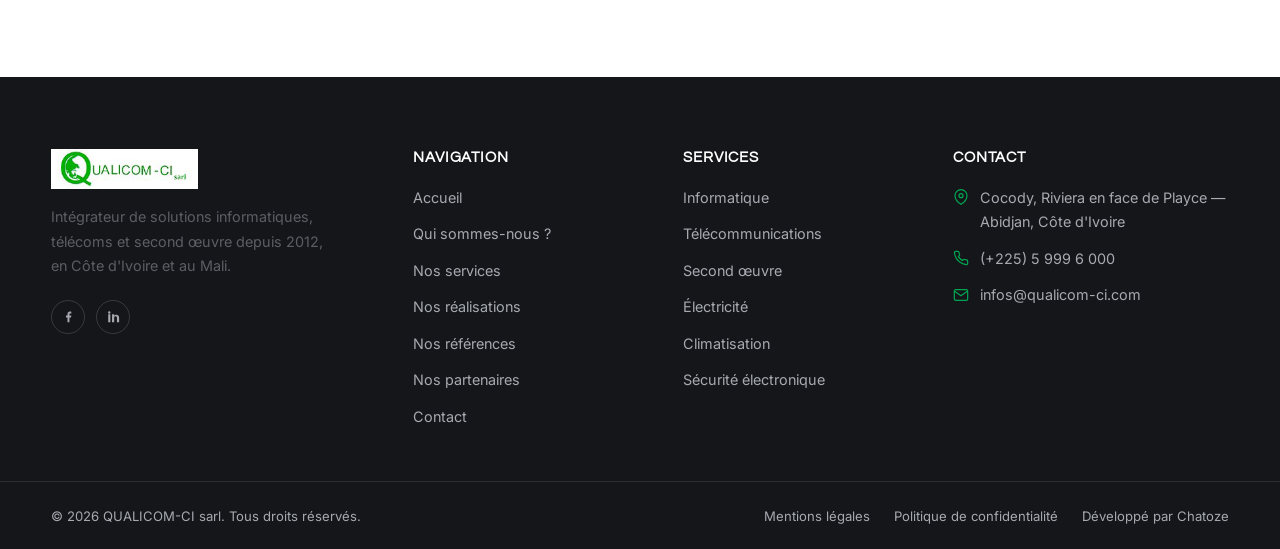
<file: services-second-oeuvre.html>
<!DOCTYPE html>
<html lang="fr">
<head>
<meta charset="UTF-8">
<meta name="viewport" content="width=device-width, initial-scale=1.0">
<title>Second œuvre &amp; autres services — QUALICOM-CI sarl</title>
<meta name="description" content="Génie civil (étude de sol, fondations, clôtures, étanchéité), sécurité électronique (contrôle d'accès, incendie, vidéosurveillance), électricité BT/MT, courant faible/fort, climatisation.">
<link rel="icon" type="image/png" href="assets/img/logo-mark.png">
<link rel="apple-touch-icon" href="assets/img/logo-mark.png">
<link rel="stylesheet" href="assets/css/style.css">
</head>
<body>
<a href="#main" class="skip-link">Aller au contenu</a>

<div class="topbar">
  <div class="container">
    <div class="topbar-left">
      <a href="mailto:infos@qualicom-ci.com" class="topbar-item"><svg viewBox="0 0 24 24" fill="none" stroke="currentColor" stroke-width="1.8"><rect x="2" y="4" width="20" height="16" rx="2"/><path d="M22 6l-10 7L2 6"/></svg> infos@qualicom-ci.com</a>
      <a href="tel:+2255999600" class="topbar-item"><svg viewBox="0 0 24 24" fill="none" stroke="currentColor" stroke-width="1.8"><path d="M22 16.92v3a2 2 0 0 1-2.18 2 19.79 19.79 0 0 1-8.63-3.07 19.5 19.5 0 0 1-6-6 19.79 19.79 0 0 1-3.07-8.67A2 2 0 0 1 4.11 2h3a2 2 0 0 1 2 1.72c.127.96.361 1.903.7 2.81a2 2 0 0 1-.45 2.11L8.09 9.91a16 16 0 0 0 6 6l1.27-1.27a2 2 0 0 1 2.11-.45c.907.339 1.85.573 2.81.7A2 2 0 0 1 22 16.92z"/></svg> (+225) 5 999 6 000</a>
      <a href="mailto:infos@qualicom-ci.com?subject=Recrutement" class="topbar-item">Recrutement</a>
    </div>
    <div class="topbar-social">
      <a href="#" aria-label="Facebook"><svg viewBox="0 0 24 24" fill="currentColor"><path d="M13.5 21v-7.5H16l.5-3H13.5V8.5c0-.9.25-1.5 1.55-1.5H16.5V4.3c-.27-.04-1.2-.11-2.28-.11-2.25 0-3.8 1.37-3.8 3.9V10.5H8v3h2.42V21h3.08z"/></svg></a>
      <a href="#" aria-label="LinkedIn"><svg viewBox="0 0 24 24" fill="currentColor"><path d="M6.94 8.5H3.56V21h3.38V8.5zM5.25 3.5a1.96 1.96 0 100 3.92 1.96 1.96 0 000-3.92zM21 21v-6.7c0-3.58-1.9-5.24-4.44-5.24-2.05 0-2.96 1.13-3.47 1.92V8.5H9.7c.05 1 0 12.5 0 12.5h3.38v-6.98c0-.37.03-.75.14-1.02.3-.75 1-1.53 2.16-1.53 1.53 0 2.14 1.16 2.14 2.87V21H21z"/></svg></a>
    </div>
  </div>
</div>

<header class="site-header">
  <div class="container header-inner">
    <a href="index.html" class="brand"><img src="assets/img/logo-qualicom.png" alt="QUALICOM-CI sarl"></a>
    <nav class="main-nav" aria-label="Navigation principale">
      <a href="index.html" class="nav-link">Accueil</a>
      <a href="qui-sommes-nous.html" class="nav-link">Qui sommes-nous</a>
      <div class="has-sub">
        <a href="services.html" class="nav-link active">Services <svg viewBox="0 0 24 24" fill="none" stroke="currentColor" stroke-width="2"><path d="M6 9l6 6 6-6"/></svg></a>
        <div class="subnav">
          <a href="services-informatique.html">Informatique</a>
          <a href="services-telecoms.html">Télécommunications</a>
          <a href="services-second-oeuvre.html">Second œuvre &amp; autres</a>
          <a href="services.html">Tous nos services</a>
        </div>
      </div>
      <a href="realisations.html" class="nav-link">Réalisations</a>
      <a href="nos-references.html" class="nav-link">Références</a>
      <a href="partenaires.html" class="nav-link">Partenaires</a>
      <a href="contact.html" class="nav-link">Contact</a>
    </nav>
    <div class="header-actions">
      <a href="tel:+2255999600" class="header-phone"><svg viewBox="0 0 24 24" fill="none" stroke="currentColor" stroke-width="1.8"><path d="M22 16.92v3a2 2 0 0 1-2.18 2 19.79 19.79 0 0 1-8.63-3.07 19.5 19.5 0 0 1-6-6 19.79 19.79 0 0 1-3.07-8.67A2 2 0 0 1 4.11 2h3a2 2 0 0 1 2 1.72c.127.96.361 1.903.7 2.81a2 2 0 0 1-.45 2.11L8.09 9.91a16 16 0 0 0 6 6l1.27-1.27a2 2 0 0 1 2.11-.45c.907.339 1.85.573 2.81.7A2 2 0 0 1 22 16.92z"/></svg><span>(+225) 5 999 6 000<small>Appelez-nous</small></span></a>
      <a href="contact.html" class="btn btn-primary btn-sm">Demander un devis</a>
      <button class="burger" id="burger" aria-label="Menu" aria-expanded="false"><span></span><span></span><span></span></button>
    </div>
  </div>
</header>

<div class="mobile-menu" id="mobile-menu">
  <div class="mobile-menu-top"><img src="assets/img/logo-qualicom.png" alt="QUALICOM-CI sarl"><button class="m-close" aria-label="Fermer"></button></div>
  <a href="index.html" class="m-link">Accueil</a>
  <a href="qui-sommes-nous.html" class="m-link">Qui sommes-nous</a>
  <a href="services.html" class="m-link">Services</a>
  <div class="m-sub"><a href="services-informatique.html">Informatique</a><a href="services-telecoms.html">Télécommunications</a><a href="services-second-oeuvre.html">Second œuvre &amp; autres</a></div>
  <a href="realisations.html" class="m-link">Réalisations</a>
  <a href="nos-references.html" class="m-link">Références</a>
  <a href="partenaires.html" class="m-link">Partenaires</a>
  <a href="contact.html" class="m-link">Contact</a>
  <a href="contact.html" class="btn btn-primary">Demander un devis</a>
</div>

<main id="main">

  <section class="page-hero">
    <div class="container">
      <div class="breadcrumb"><a href="index.html">Accueil</a> / <a href="services.html">Services</a> / <span class="accent">Second œuvre &amp; autres</span></div>
      <h1>Second œuvre et autres services</h1>
      <p>Génie civil, sécurité électronique, électricité et climatisation : des métiers complémentaires qui font de QUALICOM-CI un intégrateur de bout en bout.</p>
    </div>
  </section>

  <section class="sec">
    <div class="container">

      <div class="sec-head" data-reveal>
        <div class="eyebrow">Génie civil</div>
        <h2>Fondations, clôtures et étanchéité</h2>
      </div>
      <div class="card-grid cols-2" style="margin-bottom:4rem">
        <div class="card" data-reveal>
          <div class="card-icon"><svg viewBox="0 0 24 24" fill="none" stroke="currentColor" stroke-width="1.8"><circle cx="12" cy="12" r="10"/><line x1="22" y1="12" x2="18" y2="12"/><line x1="6" y1="12" x2="2" y2="12"/><line x1="12" y1="6" x2="12" y2="2"/><line x1="12" y1="22" x2="12" y2="18"/></svg></div>
          <h3>Étude de sol</h3>
          <p>Études géotechniques préalables aux constructions : sondages, analyses de portance et recommandations techniques.</p>
        </div>
        <div class="card" data-reveal data-delay="80">
          <div class="card-icon"><svg viewBox="0 0 24 24" fill="none" stroke="currentColor" stroke-width="1.8"><rect x="4" y="3" width="16" height="18" rx="1"/><path d="M9 7h.01M15 7h.01M9 11h.01M15 11h.01M10 21v-4h4v4"/></svg></div>
          <h3>Conception et réalisation des fondations</h3>
          <p>Dimensionnement et exécution des fondations : semelles, massifs et plots pour pylônes et bâtiments.</p>
        </div>
        <div class="card" data-reveal>
          <div class="card-icon"><svg viewBox="0 0 24 24" fill="none" stroke="currentColor" stroke-width="1.8"><path d="M21 8a2 2 0 0 0-1-1.73l-7-4a2 2 0 0 0-2 0l-7 4A2 2 0 0 0 3 8v8a2 2 0 0 0 1 1.73l7 4a2 2 0 0 0 2 0l7-4A2 2 0 0 0 21 16z"/><path d="M3.3 7l8.7 5 8.7-5"/><path d="M12 22V12"/></svg></div>
          <h3>Réalisation de clôture, guérite et niche</h3>
          <p>Construction de clôtures, guérites de sécurité et niches techniques sur vos sites.</p>
        </div>
        <div class="card" data-reveal data-delay="80">
          <div class="card-icon"><svg viewBox="0 0 24 24" fill="none" stroke="currentColor" stroke-width="1.8"><path d="M12 22s8-4 8-10V5l-8-3-8 3v7c0 6 8 10 8 10z"/></svg></div>
          <h3>Étanchéité</h3>
          <p>Travaux d'étanchéité de toitures et d'ouvrages : protection durable contre les infiltrations.</p>
        </div>
      </div>

      <div class="sec-head" data-reveal>
        <div class="eyebrow">Sécurité électronique</div>
        <h2>Contrôle d'accès, incendie et vidéosurveillance</h2>
      </div>
      <div class="card-grid cols-2" style="margin-bottom:4rem">
        <div class="card" data-reveal>
          <div class="card-icon"><svg viewBox="0 0 24 24" fill="none" stroke="currentColor" stroke-width="1.8"><path d="M21 2l-2 2m-7.61 7.61a5.5 5.5 0 1 1-7.778 7.778 5.5 5.5 0 0 1 7.777-7.777zm0 0L15.5 7.5m0 0l3 3L22 7l-3-3m-3.5 3.5L19 4"/></svg></div>
          <h3>Contrôle d'accès</h3>
          <p>Systèmes de contrôle d'accès physique : badges, biométrie et tourniquets pour sécuriser vos locaux.</p>
        </div>
        <div class="card" data-reveal data-delay="80">
          <div class="card-icon"><svg viewBox="0 0 24 24" fill="none" stroke="currentColor" stroke-width="1.8"><path d="M12 22c4 0 7-2.7 7-7 0-4.5-3-6.5-4-10-2 2-2.5 4-2.5 6-1.5-1-2-3-2-4-2 2-5.5 5-5.5 8 0 4.3 3 7 7 7z"/></svg></div>
          <h3>Sécurité incendie</h3>
          <p>Détection et protection incendie : détecteurs, alarmes et équipements conformes aux normes en vigueur.</p>
        </div>
        <div class="card" data-reveal>
          <div class="card-icon"><svg viewBox="0 0 24 24" fill="none" stroke="currentColor" stroke-width="1.8"><path d="M23 7l-7 5 7 5V7z"/><rect x="1" y="5" width="15" height="14" rx="2"/></svg></div>
          <h3>Vidéosurveillance</h3>
          <p>Conception et réalisation de systèmes de vidéosurveillance : caméras IP, enregistrement et supervision à distance.</p>
        </div>
      </div>

      <div class="sec-head" data-reveal>
        <div class="eyebrow">Électricité</div>
        <h2>Installations basse et moyenne tension</h2>
      </div>
      <div class="card-grid cols-2" style="margin-bottom:4rem">
        <div class="card" data-reveal>
          <div class="card-icon"><svg viewBox="0 0 24 24" fill="none" stroke="currentColor" stroke-width="1.8"><path d="M13 2L3 14h8l-1 8 11-14h-8l1-8z"/></svg></div>
          <h3>Conception et réalisation d'installations électriques BT, MT</h3>
          <p>Installations basse et moyenne tension : conception, câblage, tableaux généraux et mise en conformité.</p>
        </div>
        <div class="card" data-reveal data-delay="80">
          <div class="card-icon"><svg viewBox="0 0 24 24" fill="none" stroke="currentColor" stroke-width="1.8"><path d="M4 2v6a4 4 0 0 0 4 4h8a4 4 0 0 0 4-4V2"/><path d="M2 12h20v6a4 4 0 0 1-4 4H6a4 4 0 0 1-4-4z"/></svg></div>
          <h3>Câblage courant faible / fort</h3>
          <p>Câblage courant faible et courant fort pour l'informatique, la téléphonie et le bâtiment, aux normes en vigueur.</p>
        </div>
      </div>

      <div class="sec-head" data-reveal>
        <div class="eyebrow">Climatisation</div>
        <h2>Conception, installation et maintenance</h2>
      </div>
      <div class="card-grid cols-2">
        <div class="card" data-reveal>
          <div class="card-icon"><svg viewBox="0 0 24 24" fill="none" stroke="currentColor" stroke-width="1.8"><path d="M14 14.76V3.5a2.5 2.5 0 0 0-5 0v11.26a4.5 4.5 0 1 0 5 0z"/></svg></div>
          <h3>Climatisation</h3>
          <p>Conception, installation et maintenance de systèmes de climatisation : splits, centrales et froid industriel pour vos bâtiments et abris techniques.</p>
        </div>
      </div>

      <div class="center" style="margin-top:2.8rem" data-reveal>
        <a href="contact.html" class="btn btn-primary">Demander un devis</a>
        <a href="services-informatique.html" class="btn btn-outline">Voir l'informatique</a>
      </div>
    </div>
  </section>

</main>

<footer class="site-footer">
  <div class="container footer-top">
    <div class="footer-brand">
      <img src="assets/img/logo-qualicom.png" alt="QUALICOM-CI sarl">
      <p>Intégrateur de solutions informatiques, télécoms et second œuvre depuis 2012, en Côte d'Ivoire et au Mali.</p>
      <div class="footer-social">
        <a href="#" aria-label="Facebook"><svg viewBox="0 0 24 24" fill="currentColor"><path d="M13.5 21v-7.5H16l.5-3H13.5V8.5c0-.9.25-1.5 1.55-1.5H16.5V4.3c-.27-.04-1.2-.11-2.28-.11-2.25 0-3.8 1.37-3.8 3.9V10.5H8v3h2.42V21h3.08z"/></svg></a>
        <a href="#" aria-label="LinkedIn"><svg viewBox="0 0 24 24" fill="currentColor"><path d="M6.94 8.5H3.56V21h3.38V8.5zM5.25 3.5a1.96 1.96 0 100 3.92 1.96 1.96 0 000-3.92zM21 21v-6.7c0-3.58-1.9-5.24-4.44-5.24-2.05 0-2.96 1.13-3.47 1.92V8.5H9.7c.05 1 0 12.5 0 12.5h3.38v-6.98c0-.37.03-.75.14-1.02.3-.75 1-1.53 2.16-1.53 1.53 0 2.14 1.16 2.14 2.87V21H21z"/></svg></a>
      </div>
    </div>
    <div class="footer-col"><h4>Navigation</h4><ul>
      <li><a href="index.html">Accueil</a></li><li><a href="qui-sommes-nous.html">Qui sommes-nous ?</a></li><li><a href="services.html">Nos services</a></li><li><a href="realisations.html">Nos réalisations</a></li><li><a href="nos-references.html">Nos références</a></li><li><a href="partenaires.html">Nos partenaires</a></li><li><a href="contact.html">Contact</a></li>
    </ul></div>
    <div class="footer-col"><h4>Services</h4><ul>
      <li><a href="services-informatique.html">Informatique</a></li><li><a href="services-telecoms.html">Télécommunications</a></li><li><a href="services-second-oeuvre.html">Second œuvre</a></li><li><a href="services-second-oeuvre.html">Électricité</a></li><li><a href="services-second-oeuvre.html">Climatisation</a></li><li><a href="services-second-oeuvre.html">Sécurité électronique</a></li>
    </ul></div>
    <div class="footer-col"><h4>Contact</h4><ul class="footer-contact">
      <li><svg viewBox="0 0 24 24" fill="none" stroke="currentColor" stroke-width="1.8"><path d="M21 10c0 7-9 13-9 13s-9-6-9-13a9 9 0 0 1 18 0z"/><circle cx="12" cy="10" r="3"/></svg> Cocody, Riviera en face de Playce — Abidjan, Côte d'Ivoire</li>
      <li><svg viewBox="0 0 24 24" fill="none" stroke="currentColor" stroke-width="1.8"><path d="M22 16.92v3a2 2 0 0 1-2.18 2 19.79 19.79 0 0 1-8.63-3.07 19.5 19.5 0 0 1-6-6 19.79 19.79 0 0 1-3.07-8.67A2 2 0 0 1 4.11 2h3a2 2 0 0 1 2 1.72c.127.96.361 1.903.7 2.81a2 2 0 0 1-.45 2.11L8.09 9.91a16 16 0 0 0 6 6l1.27-1.27a2 2 0 0 1 2.11-.45c.907.339 1.85.573 2.81.7A2 2 0 0 1 22 16.92z"/></svg> (+225) 5 999 6 000</li>
      <li><svg viewBox="0 0 24 24" fill="none" stroke="currentColor" stroke-width="1.8"><rect x="2" y="4" width="20" height="16" rx="2"/><path d="M22 6l-10 7L2 6"/></svg> infos@qualicom-ci.com</li>
    </ul></div>
  </div>
  <div class="footer-bottom"><div class="container">
    <span>© <span data-year>2026</span> QUALICOM-CI sarl. Tous droits réservés.</span>
    <div class="footer-legal"><a href="#">Mentions légales</a><a href="#">Politique de confidentialité</a><span>Développé par Chatoze</span></div>
  </div></div>
</footer>

<button class="to-top" id="to-top" aria-label="Haut de page"><svg viewBox="0 0 24 24" fill="none" stroke="currentColor" stroke-width="2"><path d="M18 15l-6-6-6 6"/></svg></button>
<script src="assets/js/main.js"></script>
</body>
</html>
</file>
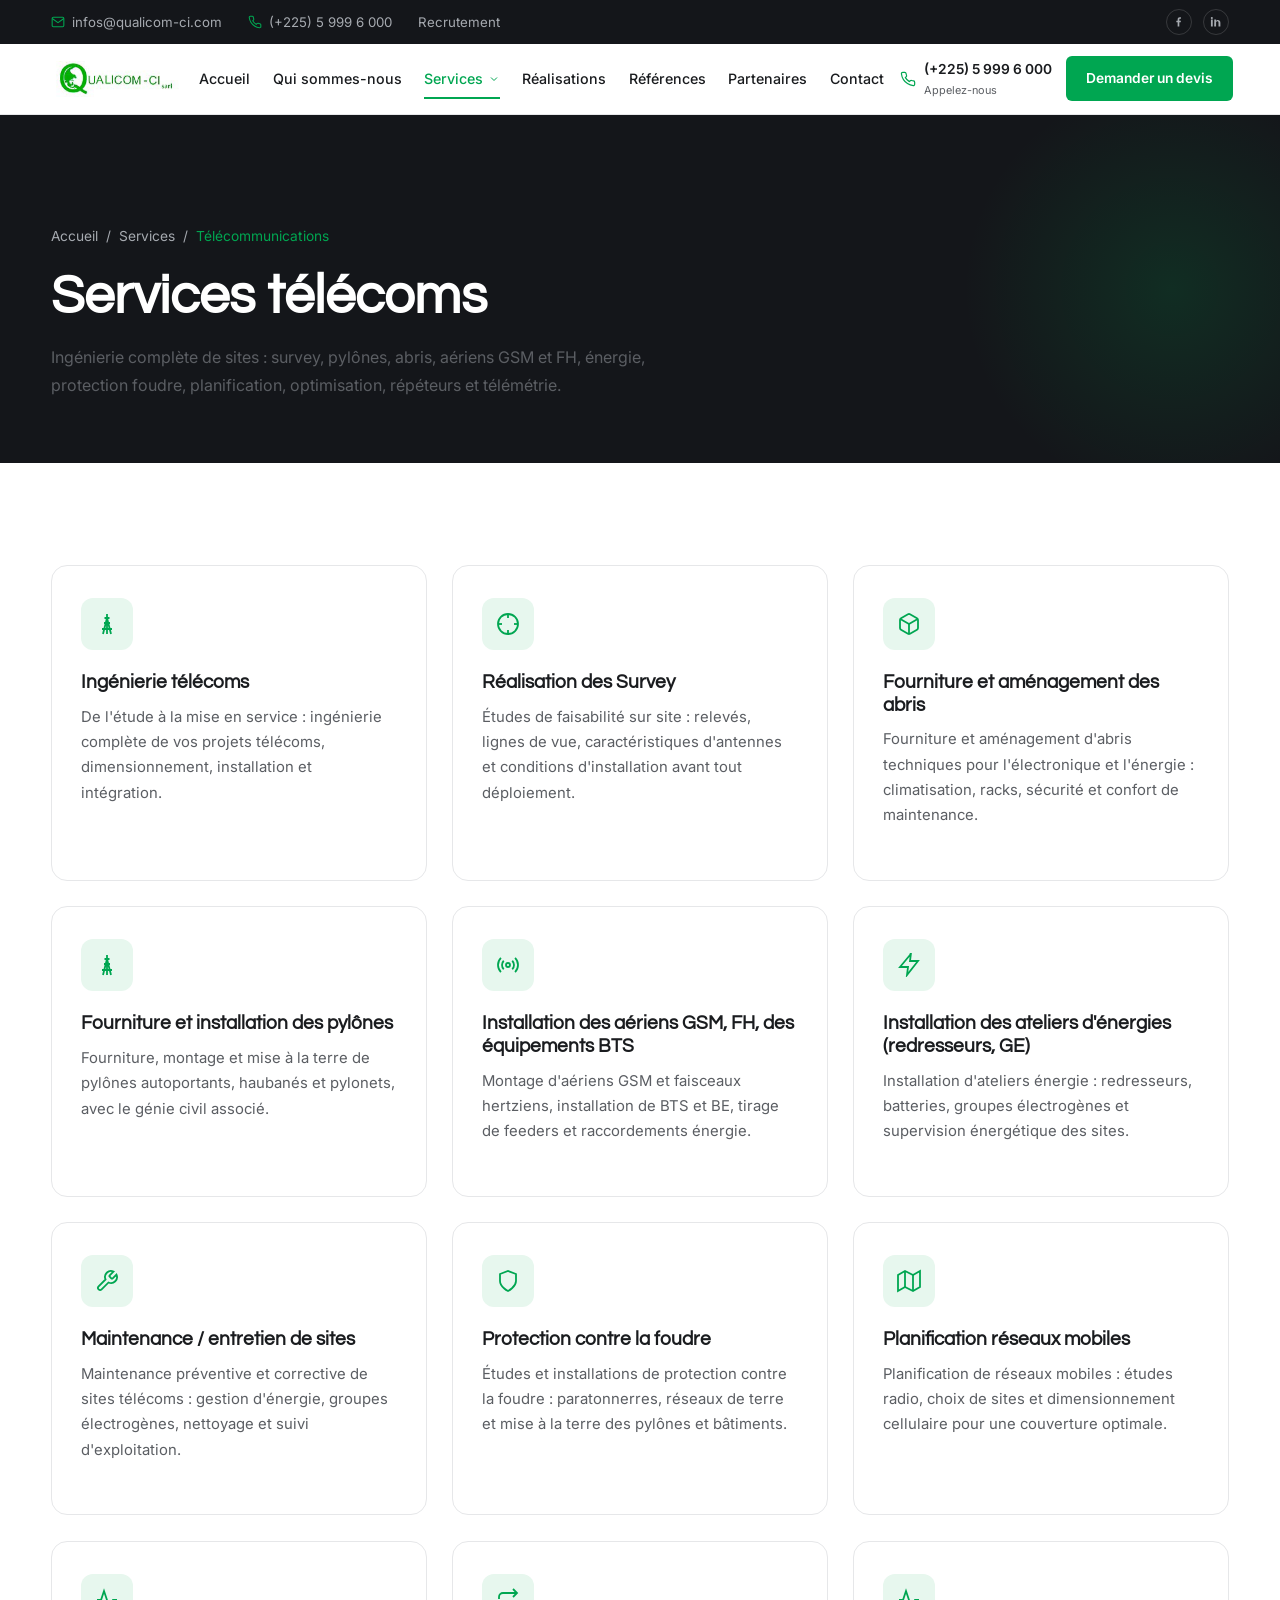
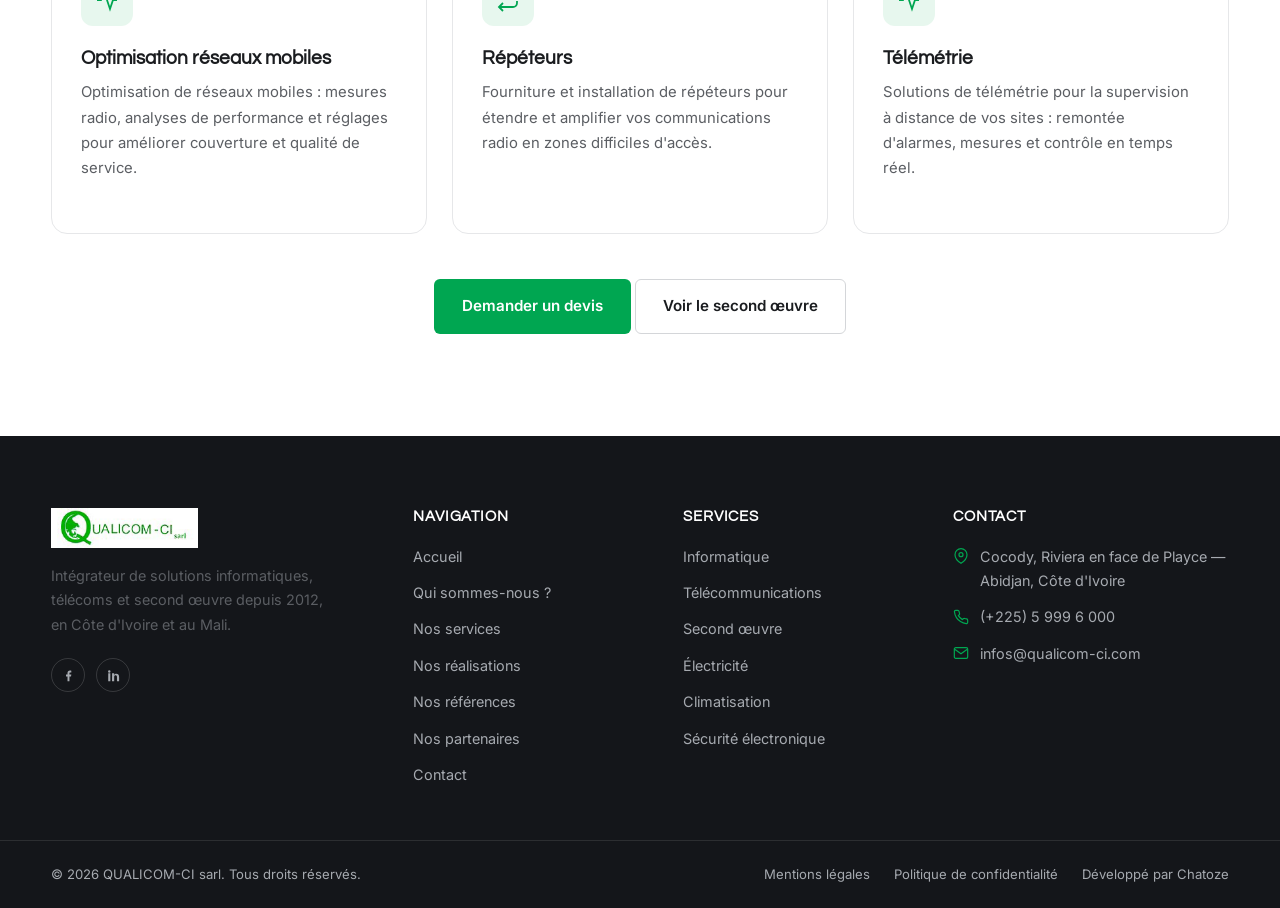
<file: services-telecoms.html>
<!DOCTYPE html>
<html lang="fr">
<head>
<meta charset="UTF-8">
<meta name="viewport" content="width=device-width, initial-scale=1.0">
<title>Services télécoms — QUALICOM-CI sarl</title>
<meta name="description" content="Ingénierie télécoms, survey, abris, pylônes, aériens GSM/FH/BTS, ateliers d'énergie, maintenance de sites, protection foudre, planification et optimisation réseaux mobiles, répéteurs, télémétrie.">
<link rel="icon" type="image/png" href="assets/img/logo-mark.png">
<link rel="apple-touch-icon" href="assets/img/logo-mark.png">
<link rel="stylesheet" href="assets/css/style.css">
</head>
<body>
<a href="#main" class="skip-link">Aller au contenu</a>

<div class="topbar">
  <div class="container">
    <div class="topbar-left">
      <a href="mailto:infos@qualicom-ci.com" class="topbar-item"><svg viewBox="0 0 24 24" fill="none" stroke="currentColor" stroke-width="1.8"><rect x="2" y="4" width="20" height="16" rx="2"/><path d="M22 6l-10 7L2 6"/></svg> infos@qualicom-ci.com</a>
      <a href="tel:+2255999600" class="topbar-item"><svg viewBox="0 0 24 24" fill="none" stroke="currentColor" stroke-width="1.8"><path d="M22 16.92v3a2 2 0 0 1-2.18 2 19.79 19.79 0 0 1-8.63-3.07 19.5 19.5 0 0 1-6-6 19.79 19.79 0 0 1-3.07-8.67A2 2 0 0 1 4.11 2h3a2 2 0 0 1 2 1.72c.127.96.361 1.903.7 2.81a2 2 0 0 1-.45 2.11L8.09 9.91a16 16 0 0 0 6 6l1.27-1.27a2 2 0 0 1 2.11-.45c.907.339 1.85.573 2.81.7A2 2 0 0 1 22 16.92z"/></svg> (+225) 5 999 6 000</a>
      <a href="mailto:infos@qualicom-ci.com?subject=Recrutement" class="topbar-item">Recrutement</a>
    </div>
    <div class="topbar-social">
      <a href="#" aria-label="Facebook"><svg viewBox="0 0 24 24" fill="currentColor"><path d="M13.5 21v-7.5H16l.5-3H13.5V8.5c0-.9.25-1.5 1.55-1.5H16.5V4.3c-.27-.04-1.2-.11-2.28-.11-2.25 0-3.8 1.37-3.8 3.9V10.5H8v3h2.42V21h3.08z"/></svg></a>
      <a href="#" aria-label="LinkedIn"><svg viewBox="0 0 24 24" fill="currentColor"><path d="M6.94 8.5H3.56V21h3.38V8.5zM5.25 3.5a1.96 1.96 0 100 3.92 1.96 1.96 0 000-3.92zM21 21v-6.7c0-3.58-1.9-5.24-4.44-5.24-2.05 0-2.96 1.13-3.47 1.92V8.5H9.7c.05 1 0 12.5 0 12.5h3.38v-6.98c0-.37.03-.75.14-1.02.3-.75 1-1.53 2.16-1.53 1.53 0 2.14 1.16 2.14 2.87V21H21z"/></svg></a>
    </div>
  </div>
</div>

<header class="site-header">
  <div class="container header-inner">
    <a href="index.html" class="brand"><img src="assets/img/logo-qualicom.png" alt="QUALICOM-CI sarl"></a>
    <nav class="main-nav" aria-label="Navigation principale">
      <a href="index.html" class="nav-link">Accueil</a>
      <a href="qui-sommes-nous.html" class="nav-link">Qui sommes-nous</a>
      <div class="has-sub">
        <a href="services.html" class="nav-link active">Services <svg viewBox="0 0 24 24" fill="none" stroke="currentColor" stroke-width="2"><path d="M6 9l6 6 6-6"/></svg></a>
        <div class="subnav">
          <a href="services-informatique.html">Informatique</a>
          <a href="services-telecoms.html">Télécommunications</a>
          <a href="services-second-oeuvre.html">Second œuvre &amp; autres</a>
          <a href="services.html">Tous nos services</a>
        </div>
      </div>
      <a href="realisations.html" class="nav-link">Réalisations</a>
      <a href="nos-references.html" class="nav-link">Références</a>
      <a href="partenaires.html" class="nav-link">Partenaires</a>
      <a href="contact.html" class="nav-link">Contact</a>
    </nav>
    <div class="header-actions">
      <a href="tel:+2255999600" class="header-phone"><svg viewBox="0 0 24 24" fill="none" stroke="currentColor" stroke-width="1.8"><path d="M22 16.92v3a2 2 0 0 1-2.18 2 19.79 19.79 0 0 1-8.63-3.07 19.5 19.5 0 0 1-6-6 19.79 19.79 0 0 1-3.07-8.67A2 2 0 0 1 4.11 2h3a2 2 0 0 1 2 1.72c.127.96.361 1.903.7 2.81a2 2 0 0 1-.45 2.11L8.09 9.91a16 16 0 0 0 6 6l1.27-1.27a2 2 0 0 1 2.11-.45c.907.339 1.85.573 2.81.7A2 2 0 0 1 22 16.92z"/></svg><span>(+225) 5 999 6 000<small>Appelez-nous</small></span></a>
      <a href="contact.html" class="btn btn-primary btn-sm">Demander un devis</a>
      <button class="burger" id="burger" aria-label="Menu" aria-expanded="false"><span></span><span></span><span></span></button>
    </div>
  </div>
</header>

<div class="mobile-menu" id="mobile-menu">
  <div class="mobile-menu-top"><img src="assets/img/logo-qualicom.png" alt="QUALICOM-CI sarl"><button class="m-close" aria-label="Fermer"></button></div>
  <a href="index.html" class="m-link">Accueil</a>
  <a href="qui-sommes-nous.html" class="m-link">Qui sommes-nous</a>
  <a href="services.html" class="m-link">Services</a>
  <div class="m-sub"><a href="services-informatique.html">Informatique</a><a href="services-telecoms.html">Télécommunications</a><a href="services-second-oeuvre.html">Second œuvre &amp; autres</a></div>
  <a href="realisations.html" class="m-link">Réalisations</a>
  <a href="nos-references.html" class="m-link">Références</a>
  <a href="partenaires.html" class="m-link">Partenaires</a>
  <a href="contact.html" class="m-link">Contact</a>
  <a href="contact.html" class="btn btn-primary">Demander un devis</a>
</div>

<main id="main">

  <section class="page-hero">
    <div class="container">
      <div class="breadcrumb"><a href="index.html">Accueil</a> / <a href="services.html">Services</a> / <span class="accent">Télécommunications</span></div>
      <h1>Services télécoms</h1>
      <p>Ingénierie complète de sites : survey, pylônes, abris, aériens GSM et FH, énergie, protection foudre, planification, optimisation, répéteurs et télémétrie.</p>
    </div>
  </section>

  <section class="sec">
    <div class="container">
      <div class="card-grid">
        <div class="card" data-reveal>
          <div class="card-icon"><svg viewBox="0 0 24 24" fill="none" stroke="currentColor" stroke-width="1.8"><path d="M12 2v20M8 22l4-16 4 16M7 17h10M9 11h6M9.5 6h5"/></svg></div>
          <h3>Ingénierie télécoms</h3>
          <p>De l'étude à la mise en service : ingénierie complète de vos projets télécoms, dimensionnement, installation et intégration.</p>
        </div>
        <div class="card" data-reveal data-delay="80">
          <div class="card-icon"><svg viewBox="0 0 24 24" fill="none" stroke="currentColor" stroke-width="1.8"><circle cx="12" cy="12" r="10"/><line x1="22" y1="12" x2="18" y2="12"/><line x1="6" y1="12" x2="2" y2="12"/><line x1="12" y1="6" x2="12" y2="2"/><line x1="12" y1="22" x2="12" y2="18"/></svg></div>
          <h3>Réalisation des Survey</h3>
          <p>Études de faisabilité sur site : relevés, lignes de vue, caractéristiques d'antennes et conditions d'installation avant tout déploiement.</p>
        </div>
        <div class="card" data-reveal data-delay="160">
          <div class="card-icon"><svg viewBox="0 0 24 24" fill="none" stroke="currentColor" stroke-width="1.8"><path d="M21 8a2 2 0 0 0-1-1.73l-7-4a2 2 0 0 0-2 0l-7 4A2 2 0 0 0 3 8v8a2 2 0 0 0 1 1.73l7 4a2 2 0 0 0 2 0l7-4A2 2 0 0 0 21 16z"/><path d="M3.3 7l8.7 5 8.7-5"/><path d="M12 22V12"/></svg></div>
          <h3>Fourniture et aménagement des abris</h3>
          <p>Fourniture et aménagement d'abris techniques pour l'électronique et l'énergie : climatisation, racks, sécurité et confort de maintenance.</p>
        </div>
        <div class="card" data-reveal>
          <div class="card-icon"><svg viewBox="0 0 24 24" fill="none" stroke="currentColor" stroke-width="1.8"><path d="M12 2v20M8 22l4-16 4 16M7 17h10M9 11h6M9.5 6h5"/></svg></div>
          <h3>Fourniture et installation des pylônes</h3>
          <p>Fourniture, montage et mise à la terre de pylônes autoportants, haubanés et pylonets, avec le génie civil associé.</p>
        </div>
        <div class="card" data-reveal data-delay="80">
          <div class="card-icon"><svg viewBox="0 0 24 24" fill="none" stroke="currentColor" stroke-width="1.8"><circle cx="12" cy="12" r="2"/><path d="M4.93 19.07a10 10 0 0 1 0-14.14M19.07 4.93a10 10 0 0 1 0 14.14M7.76 16.24a6 6 0 0 1 0-8.49M16.24 7.76a6 6 0 0 1 0 8.49"/></svg></div>
          <h3>Installation des aériens GSM, FH, des équipements BTS</h3>
          <p>Montage d'aériens GSM et faisceaux hertziens, installation de BTS et BE, tirage de feeders et raccordements énergie.</p>
        </div>
        <div class="card" data-reveal data-delay="160">
          <div class="card-icon"><svg viewBox="0 0 24 24" fill="none" stroke="currentColor" stroke-width="1.8"><path d="M13 2L3 14h8l-1 8 11-14h-8l1-8z"/></svg></div>
          <h3>Installation des ateliers d'énergies (redresseurs, GE)</h3>
          <p>Installation d'ateliers énergie : redresseurs, batteries, groupes électrogènes et supervision énergétique des sites.</p>
        </div>
        <div class="card" data-reveal>
          <div class="card-icon"><svg viewBox="0 0 24 24" fill="none" stroke="currentColor" stroke-width="1.8"><path d="M14.7 6.3a1 1 0 0 0 0 1.4l1.6 1.6a1 1 0 0 0 1.4 0l3.77-3.77a6 6 0 0 1-7.94 7.94l-6.91 6.91a2.12 2.12 0 0 1-3-3l6.91-6.91a6 6 0 0 1 7.94-7.94l-3.76 3.76z"/></svg></div>
          <h3>Maintenance / entretien de sites</h3>
          <p>Maintenance préventive et corrective de sites télécoms : gestion d'énergie, groupes électrogènes, nettoyage et suivi d'exploitation.</p>
        </div>
        <div class="card" data-reveal data-delay="80">
          <div class="card-icon"><svg viewBox="0 0 24 24" fill="none" stroke="currentColor" stroke-width="1.8"><path d="M12 22s8-4 8-10V5l-8-3-8 3v7c0 6 8 10 8 10z"/></svg></div>
          <h3>Protection contre la foudre</h3>
          <p>Études et installations de protection contre la foudre : paratonnerres, réseaux de terre et mise à la terre des pylônes et bâtiments.</p>
        </div>
        <div class="card" data-reveal data-delay="160">
          <div class="card-icon"><svg viewBox="0 0 24 24" fill="none" stroke="currentColor" stroke-width="1.8"><polygon points="1 6 1 22 8 18 16 22 23 18 23 2 16 6 8 2 1 6"/><line x1="8" y1="2" x2="8" y2="18"/><line x1="16" y1="6" x2="16" y2="22"/></svg></div>
          <h3>Planification réseaux mobiles</h3>
          <p>Planification de réseaux mobiles : études radio, choix de sites et dimensionnement cellulaire pour une couverture optimale.</p>
        </div>
        <div class="card" data-reveal>
          <div class="card-icon"><svg viewBox="0 0 24 24" fill="none" stroke="currentColor" stroke-width="1.8"><polyline points="22 12 18 12 15 21 9 3 6 12 2 12"/></svg></div>
          <h3>Optimisation réseaux mobiles</h3>
          <p>Optimisation de réseaux mobiles : mesures radio, analyses de performance et réglages pour améliorer couverture et qualité de service.</p>
        </div>
        <div class="card" data-reveal data-delay="80">
          <div class="card-icon"><svg viewBox="0 0 24 24" fill="none" stroke="currentColor" stroke-width="1.8"><polyline points="17 1 21 5 17 9"/><path d="M3 11V9a4 4 0 0 1 4-4h14"/><polyline points="7 23 3 19 7 15"/><path d="M21 13v2a4 4 0 0 1-4 4H3"/></svg></div>
          <h3>Répéteurs</h3>
          <p>Fourniture et installation de répéteurs pour étendre et amplifier vos communications radio en zones difficiles d'accès.</p>
        </div>
        <div class="card" data-reveal data-delay="160">
          <div class="card-icon"><svg viewBox="0 0 24 24" fill="none" stroke="currentColor" stroke-width="1.8"><polyline points="22 12 18 12 15 21 9 3 6 12 2 12"/></svg></div>
          <h3>Télémétrie</h3>
          <p>Solutions de télémétrie pour la supervision à distance de vos sites : remontée d'alarmes, mesures et contrôle en temps réel.</p>
        </div>
      </div>
      <div class="center" style="margin-top:2.8rem" data-reveal>
        <a href="contact.html" class="btn btn-primary">Demander un devis</a>
        <a href="services-second-oeuvre.html" class="btn btn-outline">Voir le second œuvre</a>
      </div>
    </div>
  </section>

</main>

<footer class="site-footer">
  <div class="container footer-top">
    <div class="footer-brand">
      <img src="assets/img/logo-qualicom.png" alt="QUALICOM-CI sarl">
      <p>Intégrateur de solutions informatiques, télécoms et second œuvre depuis 2012, en Côte d'Ivoire et au Mali.</p>
      <div class="footer-social">
        <a href="#" aria-label="Facebook"><svg viewBox="0 0 24 24" fill="currentColor"><path d="M13.5 21v-7.5H16l.5-3H13.5V8.5c0-.9.25-1.5 1.55-1.5H16.5V4.3c-.27-.04-1.2-.11-2.28-.11-2.25 0-3.8 1.37-3.8 3.9V10.5H8v3h2.42V21h3.08z"/></svg></a>
        <a href="#" aria-label="LinkedIn"><svg viewBox="0 0 24 24" fill="currentColor"><path d="M6.94 8.5H3.56V21h3.38V8.5zM5.25 3.5a1.96 1.96 0 100 3.92 1.96 1.96 0 000-3.92zM21 21v-6.7c0-3.58-1.9-5.24-4.44-5.24-2.05 0-2.96 1.13-3.47 1.92V8.5H9.7c.05 1 0 12.5 0 12.5h3.38v-6.98c0-.37.03-.75.14-1.02.3-.75 1-1.53 2.16-1.53 1.53 0 2.14 1.16 2.14 2.87V21H21z"/></svg></a>
      </div>
    </div>
    <div class="footer-col"><h4>Navigation</h4><ul>
      <li><a href="index.html">Accueil</a></li><li><a href="qui-sommes-nous.html">Qui sommes-nous ?</a></li><li><a href="services.html">Nos services</a></li><li><a href="realisations.html">Nos réalisations</a></li><li><a href="nos-references.html">Nos références</a></li><li><a href="partenaires.html">Nos partenaires</a></li><li><a href="contact.html">Contact</a></li>
    </ul></div>
    <div class="footer-col"><h4>Services</h4><ul>
      <li><a href="services-informatique.html">Informatique</a></li><li><a href="services-telecoms.html">Télécommunications</a></li><li><a href="services-second-oeuvre.html">Second œuvre</a></li><li><a href="services-second-oeuvre.html">Électricité</a></li><li><a href="services-second-oeuvre.html">Climatisation</a></li><li><a href="services-second-oeuvre.html">Sécurité électronique</a></li>
    </ul></div>
    <div class="footer-col"><h4>Contact</h4><ul class="footer-contact">
      <li><svg viewBox="0 0 24 24" fill="none" stroke="currentColor" stroke-width="1.8"><path d="M21 10c0 7-9 13-9 13s-9-6-9-13a9 9 0 0 1 18 0z"/><circle cx="12" cy="10" r="3"/></svg> Cocody, Riviera en face de Playce — Abidjan, Côte d'Ivoire</li>
      <li><svg viewBox="0 0 24 24" fill="none" stroke="currentColor" stroke-width="1.8"><path d="M22 16.92v3a2 2 0 0 1-2.18 2 19.79 19.79 0 0 1-8.63-3.07 19.5 19.5 0 0 1-6-6 19.79 19.79 0 0 1-3.07-8.67A2 2 0 0 1 4.11 2h3a2 2 0 0 1 2 1.72c.127.96.361 1.903.7 2.81a2 2 0 0 1-.45 2.11L8.09 9.91a16 16 0 0 0 6 6l1.27-1.27a2 2 0 0 1 2.11-.45c.907.339 1.85.573 2.81.7A2 2 0 0 1 22 16.92z"/></svg> (+225) 5 999 6 000</li>
      <li><svg viewBox="0 0 24 24" fill="none" stroke="currentColor" stroke-width="1.8"><rect x="2" y="4" width="20" height="16" rx="2"/><path d="M22 6l-10 7L2 6"/></svg> infos@qualicom-ci.com</li>
    </ul></div>
  </div>
  <div class="footer-bottom"><div class="container">
    <span>© <span data-year>2026</span> QUALICOM-CI sarl. Tous droits réservés.</span>
    <div class="footer-legal"><a href="#">Mentions légales</a><a href="#">Politique de confidentialité</a><span>Développé par Chatoze</span></div>
  </div></div>
</footer>

<button class="to-top" id="to-top" aria-label="Haut de page"><svg viewBox="0 0 24 24" fill="none" stroke="currentColor" stroke-width="2"><path d="M18 15l-6-6-6 6"/></svg></button>
<script src="assets/js/main.js"></script>
</body>
</html>
</file>
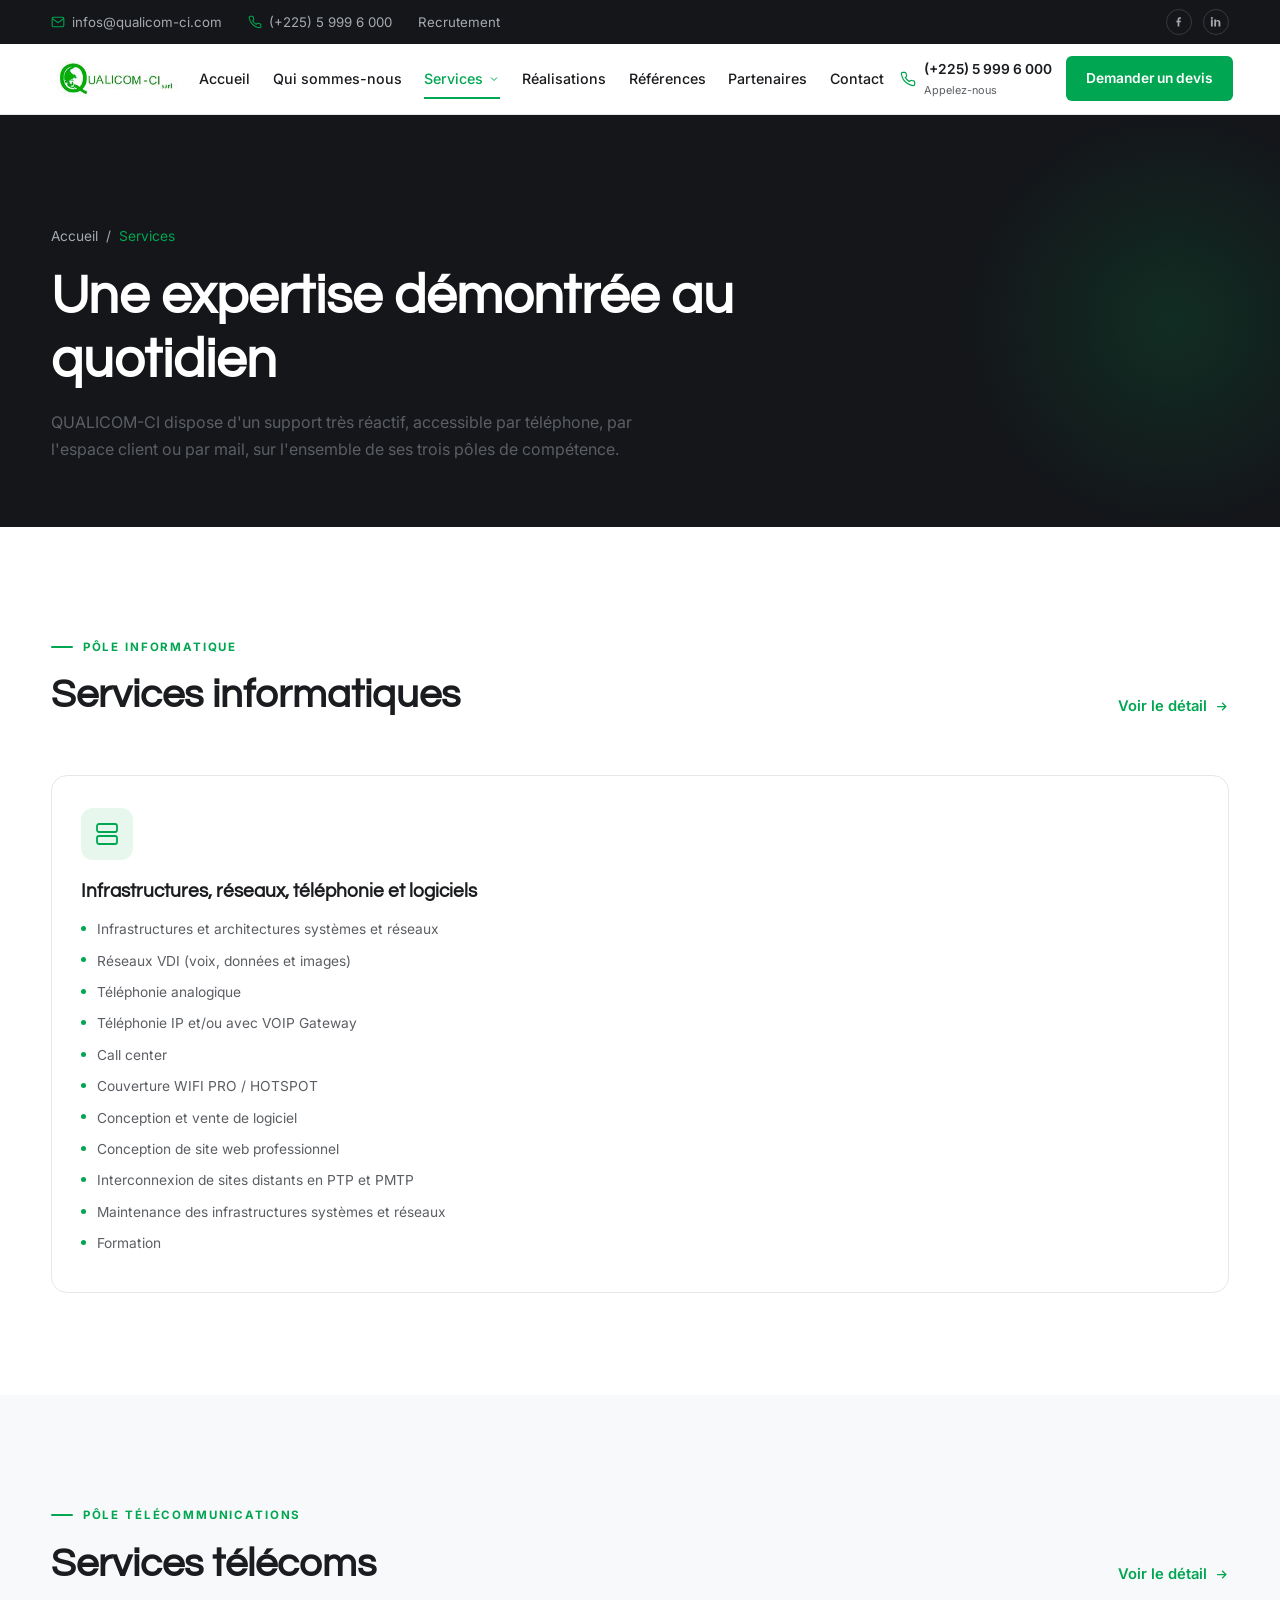
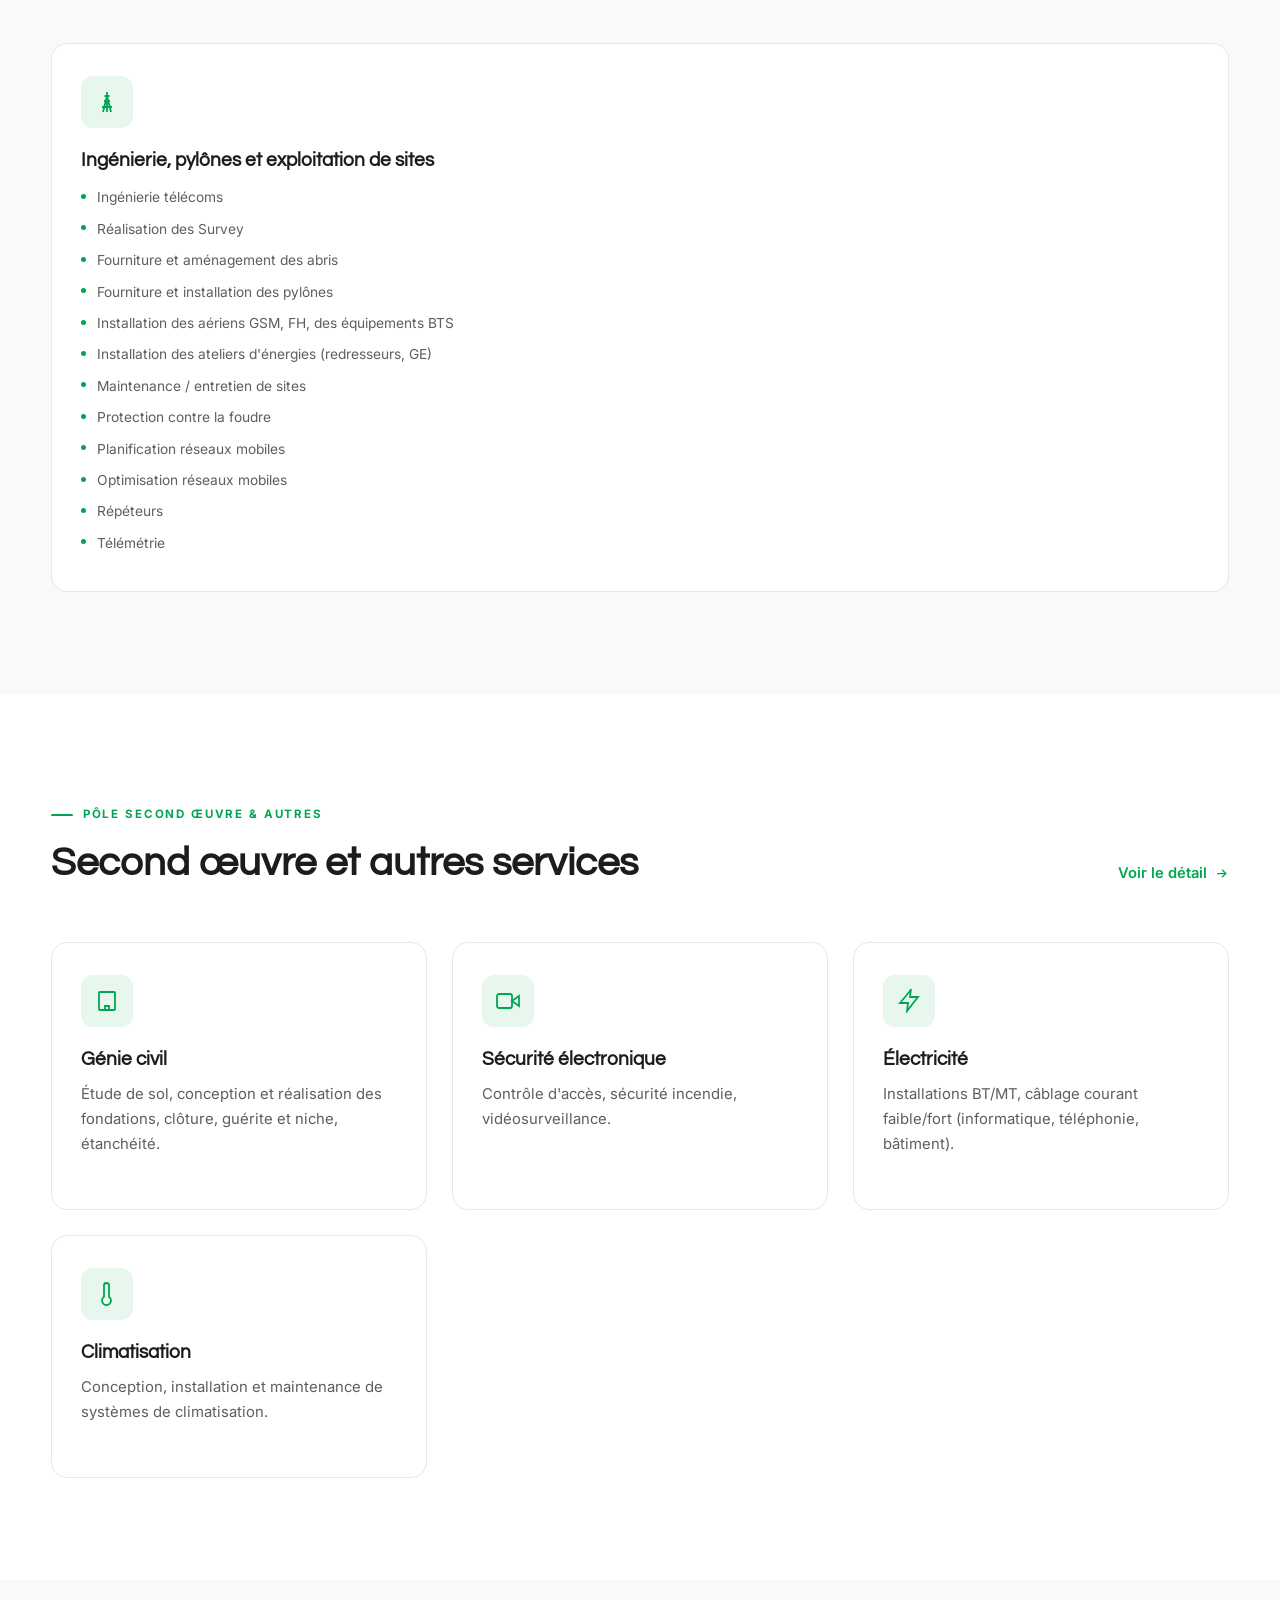
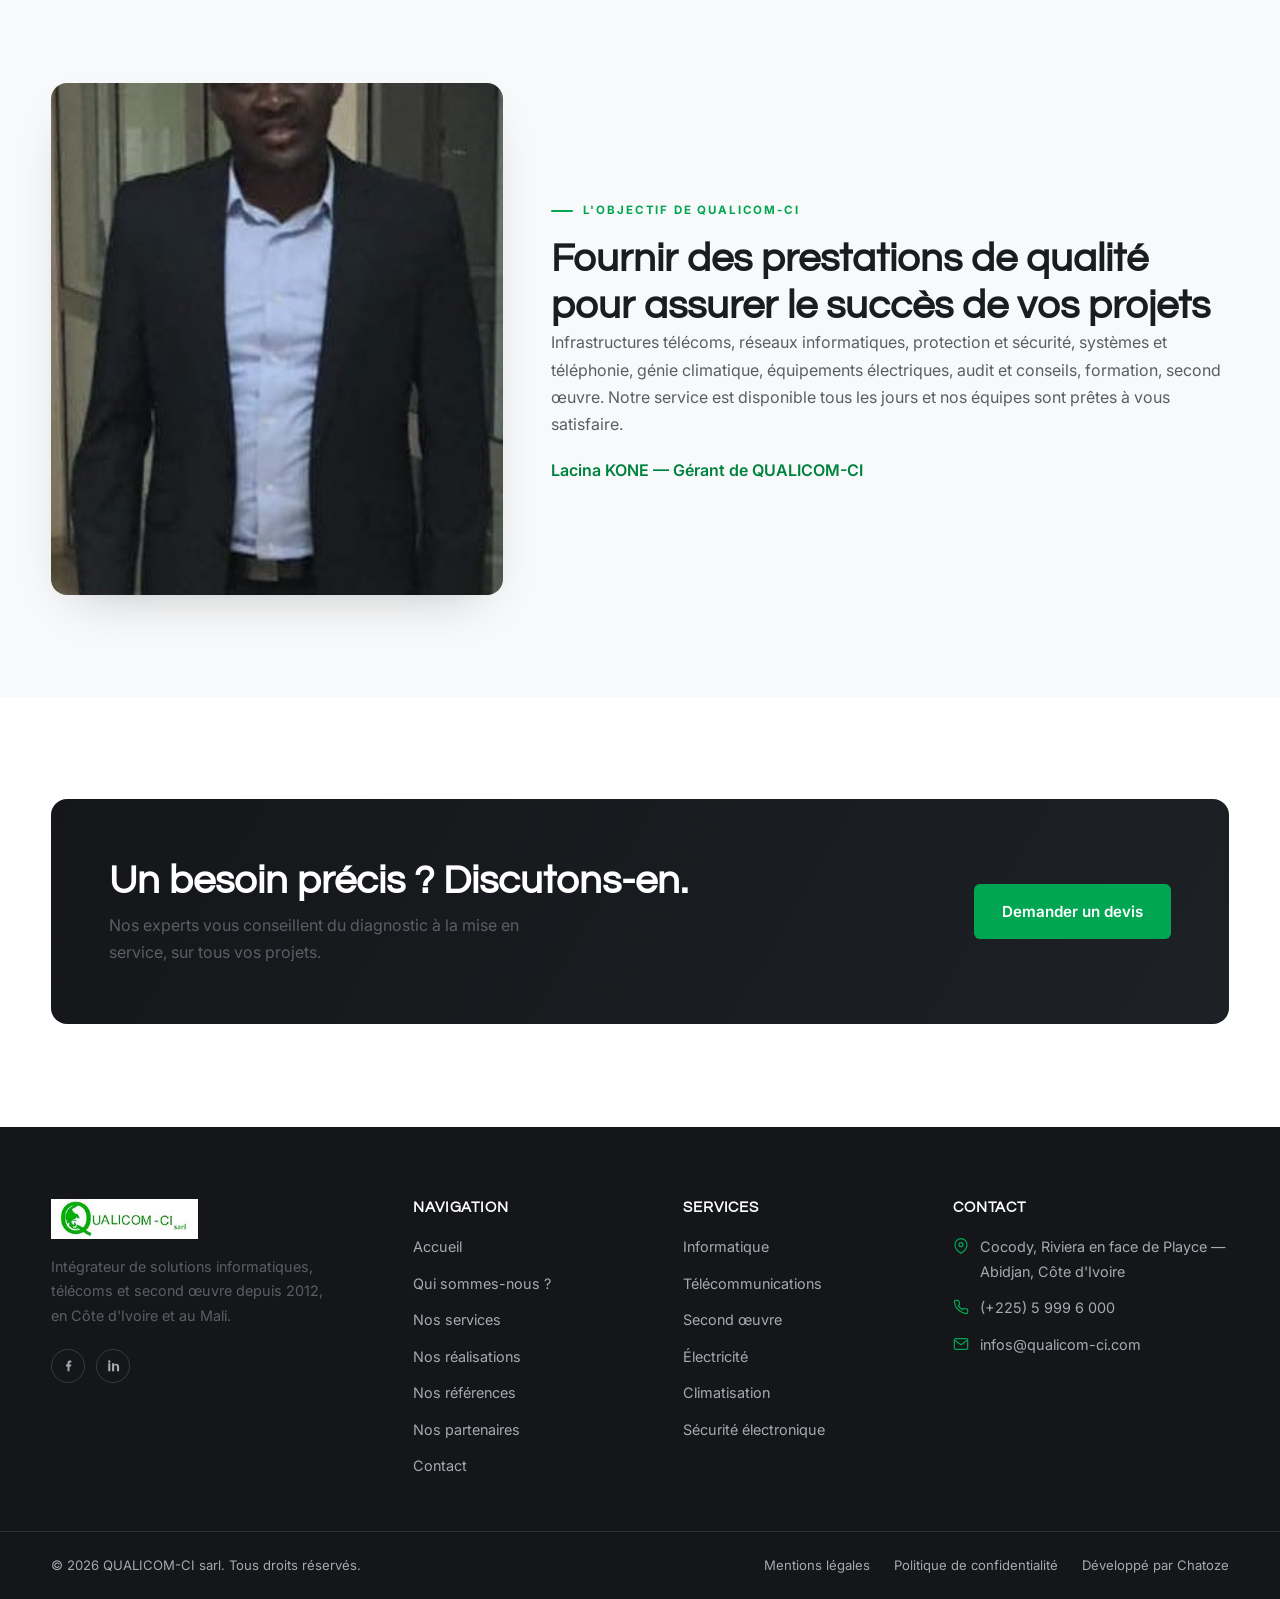
<file: services.html>
<!DOCTYPE html>
<html lang="fr">
<head>
<meta charset="UTF-8">
<meta name="viewport" content="width=device-width, initial-scale=1.0">
<title>Nos services — QUALICOM-CI sarl</title>
<meta name="description" content="Services informatiques, télécommunications, second œuvre et autres services : réseaux VDI, téléphonie IP, pylônes, génie civil, électricité, climatisation, sécurité électronique.">
<link rel="icon" type="image/png" href="assets/img/logo-mark.png">
<link rel="apple-touch-icon" href="assets/img/logo-mark.png">
<link rel="stylesheet" href="assets/css/style.css">
</head>
<body>
<a href="#main" class="skip-link">Aller au contenu</a>

<div class="topbar">
  <div class="container">
    <div class="topbar-left">
      <a href="mailto:infos@qualicom-ci.com" class="topbar-item"><svg viewBox="0 0 24 24" fill="none" stroke="currentColor" stroke-width="1.8"><rect x="2" y="4" width="20" height="16" rx="2"/><path d="M22 6l-10 7L2 6"/></svg> infos@qualicom-ci.com</a>
      <a href="tel:+2255999600" class="topbar-item"><svg viewBox="0 0 24 24" fill="none" stroke="currentColor" stroke-width="1.8"><path d="M22 16.92v3a2 2 0 0 1-2.18 2 19.79 19.79 0 0 1-8.63-3.07 19.5 19.5 0 0 1-6-6 19.79 19.79 0 0 1-3.07-8.67A2 2 0 0 1 4.11 2h3a2 2 0 0 1 2 1.72c.127.96.361 1.903.7 2.81a2 2 0 0 1-.45 2.11L8.09 9.91a16 16 0 0 0 6 6l1.27-1.27a2 2 0 0 1 2.11-.45c.907.339 1.85.573 2.81.7A2 2 0 0 1 22 16.92z"/></svg> (+225) 5 999 6 000</a>
      <a href="mailto:infos@qualicom-ci.com?subject=Recrutement" class="topbar-item">Recrutement</a>
    </div>
    <div class="topbar-social">
      <a href="#" aria-label="Facebook"><svg viewBox="0 0 24 24" fill="currentColor"><path d="M13.5 21v-7.5H16l.5-3H13.5V8.5c0-.9.25-1.5 1.55-1.5H16.5V4.3c-.27-.04-1.2-.11-2.28-.11-2.25 0-3.8 1.37-3.8 3.9V10.5H8v3h2.42V21h3.08z"/></svg></a>
      <a href="#" aria-label="LinkedIn"><svg viewBox="0 0 24 24" fill="currentColor"><path d="M6.94 8.5H3.56V21h3.38V8.5zM5.25 3.5a1.96 1.96 0 100 3.92 1.96 1.96 0 000-3.92zM21 21v-6.7c0-3.58-1.9-5.24-4.44-5.24-2.05 0-2.96 1.13-3.47 1.92V8.5H9.7c.05 1 0 12.5 0 12.5h3.38v-6.98c0-.37.03-.75.14-1.02.3-.75 1-1.53 2.16-1.53 1.53 0 2.14 1.16 2.14 2.87V21H21z"/></svg></a>
    </div>
  </div>
</div>

<header class="site-header">
  <div class="container header-inner">
    <a href="index.html" class="brand"><img src="assets/img/logo-qualicom.png" alt="QUALICOM-CI sarl"></a>
    <nav class="main-nav" aria-label="Navigation principale">
      <a href="index.html" class="nav-link">Accueil</a>
      <a href="qui-sommes-nous.html" class="nav-link">Qui sommes-nous</a>
      <div class="has-sub">
        <a href="services.html" class="nav-link active">Services <svg viewBox="0 0 24 24" fill="none" stroke="currentColor" stroke-width="2"><path d="M6 9l6 6 6-6"/></svg></a>
        <div class="subnav">
          <a href="services-informatique.html">Informatique</a>
          <a href="services-telecoms.html">Télécommunications</a>
          <a href="services-second-oeuvre.html">Second œuvre &amp; autres</a>
          <a href="services.html">Tous nos services</a>
        </div>
      </div>
      <a href="realisations.html" class="nav-link">Réalisations</a>
      <a href="nos-references.html" class="nav-link">Références</a>
      <a href="partenaires.html" class="nav-link">Partenaires</a>
      <a href="contact.html" class="nav-link">Contact</a>
    </nav>
    <div class="header-actions">
      <a href="tel:+2255999600" class="header-phone"><svg viewBox="0 0 24 24" fill="none" stroke="currentColor" stroke-width="1.8"><path d="M22 16.92v3a2 2 0 0 1-2.18 2 19.79 19.79 0 0 1-8.63-3.07 19.5 19.5 0 0 1-6-6 19.79 19.79 0 0 1-3.07-8.67A2 2 0 0 1 4.11 2h3a2 2 0 0 1 2 1.72c.127.96.361 1.903.7 2.81a2 2 0 0 1-.45 2.11L8.09 9.91a16 16 0 0 0 6 6l1.27-1.27a2 2 0 0 1 2.11-.45c.907.339 1.85.573 2.81.7A2 2 0 0 1 22 16.92z"/></svg><span>(+225) 5 999 6 000<small>Appelez-nous</small></span></a>
      <a href="contact.html" class="btn btn-primary btn-sm">Demander un devis</a>
      <button class="burger" id="burger" aria-label="Menu" aria-expanded="false"><span></span><span></span><span></span></button>
    </div>
  </div>
</header>

<div class="mobile-menu" id="mobile-menu">
  <div class="mobile-menu-top"><img src="assets/img/logo-qualicom.png" alt="QUALICOM-CI sarl"><button class="m-close" aria-label="Fermer"></button></div>
  <a href="index.html" class="m-link">Accueil</a>
  <a href="qui-sommes-nous.html" class="m-link">Qui sommes-nous</a>
  <a href="services.html" class="m-link">Services</a>
  <div class="m-sub"><a href="services-informatique.html">Informatique</a><a href="services-telecoms.html">Télécommunications</a><a href="services-second-oeuvre.html">Second œuvre &amp; autres</a></div>
  <a href="realisations.html" class="m-link">Réalisations</a>
  <a href="nos-references.html" class="m-link">Références</a>
  <a href="partenaires.html" class="m-link">Partenaires</a>
  <a href="contact.html" class="m-link">Contact</a>
  <a href="contact.html" class="btn btn-primary">Demander un devis</a>
</div>

<main id="main">

  <section class="page-hero">
    <div class="container">
      <div class="breadcrumb"><a href="index.html">Accueil</a> / <span class="accent">Services</span></div>
      <h1>Une expertise démontrée au quotidien</h1>
      <p>QUALICOM-CI dispose d'un support très réactif, accessible par téléphone, par l'espace client ou par mail, sur l'ensemble de ses trois pôles de compétence.</p>
    </div>
  </section>

  <section class="sec">
    <div class="container">
      <div class="sec-head split" data-reveal>
        <div>
          <div class="eyebrow">Pôle informatique</div>
          <h2>Services informatiques</h2>
        </div>
        <a href="services-informatique.html" class="btn-link">Voir le détail <svg viewBox="0 0 24 24" fill="none" stroke="currentColor" stroke-width="2"><path d="M5 12h14M13 6l6 6-6 6"/></svg></a>
      </div>
      <div class="card">
        <div class="card-icon"><svg viewBox="0 0 24 24" fill="none" stroke="currentColor" stroke-width="1.8"><rect x="2" y="2" width="20" height="8" rx="2"/><rect x="2" y="14" width="20" height="8" rx="2"/><line x1="6" y1="6" x2="6.01" y2="6"/><line x1="6" y1="18" x2="6.01" y2="18"/></svg></div>
        <h3>Infrastructures, réseaux, téléphonie et logiciels</h3>
        <ul>
          <li>Infrastructures et architectures systèmes et réseaux</li>
          <li>Réseaux VDI (voix, données et images)</li>
          <li>Téléphonie analogique</li>
          <li>Téléphonie IP et/ou avec VOIP Gateway</li>
          <li>Call center</li>
          <li>Couverture WIFI PRO / HOTSPOT</li>
          <li>Conception et vente de logiciel</li>
          <li>Conception de site web professionnel</li>
          <li>Interconnexion de sites distants en PTP et PMTP</li>
          <li>Maintenance des infrastructures systèmes et réseaux</li>
          <li>Formation</li>
        </ul>
      </div>
    </div>
  </section>

  <section class="sec sec-alt">
    <div class="container">
      <div class="sec-head split" data-reveal>
        <div>
          <div class="eyebrow">Pôle télécommunications</div>
          <h2>Services télécoms</h2>
        </div>
        <a href="services-telecoms.html" class="btn-link">Voir le détail <svg viewBox="0 0 24 24" fill="none" stroke="currentColor" stroke-width="2"><path d="M5 12h14M13 6l6 6-6 6"/></svg></a>
      </div>
      <div class="card">
        <div class="card-icon"><svg viewBox="0 0 24 24" fill="none" stroke="currentColor" stroke-width="1.8"><path d="M12 2v20M8 22l4-16 4 16M7 17h10M9 11h6M9.5 6h5"/></svg></div>
        <h3>Ingénierie, pylônes et exploitation de sites</h3>
        <ul>
          <li>Ingénierie télécoms</li>
          <li>Réalisation des Survey</li>
          <li>Fourniture et aménagement des abris</li>
          <li>Fourniture et installation des pylônes</li>
          <li>Installation des aériens GSM, FH, des équipements BTS</li>
          <li>Installation des ateliers d'énergies (redresseurs, GE)</li>
          <li>Maintenance / entretien de sites</li>
          <li>Protection contre la foudre</li>
          <li>Planification réseaux mobiles</li>
          <li>Optimisation réseaux mobiles</li>
          <li>Répéteurs</li>
          <li>Télémétrie</li>
        </ul>
      </div>
    </div>
  </section>

  <section class="sec">
    <div class="container">
      <div class="sec-head split" data-reveal>
        <div>
          <div class="eyebrow">Pôle second œuvre &amp; autres</div>
          <h2>Second œuvre et autres services</h2>
        </div>
        <a href="services-second-oeuvre.html" class="btn-link">Voir le détail <svg viewBox="0 0 24 24" fill="none" stroke="currentColor" stroke-width="2"><path d="M5 12h14M13 6l6 6-6 6"/></svg></a>
      </div>
      <div class="card-grid">
        <div class="card" data-reveal>
          <div class="card-icon"><svg viewBox="0 0 24 24" fill="none" stroke="currentColor" stroke-width="1.8"><rect x="4" y="3" width="16" height="18" rx="1"/><path d="M9 7h.01M15 7h.01M9 11h.01M15 11h.01M10 21v-4h4v4"/></svg></div>
          <h3>Génie civil</h3>
          <p>Étude de sol, conception et réalisation des fondations, clôture, guérite et niche, étanchéité.</p>
        </div>
        <div class="card" data-reveal data-delay="80">
          <div class="card-icon"><svg viewBox="0 0 24 24" fill="none" stroke="currentColor" stroke-width="1.8"><path d="M23 7l-7 5 7 5V7z"/><rect x="1" y="5" width="15" height="14" rx="2"/></svg></div>
          <h3>Sécurité électronique</h3>
          <p>Contrôle d'accès, sécurité incendie, vidéosurveillance.</p>
        </div>
        <div class="card" data-reveal data-delay="160">
          <div class="card-icon"><svg viewBox="0 0 24 24" fill="none" stroke="currentColor" stroke-width="1.8"><path d="M13 2L3 14h8l-1 8 11-14h-8l1-8z"/></svg></div>
          <h3>Électricité</h3>
          <p>Installations BT/MT, câblage courant faible/fort (informatique, téléphonie, bâtiment).</p>
        </div>
        <div class="card" data-reveal>
          <div class="card-icon"><svg viewBox="0 0 24 24" fill="none" stroke="currentColor" stroke-width="1.8"><path d="M14 14.76V3.5a2.5 2.5 0 0 0-5 0v11.26a4.5 4.5 0 1 0 5 0z"/></svg></div>
          <h3>Climatisation</h3>
          <p>Conception, installation et maintenance de systèmes de climatisation.</p>
        </div>
      </div>
    </div>
  </section>

  <section class="sec sec-alt">
    <div class="container">
      <div class="team-block">
        <div class="team-photo" data-reveal><img src="assets/img/gerant.jpg" alt="Lacina KONE, Gérant de QUALICOM-CI"></div>
        <div data-reveal data-delay="100">
          <div class="eyebrow">L'objectif de QUALICOM-CI</div>
          <h2>Fournir des prestations de qualité pour assurer le succès de vos projets</h2>
          <p style="margin-bottom:1.2rem">Infrastructures télécoms, réseaux informatiques, protection et sécurité, systèmes et téléphonie, génie climatique, équipements électriques, audit et conseils, formation, second œuvre. Notre service est disponible tous les jours et nos équipes sont prêtes à vous satisfaire.</p>
          <p style="font-weight:600;color:var(--green-dark)">Lacina KONE — Gérant de QUALICOM-CI</p>
        </div>
      </div>
    </div>
  </section>

  <section class="sec">
    <div class="container">
      <div class="cta-banner" data-reveal>
        <div><h2>Un besoin précis ? Discutons-en.</h2><p>Nos experts vous conseillent du diagnostic à la mise en service, sur tous vos projets.</p></div>
        <a href="contact.html" class="btn btn-primary">Demander un devis</a>
      </div>
    </div>
  </section>

</main>

<footer class="site-footer">
  <div class="container footer-top">
    <div class="footer-brand">
      <img src="assets/img/logo-qualicom.png" alt="QUALICOM-CI sarl">
      <p>Intégrateur de solutions informatiques, télécoms et second œuvre depuis 2012, en Côte d'Ivoire et au Mali.</p>
      <div class="footer-social">
        <a href="#" aria-label="Facebook"><svg viewBox="0 0 24 24" fill="currentColor"><path d="M13.5 21v-7.5H16l.5-3H13.5V8.5c0-.9.25-1.5 1.55-1.5H16.5V4.3c-.27-.04-1.2-.11-2.28-.11-2.25 0-3.8 1.37-3.8 3.9V10.5H8v3h2.42V21h3.08z"/></svg></a>
        <a href="#" aria-label="LinkedIn"><svg viewBox="0 0 24 24" fill="currentColor"><path d="M6.94 8.5H3.56V21h3.38V8.5zM5.25 3.5a1.96 1.96 0 100 3.92 1.96 1.96 0 000-3.92zM21 21v-6.7c0-3.58-1.9-5.24-4.44-5.24-2.05 0-2.96 1.13-3.47 1.92V8.5H9.7c.05 1 0 12.5 0 12.5h3.38v-6.98c0-.37.03-.75.14-1.02.3-.75 1-1.53 2.16-1.53 1.53 0 2.14 1.16 2.14 2.87V21H21z"/></svg></a>
      </div>
    </div>
    <div class="footer-col"><h4>Navigation</h4><ul>
      <li><a href="index.html">Accueil</a></li><li><a href="qui-sommes-nous.html">Qui sommes-nous ?</a></li><li><a href="services.html">Nos services</a></li><li><a href="realisations.html">Nos réalisations</a></li><li><a href="nos-references.html">Nos références</a></li><li><a href="partenaires.html">Nos partenaires</a></li><li><a href="contact.html">Contact</a></li>
    </ul></div>
    <div class="footer-col"><h4>Services</h4><ul>
      <li><a href="services-informatique.html">Informatique</a></li><li><a href="services-telecoms.html">Télécommunications</a></li><li><a href="services-second-oeuvre.html">Second œuvre</a></li><li><a href="services-second-oeuvre.html">Électricité</a></li><li><a href="services-second-oeuvre.html">Climatisation</a></li><li><a href="services-second-oeuvre.html">Sécurité électronique</a></li>
    </ul></div>
    <div class="footer-col"><h4>Contact</h4><ul class="footer-contact">
      <li><svg viewBox="0 0 24 24" fill="none" stroke="currentColor" stroke-width="1.8"><path d="M21 10c0 7-9 13-9 13s-9-6-9-13a9 9 0 0 1 18 0z"/><circle cx="12" cy="10" r="3"/></svg> Cocody, Riviera en face de Playce — Abidjan, Côte d'Ivoire</li>
      <li><svg viewBox="0 0 24 24" fill="none" stroke="currentColor" stroke-width="1.8"><path d="M22 16.92v3a2 2 0 0 1-2.18 2 19.79 19.79 0 0 1-8.63-3.07 19.5 19.5 0 0 1-6-6 19.79 19.79 0 0 1-3.07-8.67A2 2 0 0 1 4.11 2h3a2 2 0 0 1 2 1.72c.127.96.361 1.903.7 2.81a2 2 0 0 1-.45 2.11L8.09 9.91a16 16 0 0 0 6 6l1.27-1.27a2 2 0 0 1 2.11-.45c.907.339 1.85.573 2.81.7A2 2 0 0 1 22 16.92z"/></svg> (+225) 5 999 6 000</li>
      <li><svg viewBox="0 0 24 24" fill="none" stroke="currentColor" stroke-width="1.8"><rect x="2" y="4" width="20" height="16" rx="2"/><path d="M22 6l-10 7L2 6"/></svg> infos@qualicom-ci.com</li>
    </ul></div>
  </div>
  <div class="footer-bottom"><div class="container">
    <span>© <span data-year>2026</span> QUALICOM-CI sarl. Tous droits réservés.</span>
    <div class="footer-legal"><a href="#">Mentions légales</a><a href="#">Politique de confidentialité</a><span>Développé par Chatoze</span></div>
  </div></div>
</footer>

<button class="to-top" id="to-top" aria-label="Haut de page"><svg viewBox="0 0 24 24" fill="none" stroke="currentColor" stroke-width="2"><path d="M18 15l-6-6-6 6"/></svg></button>
<script src="assets/js/main.js"></script>
</body>
</html>
</file>
<file: assets/css/style.css>
/* ============================================================
   QUALICOM-CI sarl — Site institutionnel
   ============================================================ */

@import url('https://fonts.googleapis.com/css2?family=Questrial&family=Inter:wght@400;500;600;700;800&display=swap');

:root{
  --ink:#14161a;
  --ink-2:#1d2024;
  --ink-soft:#2a2e33;
  --green:#00a651;
  --green-dark:#00823f;
  --green-light:#e7f7ee;
  --white:#ffffff;
  --gray-50:#f8f9fa;
  --gray-100:#f2f3f4;
  --gray-200:#e6e7e9;
  --gray-300:#d4d6d9;
  --gray-400:#9a9da2;
  --text:#1a1c1f;
  --text-muted:#5b5e63;
  --text-on-dark:#eef0f2;
  --text-on-dark-muted:#a6aab0;
  --radius:10px;
  --radius-lg:16px;
  --shadow-sm:0 4px 14px -6px rgba(20,22,26,.12);
  --shadow:0 20px 50px -25px rgba(20,22,26,.28);
  --shadow-lg:0 30px 70px -30px rgba(20,22,26,.35);
  --font-display:'Questrial','Inter',system-ui,-apple-system,sans-serif;
  --font-body:'Inter',system-ui,-apple-system,sans-serif;
  --container:1200px;
  --ease:cubic-bezier(.4,0,.2,1);
}

/* ---------- Reset ---------- */
*,*::before,*::after{box-sizing:border-box;margin:0;padding:0}
html{scroll-behavior:smooth}
body{
  font-family:var(--font-body);
  background:var(--white);
  color:var(--text);
  line-height:1.7;
  font-size:16px;
  -webkit-font-smoothing:antialiased;
  -moz-osx-font-smoothing:grayscale;
  overflow-x:hidden;
}
img{max-width:100%;display:block}
a{color:inherit;text-decoration:none}
ul,ol{list-style:none}
button{font:inherit;background:none;border:0;cursor:pointer;color:inherit}
input,textarea,select{font:inherit;color:inherit}
:focus-visible{outline:2px solid var(--green);outline-offset:2px;border-radius:4px}

.skip-link{position:fixed;top:-60px;left:16px;z-index:2000;background:var(--green);color:#fff;padding:.7rem 1.2rem;border-radius:8px;font-weight:600;transition:top .25s}
.skip-link:focus{top:12px}

/* ---------- Layout ---------- */
.container{width:min(var(--container),92%);margin-inline:auto}
.sec{padding:clamp(64px,8vw,104px) 0}
.sec-sm{padding:clamp(40px,5vw,64px) 0}
.sec-alt{background:var(--gray-50)}
.sec-dark{background:var(--ink);color:var(--text-on-dark)}
.sec-head{max-width:640px;margin-bottom:clamp(36px,4.5vw,56px)}
.sec-head.center{margin-inline:auto;text-align:center}
.sec-head.split{display:flex;align-items:flex-end;justify-content:space-between;gap:2rem;max-width:none}

.eyebrow{
  display:inline-flex;align-items:center;gap:.6rem;
  font-size:.72rem;font-weight:700;letter-spacing:.16em;text-transform:uppercase;
  color:var(--green);margin-bottom:.9rem;
}
.eyebrow::before{content:"";width:22px;height:2px;background:var(--green);border-radius:2px}
.sec-head.center .eyebrow::before{display:none}

h1,h2,h3,h4{font-family:var(--font-display);line-height:1.18;font-weight:600;color:var(--text)}
.sec-dark h1,.sec-dark h2,.sec-dark h3,.sec-dark h4{color:#fff}
h1{font-size:clamp(2.1rem,4.6vw,3.4rem)}
h2{font-size:clamp(1.7rem,3.3vw,2.5rem)}
h3{font-size:1.2rem;font-weight:600}
h4{font-size:1.02rem;font-weight:600}
p{color:var(--text-muted)}
.sec-dark p{color:var(--text-on-dark-muted)}
.lead{font-size:1.08rem;max-width:56ch}
.text-white{color:#fff !important}

.accent{color:var(--green)}
.hl{position:relative;color:var(--green)}

/* ---------- Buttons ---------- */
.btn{
  display:inline-flex;align-items:center;gap:.55rem;
  padding:.85rem 1.7rem;border-radius:6px;
  font-weight:600;font-size:.95rem;white-space:nowrap;
  transition:all .2s var(--ease);cursor:pointer;border:1px solid transparent;
}
.btn svg{width:16px;height:16px;flex-shrink:0}
.btn-primary{background:var(--green);color:#fff}
.btn-primary:hover{background:var(--green-dark)}
.btn-outline{border-color:var(--gray-300);color:var(--text);background:transparent}
.btn-outline:hover{border-color:var(--text);background:var(--gray-50)}
.btn-outline-light{border-color:rgba(255,255,255,.35);color:#fff;background:transparent}
.btn-outline-light:hover{border-color:#fff;background:rgba(255,255,255,.08)}
.btn-white{background:#fff;color:var(--ink)}
.btn-white:hover{background:var(--gray-100)}
.btn-sm{padding:.6rem 1.2rem;font-size:.86rem}
.btn-link{display:inline-flex;align-items:center;gap:.45rem;color:var(--green);font-weight:600;font-size:.92rem}
.btn-link svg{width:15px;height:15px;transition:transform .2s var(--ease)}
.btn-link:hover svg{transform:translateX(3px)}

/* ---------- Topbar ---------- */
.topbar{background:var(--ink);color:var(--text-on-dark-muted);font-size:.83rem}
.topbar .container{display:flex;align-items:center;justify-content:space-between;padding:.55rem 0}
.topbar-left{display:flex;align-items:center;gap:1.6rem;flex-wrap:wrap}
.topbar a{color:inherit;transition:color .2s}
.topbar a:hover{color:#fff}
.topbar-item{display:flex;align-items:center;gap:.45rem}
.topbar-item svg{width:14px;height:14px;color:var(--green)}
.topbar-social{display:flex;gap:.7rem}
.topbar-social a{width:26px;height:26px;display:flex;align-items:center;justify-content:center;border-radius:50%;border:1px solid rgba(255,255,255,.15)}
.topbar-social svg{width:13px;height:13px}
.topbar-social a:hover{background:var(--green);border-color:var(--green)}

/* ---------- Header ---------- */
.site-header{position:sticky;top:0;z-index:900;background:#fff;border-bottom:1px solid var(--gray-200);transition:box-shadow .25s}
.site-header.scrolled{box-shadow:0 8px 24px -16px rgba(20,22,26,.25)}
.header-inner{display:flex;align-items:center;justify-content:space-between;gap:1rem;padding:.8rem 0}
.brand{display:flex;align-items:center;gap:.6rem;flex-shrink:0}
.brand img{height:36px;width:auto}
.main-nav{display:flex;align-items:center;gap:1.4rem;flex-shrink:0}
.nav-link{font-size:.89rem;font-weight:500;color:var(--text);position:relative;padding:.4rem 0;white-space:nowrap}
.nav-link::after{content:"";position:absolute;left:0;bottom:-2px;width:0;height:2px;background:var(--green);transition:width .2s var(--ease)}
.nav-link:hover,.nav-link.active{color:var(--green)}
.nav-link:hover::after,.nav-link.active::after{width:100%}
.has-sub{position:relative}
.has-sub>a{display:flex;align-items:center;gap:.3rem;white-space:nowrap}
.has-sub>a svg{width:12px;height:12px;flex-shrink:0}
.subnav{position:absolute;top:100%;left:0;background:#fff;box-shadow:var(--shadow-lg);border-radius:var(--radius);padding:.6rem;min-width:240px;opacity:0;visibility:hidden;transform:translateY(8px);transition:all .2s var(--ease);border:1px solid var(--gray-200)}
.has-sub:hover .subnav{opacity:1;visibility:visible;transform:translateY(4px)}
.subnav a{display:block;padding:.6rem .8rem;border-radius:6px;font-size:.9rem;color:var(--text);white-space:nowrap}
.subnav a:hover{background:var(--green-light);color:var(--green-dark)}
.header-actions{display:flex;align-items:center;gap:.9rem;flex-shrink:0}
.header-phone{display:flex;align-items:center;gap:.5rem;font-weight:600;font-size:.86rem;white-space:nowrap}
.header-phone svg{width:16px;height:16px;color:var(--green);flex-shrink:0}
.header-phone span{white-space:nowrap}
.header-phone span small{display:block;font-weight:400;color:var(--text-muted);font-size:.68rem;white-space:nowrap}

.burger{display:none;width:40px;height:40px;position:relative;flex-shrink:0}
.burger span{position:absolute;left:8px;right:8px;height:2px;background:var(--text);border-radius:2px;transition:all .25s var(--ease)}
.burger span:nth-child(1){top:13px}
.burger span:nth-child(2){top:19px}
.burger span:nth-child(3){top:25px}
.burger.open span:nth-child(1){transform:translateY(6px) rotate(45deg)}
.burger.open span:nth-child(2){opacity:0}
.burger.open span:nth-child(3){transform:translateY(-6px) rotate(-45deg)}

.mobile-menu{position:fixed;inset:0;top:0;background:#fff;z-index:950;transform:translateX(100%);transition:transform .3s var(--ease);overflow-y:auto;padding:1.5rem 1.5rem 3rem}
.mobile-menu.open{transform:translateX(0)}
.mobile-menu-top{display:flex;justify-content:space-between;align-items:center;margin-bottom:2rem}
.mobile-menu-top img{height:36px}
.m-close{width:40px;height:40px;position:relative}
.m-close::before,.m-close::after{content:"";position:absolute;top:50%;left:50%;width:20px;height:2px;background:var(--text);transform-origin:center}
.m-close::before{transform:translate(-50%,-50%) rotate(45deg)}
.m-close::after{transform:translate(-50%,-50%) rotate(-45deg)}
.m-link{display:block;padding:.95rem 0;font-size:1.1rem;font-weight:500;border-bottom:1px solid var(--gray-200)}
.m-sub{padding-left:1rem}
.m-sub a{display:block;padding:.65rem 0;font-size:.95rem;color:var(--text-muted)}
.mobile-menu .btn{margin-top:1.5rem;width:100%;justify-content:center}

/* ---------- Hero ---------- */
.hero{position:relative;background:var(--white);overflow:hidden}
.hero-grid{display:grid;grid-template-columns:1.05fr .95fr;gap:3rem;align-items:center;padding:clamp(56px,8vw,96px) 0 clamp(56px,8vw,88px)}
.hero-badge{display:inline-flex;align-items:center;gap:.5rem;background:var(--green-light);color:var(--green-dark);padding:.4rem .9rem;border-radius:100px;font-size:.8rem;font-weight:700;letter-spacing:.03em;margin-bottom:1.4rem}
.hero-badge .dot{width:6px;height:6px;border-radius:50%;background:var(--green)}
.hero h1{margin-bottom:1.2rem}
.hero p.lead{color:var(--text-muted);margin-bottom:1.8rem}
.hero-cta{display:flex;gap:1rem;flex-wrap:wrap;margin-bottom:2.2rem}
.hero-stats-inline{display:flex;gap:2.2rem;flex-wrap:wrap}
.hero-stats-inline div{}
.hero-stats-inline strong{display:block;font-family:var(--font-display);font-size:1.5rem;color:var(--ink)}
.hero-stats-inline span{font-size:.82rem;color:var(--text-muted)}
.hero-visual{position:relative;border-radius:var(--radius-lg);overflow:hidden;box-shadow:var(--shadow-lg)}
.hero-visual img{width:100%;height:100%;object-fit:cover;aspect-ratio:5/4.6}
.hero-visual-badge{position:absolute;bottom:1.2rem;left:1.2rem;right:1.2rem;background:rgba(20,22,26,.72);backdrop-filter:blur(6px);border-radius:var(--radius);padding:1rem 1.2rem;display:flex;align-items:center;gap:.9rem}
.hero-visual-badge svg{width:30px;height:30px;color:var(--green);flex-shrink:0}
.hero-visual-badge strong{color:#fff;display:block;font-size:.95rem}
.hero-visual-badge span{color:var(--text-on-dark-muted);font-size:.8rem}

/* ---------- Page hero (subpages) ---------- */
.page-hero{background:var(--ink);position:relative;padding:clamp(70px,9vw,110px) 0 clamp(48px,6vw,64px);overflow:hidden}
.page-hero::after{content:"";position:absolute;right:-8%;top:50%;transform:translateY(-50%);width:420px;height:420px;background:radial-gradient(circle,rgba(0,166,81,.16),transparent 70%)}
.breadcrumb{display:flex;align-items:center;gap:.5rem;font-size:.86rem;color:var(--text-on-dark-muted);margin-bottom:1rem;position:relative}
.breadcrumb a{color:var(--text-on-dark-muted)}
.breadcrumb a:hover{color:var(--green)}
.breadcrumb .accent{color:var(--green)}
.page-hero h1{color:#fff;max-width:720px;position:relative}
.page-hero p{max-width:600px;margin-top:1rem;position:relative}

/* ---------- Stat bar ---------- */
.stat-bar{background:var(--ink);color:#fff}
.stat-bar .container{display:grid;grid-template-columns:repeat(4,1fr);gap:1.5rem;padding:clamp(32px,4vw,44px) 0}
.stat-item{text-align:center;border-right:1px solid rgba(255,255,255,.1)}
.stat-item:last-child{border-right:none}
.stat-item strong{display:block;font-family:var(--font-display);font-size:clamp(1.8rem,3vw,2.4rem);color:var(--green)}
.stat-item span{font-size:.85rem;color:var(--text-on-dark-muted)}

/* ---------- Trust banner ---------- */
.trust-banner{background:var(--ink-2);position:relative;overflow:hidden}
.trust-banner .container{display:flex;align-items:center;justify-content:space-between;gap:2rem;padding:clamp(32px,4vw,44px) 0;position:relative;z-index:1}
.trust-banner h3{color:#fff;max-width:520px;font-weight:500}
.trust-banner-mark{position:absolute;right:-40px;top:50%;transform:translateY(-50%);opacity:.06;width:280px}

/* ---------- Feature icon row ---------- */
.feature-grid{display:grid;grid-template-columns:repeat(4,1fr);gap:2rem}
.feature-item{text-align:center}
.feature-icon{width:64px;height:64px;border-radius:50%;background:var(--green-light);display:flex;align-items:center;justify-content:center;margin:0 auto 1.1rem}
.feature-icon svg{width:28px;height:28px;color:var(--green)}
.feature-item h4{margin-bottom:.5rem}
.feature-item p{font-size:.92rem}

/* ---------- Cards ---------- */
.card-grid{display:grid;grid-template-columns:repeat(3,1fr);gap:1.6rem}
.card-grid.cols-2{grid-template-columns:repeat(2,1fr)}
.card{background:#fff;border:1px solid var(--gray-200);border-radius:var(--radius-lg);padding:2rem 1.8rem;transition:all .25s var(--ease)}
.card:hover{box-shadow:var(--shadow);border-color:transparent;transform:translateY(-4px)}
.card-icon{width:52px;height:52px;border-radius:12px;background:var(--green-light);display:flex;align-items:center;justify-content:center;margin-bottom:1.3rem}
.card-icon svg{width:24px;height:24px;color:var(--green)}
.card h3{margin-bottom:.7rem}
.card p{font-size:.93rem;margin-bottom:1.2rem}

.card-dark{background:var(--ink-2);border:1px solid rgba(255,255,255,.08);border-radius:var(--radius-lg);padding:2rem 1.8rem}
.card-dark .card-icon{background:rgba(0,166,81,.14)}
.card-dark h3{color:#fff}
.card-dark p{color:var(--text-on-dark-muted);font-size:.93rem;margin-bottom:1.2rem}
.card-dark .btn-link{color:var(--green)}

.card-photo{background:#fff;border-radius:var(--radius-lg);overflow:hidden;border:1px solid var(--gray-200);transition:all .25s var(--ease)}
.card-photo:hover{box-shadow:var(--shadow);transform:translateY(-4px)}
.card-photo-img{aspect-ratio:4/3;overflow:hidden}
.card-photo-img img{width:100%;height:100%;object-fit:cover;transition:transform .4s var(--ease)}
.card-photo:hover .card-photo-img img{transform:scale(1.06)}
.card-photo-body{padding:1.5rem 1.6rem}
.card-tag{display:inline-block;background:var(--green-light);color:var(--green-dark);font-size:.74rem;font-weight:700;letter-spacing:.04em;text-transform:uppercase;padding:.3rem .7rem;border-radius:100px;margin-bottom:.9rem}

/* ---------- Pills ---------- */
.pill-row{display:flex;flex-wrap:wrap;gap:.8rem;justify-content:center}
.pill{padding:.65rem 1.4rem;border-radius:100px;border:1px solid var(--gray-300);font-size:.9rem;font-weight:500;color:var(--text);transition:all .2s}
.pill:hover,.pill.active{background:var(--green);border-color:var(--green);color:#fff}

/* ---------- Challenges / dark 3-card section ---------- */
.challenge-head{max-width:640px;margin:0 auto clamp(36px,4.5vw,56px);text-align:center}

/* ---------- Contact split ---------- */
.contact-split{display:grid;grid-template-columns:.85fr 1.15fr;border-radius:var(--radius-lg);overflow:hidden;box-shadow:var(--shadow-lg)}
.contact-split-left{background:var(--ink);color:#fff;padding:clamp(2rem,4vw,3.2rem)}
.contact-split-left h1,.contact-split-left h2,.contact-split-left h3,.contact-split-left h4{color:#fff}
.contact-split-left p{margin-bottom:1.6rem;color:var(--text-on-dark-muted)}
.benefit-list li{display:flex;align-items:center;gap:.8rem;padding:.55rem 0;font-size:.94rem;color:var(--text-on-dark-muted)}
.benefit-list svg{width:18px;height:18px;color:var(--green);flex-shrink:0}
.contact-split-left .header-phone{margin-top:2rem;color:#fff}
.contact-split-right{background:#fff;padding:clamp(2rem,4vw,3.2rem)}

/* ---------- Forms ---------- */
.form-row{display:grid;grid-template-columns:1fr 1fr;gap:1rem}
.field{margin-bottom:1.1rem}
.field label{display:block;font-size:.86rem;font-weight:600;margin-bottom:.45rem}
.field input,.field select,.field textarea{width:100%;padding:.8rem 1rem;border:1px solid var(--gray-300);border-radius:8px;font-size:.94rem;background:#fff;transition:border-color .2s}
.field input:focus,.field select:focus,.field textarea:focus{outline:none;border-color:var(--green)}
.field textarea{resize:vertical;min-height:110px}
.form-success{display:none;background:var(--green-light);color:var(--green-dark);padding:1rem 1.2rem;border-radius:8px;font-size:.9rem;font-weight:600;margin-top:1rem}
.form-success.show{display:block}

/* ---------- Logo strip ---------- */
.logo-strip{display:grid;grid-template-columns:repeat(6,1fr);gap:1.5rem;align-items:center}
.logo-strip img{max-height:44px;width:auto;margin:0 auto;filter:grayscale(1);opacity:.55;transition:all .25s}
.logo-strip a:hover img,.logo-strip img:hover{filter:grayscale(0);opacity:1}

/* ---------- Team / gerant ---------- */
.team-block{display:grid;grid-template-columns:.8fr 1.2fr;gap:3rem;align-items:center}
.team-photo{border-radius:var(--radius-lg);overflow:hidden;box-shadow:var(--shadow)}
.team-photo img{aspect-ratio:3/3.4;object-fit:cover;width:100%}

/* ---------- Timeline / values ---------- */
.value-grid{display:grid;grid-template-columns:repeat(2,1fr);gap:1.5rem}

/* ---------- CTA banner ---------- */
.cta-banner{background:linear-gradient(120deg,var(--ink),var(--ink-2));border-radius:var(--radius-lg);padding:clamp(2.2rem,5vw,3.6rem);display:flex;align-items:center;justify-content:space-between;gap:2rem;flex-wrap:wrap}
.cta-banner h2{color:#fff;margin-bottom:.5rem}
.cta-banner p{max-width:46ch}

/* ---------- Logo cards (references / partners) ---------- */
.card-logo{height:44px;width:auto;object-fit:contain;margin-bottom:1.2rem}
.ref-card p{font-size:.88rem}
.card ul{margin-top:.6rem}
.card ul li{font-size:.86rem;color:var(--text-muted);padding:.25rem 0;padding-left:1rem;position:relative}
.card ul li::before{content:"";position:absolute;left:0;top:.85em;width:5px;height:5px;border-radius:50%;background:var(--green)}
.card-ext{display:inline-flex;align-items:center;gap:.4rem;color:var(--green);font-size:.85rem;font-weight:600;margin-top:.8rem}
.card-ext svg{width:14px;height:14px}

/* ---------- Contact offices / map ---------- */
.map-embed{border-radius:var(--radius-lg);overflow:hidden;box-shadow:var(--shadow);border:1px solid var(--gray-200)}
.map-embed iframe{width:100%;height:320px;border:0;display:block}
.office-card{background:#fff;border:1px solid var(--gray-200);border-radius:var(--radius-lg);padding:1.8rem}
.office-card h3{margin-bottom:1rem}
.office-card li{display:flex;gap:.7rem;align-items:flex-start;font-size:.92rem;color:var(--text-muted);padding:.4rem 0}
.office-card svg{width:16px;height:16px;color:var(--green);flex-shrink:0;margin-top:.15rem}

/* ---------- Gallery / lightbox ---------- */
.gallery-grid{display:grid;grid-template-columns:repeat(4,1fr);gap:1rem}
.gallery-grid .g-item{border-radius:var(--radius);overflow:hidden;cursor:pointer;aspect-ratio:1/1}
.gallery-grid .g-item img{width:100%;height:100%;object-fit:cover;transition:transform .35s}
.gallery-grid .g-item:hover img{transform:scale(1.08)}
.lightbox{position:fixed;inset:0;background:rgba(10,11,13,.94);z-index:1200;display:none;align-items:center;justify-content:center;padding:2rem}
.lightbox.open{display:flex}
.lightbox img{max-width:88vw;max-height:82vh;border-radius:8px;object-fit:contain}
.lb-close,.lb-prev,.lb-next{position:absolute;background:rgba(255,255,255,.08);border:1px solid rgba(255,255,255,.2);color:#fff;width:44px;height:44px;border-radius:50%;display:flex;align-items:center;justify-content:center}
.lb-close{top:1.5rem;right:1.5rem}
.lb-prev{left:1.5rem;top:50%;transform:translateY(-50%)}
.lb-next{right:1.5rem;top:50%;transform:translateY(-50%)}
.lb-close:hover,.lb-prev:hover,.lb-next:hover{background:var(--green);border-color:var(--green)}

/* ---------- Footer ---------- */
.site-footer{background:var(--ink);color:var(--text-on-dark-muted)}
.footer-top{padding:clamp(48px,6vw,72px) 0 2.5rem;display:grid;grid-template-columns:1.4fr 1fr 1fr 1.2fr;gap:2.5rem}
.footer-brand img{height:40px;margin-bottom:1rem}
.footer-brand p{font-size:.9rem;max-width:32ch}
.footer-social{display:flex;gap:.7rem;margin-top:1.3rem}
.footer-social a{width:34px;height:34px;border-radius:50%;border:1px solid rgba(255,255,255,.15);display:flex;align-items:center;justify-content:center}
.footer-social svg{width:15px;height:15px}
.footer-social a:hover{background:var(--green);border-color:var(--green)}
.footer-col h4{color:#fff;font-size:.92rem;text-transform:uppercase;letter-spacing:.06em;margin-bottom:1.2rem}
.footer-col li{margin-bottom:.75rem;font-size:.9rem}
.footer-col a:hover{color:var(--green)}
.footer-contact li{display:flex;gap:.7rem;align-items:flex-start}
.footer-contact svg{width:16px;height:16px;color:var(--green);flex-shrink:0;margin-top:.2rem}
.footer-bottom{border-top:1px solid rgba(255,255,255,.1);padding:1.4rem 0}
.footer-bottom .container{display:flex;justify-content:space-between;align-items:center;flex-wrap:wrap;gap:1rem;font-size:.82rem}
.footer-legal{display:flex;gap:1.5rem}
.footer-legal a:hover{color:#fff}

.to-top{position:fixed;bottom:1.6rem;right:1.6rem;width:46px;height:46px;border-radius:50%;background:var(--ink);color:#fff;display:flex;align-items:center;justify-content:center;box-shadow:var(--shadow);opacity:0;visibility:hidden;transform:translateY(10px);transition:all .25s var(--ease);z-index:400}
.to-top.show{opacity:1;visibility:visible;transform:translateY(0)}
.to-top:hover{background:var(--green)}
.to-top svg{width:18px;height:18px}

/* ---------- Scroll reveal ---------- */
[data-reveal]{opacity:0;transform:translateY(18px);transition:opacity .6s var(--ease),transform .6s var(--ease)}
[data-reveal].revealed{opacity:1;transform:translateY(0)}

/* ---------- Utilities ---------- */
.center{text-align:center}
.mt-0{margin-top:0}
.two-col{display:grid;grid-template-columns:1fr 1fr;gap:3rem;align-items:center}
.img-round{border-radius:var(--radius-lg);overflow:hidden;box-shadow:var(--shadow)}

/* ============================================================
   Responsive
   ============================================================ */
@media (max-width:1240px){
  .main-nav{display:none}
  .header-phone{display:none}
  .burger{display:block}
}
@media (max-width:1080px){
  .hero-grid{grid-template-columns:1fr;text-align:center}
  .hero-stats-inline{justify-content:center}
  .hero-cta{justify-content:center}
  .stat-bar .container{grid-template-columns:repeat(2,1fr);row-gap:2rem}
  .stat-item:nth-child(2){border-right:none}
  .feature-grid{grid-template-columns:repeat(2,1fr);row-gap:2.2rem}
  .card-grid{grid-template-columns:repeat(2,1fr)}
  .contact-split{grid-template-columns:1fr}
  .team-block{grid-template-columns:1fr}
  .footer-top{grid-template-columns:1fr 1fr;row-gap:2.4rem}
  .gallery-grid{grid-template-columns:repeat(3,1fr)}
  .logo-strip{grid-template-columns:repeat(3,1fr);row-gap:2rem}
  .value-grid{grid-template-columns:1fr}
  .two-col{grid-template-columns:1fr}
}
@media (max-width:720px){
  .topbar-left .topbar-item:not(:first-child){display:none}
  .card-grid{grid-template-columns:1fr}
  .feature-grid{grid-template-columns:1fr}
  .form-row{grid-template-columns:1fr}
  .footer-top{grid-template-columns:1fr}
  .gallery-grid{grid-template-columns:repeat(2,1fr)}
  .trust-banner .container{flex-direction:column;text-align:center}
  .cta-banner{flex-direction:column;text-align:center}
  .sec-head.split{flex-direction:column;align-items:flex-start}
}
@media (max-width:480px){
  .header-actions .btn{display:none}
  .header-inner{gap:.6rem}
  .topbar-left{gap:1rem}
  .stat-bar .container{grid-template-columns:1fr;row-gap:1.6rem}
  .stat-item{border-right:none;border-bottom:1px solid rgba(255,255,255,.1);padding-bottom:1.4rem}
  .stat-item:last-child{border-bottom:none;padding-bottom:0}
  .gallery-grid{grid-template-columns:repeat(2,1fr)}
  .logo-strip{grid-template-columns:repeat(2,1fr)}
}
</file>
